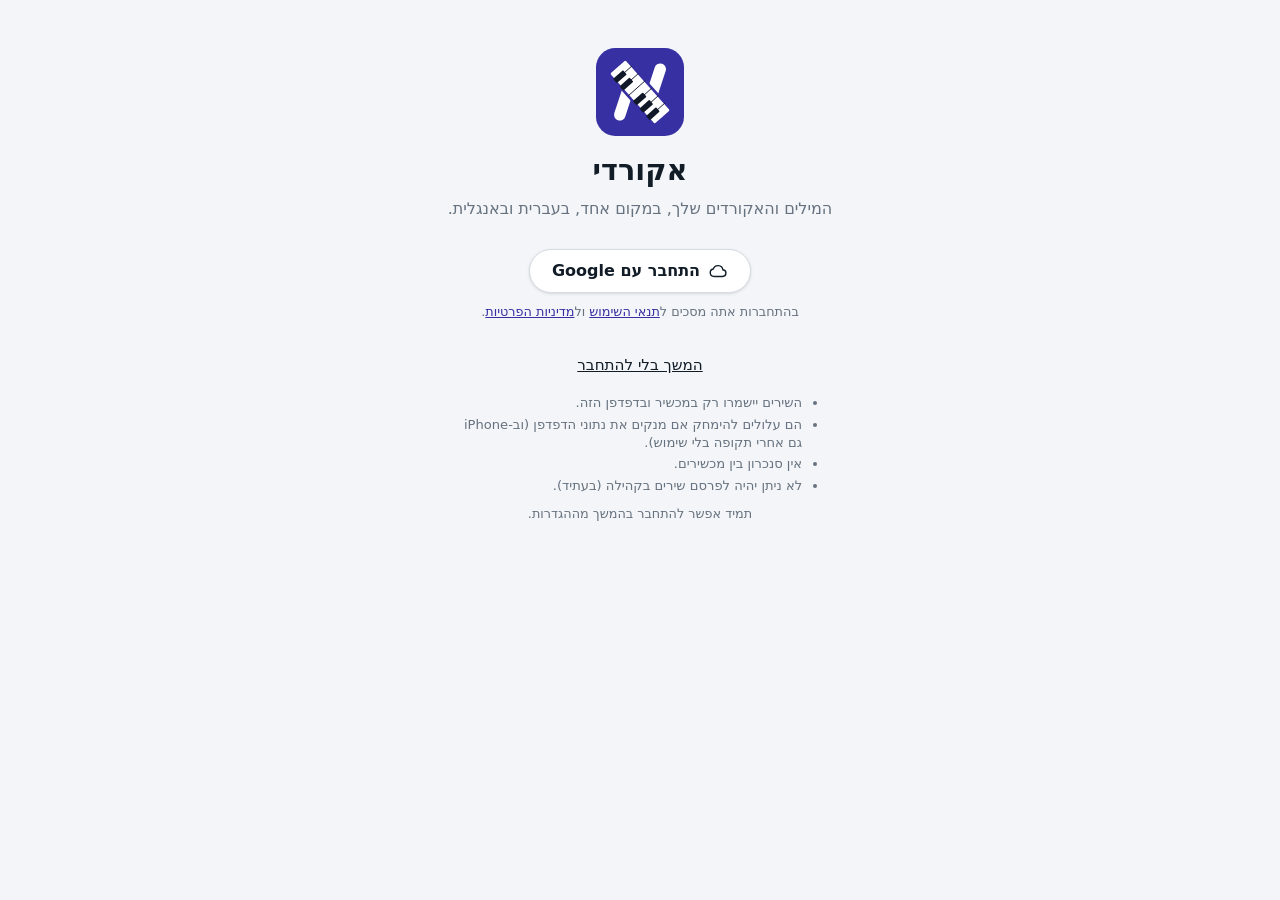
<file: index.html>
<!DOCTYPE html>
<html lang="he" dir="rtl">
<head>
<meta charset="utf-8">
<meta name="viewport" content="width=device-width, initial-scale=1, maximum-scale=1, user-scalable=no, viewport-fit=cover">
<title>אקורדי</title>
<link rel="icon" type="image/svg+xml" href="icon.svg">
<link rel="manifest" href="manifest.webmanifest">
<link rel="apple-touch-icon" href="icons/apple-touch-icon.png">
<meta name="theme-color" content="#f3f5f8">
<script>/* גרסת beta (סביבת בדיקות): כתובת נפרדת, אייקון ושם אחרים */window.BETA=/\.pages\.dev$/.test(location.hostname)||location.port==='8766';if(window.BETA){document.title='אקורדי beta';document.querySelector('link[rel=manifest]').href='manifest-beta.webmanifest';document.querySelector('link[rel=icon]').href='icon-beta.svg';document.querySelector('link[rel=apple-touch-icon]').href='icons/apple-touch-icon-beta.png'}</script>
<meta name="mobile-web-app-capable" content="yes">
<meta name="apple-mobile-web-app-capable" content="yes">
<meta name="apple-mobile-web-app-title" content="אקורדי">
<meta name="apple-mobile-web-app-status-bar-style" content="default">
<script>try{var th=localStorage.getItem('chords_theme');if(th==='light'||th==='dark')document.documentElement.dataset.theme=th}catch(e){}</script>
<style>
:root{color-scheme:light dark}:root[data-theme=light]{color-scheme:light}:root[data-theme=dark]{color-scheme:dark}
:root{--bg:#f3f5f8;--fg:#111c27;--mut:#66727f;--ch:#3730a3;--cd:#fff;--bd:#d6dce4;--hl:#e0e7ff;--gbg:#dcfce7;--gfg:#166534;box-sizing:border-box;padding-top:env(safe-area-inset-top,0px);padding-bottom:env(safe-area-inset-bottom,0px);--chev:url("data:image/svg+xml,%3Csvg xmlns='http://www.w3.org/2000/svg' viewBox='0 0 12 12'%3E%3Cpath d='M2.5 4.5 6 8l3.5-3.5' fill='none' stroke='%2366727f' stroke-width='1.6' stroke-linecap='round' stroke-linejoin='round'/%3E%3C/svg%3E")}
@media (prefers-color-scheme:dark){:root:not([data-theme="light"]){--bg:#10141b;--fg:#e8edf3;--mut:#93a0ad;--ch:#a5b4fc;--cd:#18202b;--bd:#2c3745;--hl:#312e81;--gbg:#143323;--gfg:#86efac;--chev:url("data:image/svg+xml,%3Csvg xmlns='http://www.w3.org/2000/svg' viewBox='0 0 12 12'%3E%3Cpath d='M2.5 4.5 6 8l3.5-3.5' fill='none' stroke='%2393a0ad' stroke-width='1.6' stroke-linecap='round' stroke-linejoin='round'/%3E%3C/svg%3E")}}
:root[data-theme="dark"]{--bg:#10141b;--fg:#e8edf3;--mut:#93a0ad;--ch:#a5b4fc;--cd:#18202b;--bd:#2c3745;--hl:#312e81;--gbg:#143323;--gfg:#86efac;--chev:url("data:image/svg+xml,%3Csvg xmlns='http://www.w3.org/2000/svg' viewBox='0 0 12 12'%3E%3Cpath d='M2.5 4.5 6 8l3.5-3.5' fill='none' stroke='%2393a0ad' stroke-width='1.6' stroke-linecap='round' stroke-linejoin='round'/%3E%3C/svg%3E")}
html{scroll-padding-top:env(safe-area-inset-top,0px)}
body{margin:0;background:var(--bg);color:var(--fg);font-family:system-ui,"Segoe UI",Arial,"Noto Sans Hebrew",sans-serif;line-height:1.4}
#app{max-width:760px;margin:0 auto;padding:0 14px 150px}
.bar{display:flex;align-items:center;gap:8px;padding:10px 0;position:sticky;top:env(safe-area-inset-top,0px);background:var(--bg);z-index:5;border-bottom:1px solid var(--bd)}
.tt{flex:1;font-size:1.1rem;min-width:0;overflow:hidden;text-overflow:ellipsis;white-space:nowrap}
.tt>b,.tt>small{display:block;overflow:hidden;text-overflow:ellipsis}
.sub{font-size:.72rem;font-weight:400;color:var(--mut)}
.ic{font-size:1.1rem;padding:4px 9px}
.bd .cd,.bd .cc{cursor:pointer}
.bd .cd{padding:3px 4px;margin:-3px -4px}
.pop{position:fixed;z-index:20;background:var(--cd);color:var(--fg);border:1px solid var(--bd);border-radius:12px;padding:10px 12px;box-shadow:0 6px 24px rgba(0,0,0,.25);max-width:calc(100vw - 16px)}
.ph{display:flex;align-items:center;gap:8px;margin-bottom:6px}.ph b{font-size:1.1rem;direction:ltr;flex:1}
.px{padding:2px 8px}
.dd{position:relative}
.mn{position:absolute;bottom:calc(100% + 6px);inset-inline-start:0;background:var(--cd);border:1px solid var(--bd);border-radius:10px;padding:4px;display:flex;flex-direction:column;gap:2px;z-index:15;box-shadow:0 6px 24px rgba(0,0,0,.25)}
.mn[hidden]{display:none}
.mi{display:flex;align-items:center;gap:8px;border:0;background:none;padding:6px 10px;border-radius:8px;cursor:pointer;white-space:nowrap}
.mi.on{background:var(--hl)}
.ic svg,.mi svg{width:22px;height:22px;stroke:currentColor;fill:none;stroke-width:1.6;stroke-linecap:round;stroke-linejoin:round}
.pg{display:flex;justify-content:center;direction:ltr}.pn{color:var(--mut);font-size:.85rem;text-align:center;margin-top:6px}
.sxn{direction:ltr;text-align:center;font-size:1.6rem;font-weight:600;color:var(--ch);white-space:pre;padding:2px 16px}
button,select,input,textarea{font:inherit;color:inherit}
.b{background:var(--cd);border:1px solid var(--bd);border-radius:8px;padding:7px 12px;cursor:pointer;text-decoration:none;color:var(--fg)}
.b:focus-visible,input:focus-visible,textarea:focus-visible,.gap:focus-visible{outline:2px solid var(--ch);outline-offset:2px}
.pr{background:var(--ch);color:var(--bg);border-color:var(--ch);font-weight:700}
.on{background:var(--hl);border-color:var(--ch)}
.card{display:flex;align-items:center;gap:10px;background:var(--cd);border:1px solid var(--bd);border-radius:10px;padding:12px;margin:10px 0;cursor:pointer}
.card{-webkit-tap-highlight-color:transparent;transition:background .12s}.card:active:not(:has(.b:active,.dd:active,.mn:active)){background:var(--hl)}
.card .n{flex:1;min-width:0;overflow-wrap:anywhere}.card small{color:var(--mut);display:block}
.em{color:var(--mut);padding:40px 0;text-align:center}
.f{display:block;width:100%;box-sizing:border-box;background:var(--cd);border:1px solid var(--bd);border-radius:8px;padding:9px;margin:8px 0}
textarea.f{min-height:300px;line-height:1.6}
/* חץ אחיד לרשימות נפתחות (אותו חץ גם בכפתור התיקייה), במקום החץ שמשתנה בין טלפונים */
select.f{-webkit-appearance:none;appearance:none;background-image:var(--chev);background-repeat:no-repeat;background-position:left 10px center;background-size:12px;padding-left:30px}
.chev{width:12px!important;height:12px!important;stroke:var(--mut)!important;stroke-width:1.6!important;stroke-linecap:round}
.row{display:flex;gap:8px;align-items:center}.row .f{flex:1}
.row.ctl{flex-wrap:wrap;margin:8px 0}.row.ctl>*{margin:0}.row.ctl .b{flex:none}
.bpw{display:flex!important;align-items:center;flex:1 1 5.5em!important;min-width:5.5em;padding:0 8px!important;cursor:text}.bpw input{border:0;background:none;color:inherit;font:inherit;width:100%;min-width:0;padding:9px 0;outline:none;-moz-appearance:textfield}
.bpw input::-webkit-outer-spin-button,.bpw input::-webkit-inner-spin-button{-webkit-appearance:none;margin:0}.bpw .sfx{color:var(--mut);font-size:.8em;flex:none;line-height:1;align-self:center}
.bpw:focus-within{border-color:var(--ch)}
.row.lkr .f{flex:2;min-width:0}.row.lkr .fpb{flex:1;min-width:0;width:auto;margin:8px 0;padding:9px 8px}.fpb .n{overflow:hidden;text-overflow:ellipsis;white-space:nowrap}
.tabs{display:flex;gap:6px;margin:10px 0}
.hint{color:var(--mut);font-size:.9rem;margin:6px 0 14px}
.ln{position:relative;margin:0 0 .15em;margin-inline-start:2.2em;line-height:1.35;min-height:1.2em}
.hc .w{margin-top:1.1em}
.w{display:inline-block;white-space:nowrap}
/* מילה ארוכה מרוחב השורה (למשל קישור): נשברת לשורה הבאה, והאקורדים נשארים על האותיות שלהם */
.w.brk,.w.brk>.lr{display:inline-flex;flex-wrap:wrap;max-width:100%}.hc .w.brk,.hc .w.brk>.lr{row-gap:1.1em}
.cl{position:relative;display:inline-block;white-space:pre}
.lr{unicode-bidi:isolate}.gl{unicode-bidi:isolate}
.ch{position:absolute;bottom:100%;left:50%;transform:translateX(-50%);font-size:.8em;font-weight:700;line-height:1.2;color:var(--ch);white-space:nowrap;direction:ltr;unicode-bidi:isolate}
.ch{display:flex;gap:.5em}
.cd{position:relative}
.ln[dir=rtl] .ch{flex-direction:row-reverse}
.ln[dir=rtl] .st .ch{left:0;transform:none}
.ln[dir=ltr] .st .ch{left:auto;right:0;transform:none}
.hy{display:inline-block;text-align:center;color:var(--mut);white-space:pre;direction:ltr;unicode-bidi:isolate}
.ed .cd{cursor:grab;touch-action:pan-y;user-select:none;-webkit-user-select:none;-webkit-touch-callout:none;padding:3px 4px;margin:-3px -4px}
.cl.dt{background:var(--hl);outline:2px solid var(--ch)}
.pvr{display:flex;align-items:center;gap:8px;direction:ltr}
.pmid{flex:1;min-width:0;display:flex;align-items:center;justify-content:center;gap:6px}
.pl2{display:flex;gap:6px;align-items:center}
.rw.ltr{direction:ltr}
.sl{min-width:1.4em}
.sl.st{position:absolute;inset-inline-start:-2.2em;width:2em;min-width:0}
.sl.en{margin-inline-start:.45em}
.ed .cl{cursor:pointer;border-radius:3px}.ed .cl:hover{background:var(--hl)}
.ed .sl{outline:1px dashed var(--bd)}
.cl.sel{background:var(--hl);box-shadow:0 0 0 2px var(--ch)}
/* בעריכה הסימון בשורת האקורדים ולא על האות (המשבצות בקצוות נשארות כמו שהן) */
.cl.sel:not(.sl){background:none;box-shadow:none}.cl.sel:not(.sl) .ch{background:var(--hl);box-shadow:0 0 0 2px var(--ch);border-radius:4px;padding:0 3px}
.cl.sel:not(.sl):not(:has(.ch))::before{content:'';position:absolute;bottom:100%;left:50%;transform:translateX(-50%);width:max(100%,14px);height:1.05em;margin-bottom:2px;background:var(--hl);box-shadow:0 0 0 2px var(--ch);border-radius:4px}
.cr{margin:2px 0 6px;margin-inline-start:2.2em}
.hd{display:flex;gap:8px;align-items:center;color:var(--mut);font-size:.8em;margin-bottom:2px}
.bd .cr.lb1{margin-top:1.1em}.bd .cr.lb1:first-child{margin-top:0}
.bd .cr:not(.sec)+.ln:not(.hc){margin-top:.7em}
.cr.sec .hd,.bd .cr .hd{font-weight:700;font-size:.8em;margin-bottom:0}
.cx{display:flex;flex-wrap:wrap;gap:8px 18px;align-items:center;font-weight:700;color:var(--ch);direction:ltr;justify-content:flex-start;font-size:.8em}
.cr.rtl .cx{justify-content:flex-end}.cx.bars{gap:8px 10px}.cx .cbar{color:var(--mut);font-weight:400;opacity:.7}.cc.c1{position:relative}.arw{position:absolute;bottom:100%;left:0;font-weight:400;color:var(--mut);pointer-events:none;line-height:1.3;font-size:1.1em}.cr.arm .cx{margin-top:1.3em}
.cx .cc{font:inherit}
.lb{background:none;border:0;border-bottom:1px dashed var(--bd);flex:1;padding:4px 0;font-size:.85rem}
.er{display:flex;align-items:flex-start;gap:6px}.er>.ln,.er>.cr{flex:1;min-width:0}
.gap{flex:none;width:24px;height:24px;margin-top:.7em;border-radius:50%;border:1px solid var(--bd);background:var(--cd);color:var(--mut);opacity:.65;font-size:15px;line-height:1;cursor:pointer;padding:0}
.gap:hover{opacity:1}
.cb,.tb{position:fixed;inset-inline:0;bottom:0;}
.cb{bottom:var(--kb,0px)}
.cb,.tb{position:fixed;inset-inline:0;background:var(--cd);border-top:1px solid var(--bd);padding:10px 14px calc(10px + env(safe-area-inset-bottom,0px));z-index:9}
.cb{box-sizing:border-box;display:flex;flex-direction:column;gap:6px;max-height:70vh;overflow-y:auto}
.phd{font-size:.75rem;color:var(--mut);text-align:center;margin-top:2px}
.cb .rw{margin:3px 0}
.rw.fit{flex-wrap:nowrap}.rw.fit>*{flex:1 1 0;min-width:0}.rw.fit .b{padding-inline:2px;width:100%}
.sar[hidden]{display:none}
.pside{flex:0 0 46px;display:flex;gap:6px;align-items:center}.pside.r{justify-content:flex-end}
.pmid .pv{min-width:0;overflow:hidden;text-overflow:ellipsis;white-space:nowrap}.pv.pvl{font-size:1.1rem}.pv.pvx{font-size:.95rem}.pmid .pa{padding-inline:7px;min-width:0}
.pv.pv0{color:var(--mut);font-weight:400;font-size:1rem}
.pus{flex-wrap:nowrap;overflow-x:auto;justify-content:center;scrollbar-width:none}
.whs{display:grid;grid-template-columns:.8fr 1.4fr 1fr;gap:6px;direction:ltr}
.wcol{display:flex;flex-direction:column;gap:2px;min-width:0}
.wlb{font-size:.72rem;color:var(--mut);text-align:center}
.wwrap{position:relative;border:1px solid var(--bd);border-radius:10px;overflow:hidden}
.wwrap::before{content:"";position:absolute;inset:28px 0 auto;height:28px;background:var(--hl);border-block:1px solid var(--ch);pointer-events:none}
.wh{position:relative;height:84px;overflow-y:auto;scroll-snap-type:y mandatory;scrollbar-width:none;padding-block:28px;box-sizing:border-box;overscroll-behavior:contain}
.wh::-webkit-scrollbar{display:none}.wh:focus-visible{outline:2px solid var(--ch);outline-offset:-2px}
.wi{height:28px;display:flex;align-items:center;justify-content:center;scroll-snap-align:center;cursor:pointer;color:var(--mut);direction:ltr}
.wi.cur{color:var(--ch);font-weight:700}
.wfd{position:absolute;inset:0;pointer-events:none;background:linear-gradient(var(--cd),transparent 35%,transparent 65%,var(--cd))}
.hdr{padding:0 0 4px}
.icr{display:flex;gap:6px;align-items:center;min-width:0}
.stk{position:sticky;top:env(safe-area-inset-top,0px);z-index:6;background:var(--bg);padding:10px 0 8px}
.stk.sh{box-shadow:0 1px 0 var(--bd)}
.mt{flex:1;min-width:0;overflow:hidden;text-overflow:ellipsis;white-space:nowrap;font-weight:700;font-size:1rem;opacity:0;transition:opacity .2s;padding:0 4px}
.stk.sh .mt{opacity:1}
@media (prefers-reduced-motion:reduce){.mt{transition:none}}
.tvn{background:none;border:0;padding:4px 2px;min-width:2.2em;text-align:center;cursor:pointer;direction:ltr;unicode-bidi:isolate;font-weight:600;color:var(--fg)}
.vctl .g.tone{gap:2px}
.icr .b.ic{width:44px;height:44px;padding:0;display:inline-flex;align-items:center;justify-content:center}
input[type=range],input[type=checkbox]{accent-color:var(--ch)}
html{overflow-x:clip}
.trow{display:flex;align-items:center;gap:8px;margin:12px 0 0}.trow .sti{flex:1;margin:0;min-width:0}
.hl{background:none;border:0;padding:4px;width:44px;height:44px;cursor:pointer;color:var(--mut);display:inline-flex;align-items:center;justify-content:center}
.hl svg{width:22px;height:22px;stroke:currentColor;fill:none;stroke-width:1.8;stroke-linecap:round;stroke-linejoin:round}
.hl.on{color:#e11d48}.hl.on svg{fill:currentColor}
.hl:focus-visible{outline:2px solid var(--ch);outline-offset:2px;border-radius:6px}
.sti{font-size:1.35rem;margin:12px 0 0;line-height:1.25;overflow-wrap:anywhere}
.sar{display:flex;align-items:center;gap:8px;color:var(--mut);font-size:.85rem;margin:2px 0 14px;min-height:1.2em}
.cpt{background:none;color:var(--mut);border:1px solid var(--bd);border-radius:6px;padding:0 7px;font-size:.78rem}
.cpt:empty{display:none}
.bpt{background:none;color:var(--mut);border:1px solid var(--bd);border-radius:6px;padding:0 7px;font-size:.78rem}.bpt:empty{display:none}
.nte{white-space:pre-wrap;font-size:.85rem;color:var(--mut);border-inline-start:3px solid var(--ch);padding:2px 10px;margin:-6px 0 12px}
textarea.f.nta{min-height:0;line-height:1.4;resize:vertical}
.pdfbox .pnote{white-space:pre-wrap;font-size:11px;color:#444!important;margin-top:4px}

.mn.dn{bottom:auto;top:calc(100% + 6px)}
.wel{max-width:420px;margin:0 auto;padding:48px 4px 40px;text-align:center}
.wel h1{font-size:1.8rem;margin:0 0 8px}.wlogo{width:88px;height:88px;display:block;margin:0 auto 14px}.wel .tag{color:var(--mut);margin:0 0 28px}
.gbtn{display:inline-flex;align-items:center;justify-content:center;gap:8px;padding:10px 22px;border-radius:999px;background:var(--cd);color:var(--fg);border:1px solid var(--bd);font-size:1rem;font-weight:600;cursor:pointer;box-shadow:0 1px 3px rgba(0,0,0,.12)}
.gbtn svg{width:20px;height:20px;stroke:currentColor;fill:none;stroke-width:1.7}
.gbtn:focus-visible{outline:2px solid var(--ch);outline-offset:2px}
.wide{display:block;width:100%;padding:12px;font-size:1rem;margin-top:14px}
.insr{display:flex;gap:8px;margin:6px 0 4px}
.insb{flex:1;display:flex;flex-direction:column;align-items:center;gap:4px;padding:10px 4px;font-size:.85rem}
.insb svg{width:28px;height:28px;stroke:currentColor;fill:none;stroke-width:1.6;stroke-linecap:round;stroke-linejoin:round}
.lbl{display:block;text-align:start;font-size:.9rem;margin:14px 0 2px}
.srow{display:flex;gap:6px;align-items:center;margin:4px 0 8px}
.sbox{position:relative;flex:1;min-width:0}.sbox input{width:100%;box-sizing:border-box;margin:0;padding-inline-end:34px}
.sbox .clr{position:absolute;inset-inline-end:4px;top:50%;transform:translateY(-50%);background:none;border:0;color:var(--mut);font-size:1rem;padding:6px;cursor:pointer}
.chips{display:flex;gap:6px;overflow-x:auto;padding:2px 0 8px;scrollbar-width:none;-webkit-overflow-scrolling:touch}.chips::-webkit-scrollbar{display:none}
.chip{flex:none;border-radius:999px;padding:6px 14px;font-size:.9rem;white-space:nowrap}
.chip.add{color:var(--mut);border-style:dashed}
.fsel{display:flex;flex-wrap:wrap;gap:6px;margin:6px 0 10px}
.pick{display:flex;align-items:center;gap:10px;background:var(--cd);border:1px solid var(--bd);border-radius:10px;padding:10px 12px;margin:6px 0;cursor:pointer}
.pick input{width:20px;height:20px}.pick .n{flex:1}.pick small{display:block;color:var(--mut)}
.fol{display:flex;gap:6px;align-items:center;margin:0 0 10px}
.fbtn{display:inline-flex;align-items:center;gap:6px;max-width:60vw}.fbtn span{overflow:hidden;text-overflow:ellipsis;white-space:nowrap}
.fbtn svg{width:20px;height:20px;stroke:currentColor;fill:none;stroke-width:1.7;stroke-linejoin:round;flex:none}
.mn.fl2{max-height:min(50vh,360px);overflow-y:auto;min-width:200px}
.frow{display:flex;align-items:center;gap:2px}.frow .mi{flex:1;text-align:start}
.pin{background:none;border:0;color:var(--mut);padding:6px 8px;cursor:pointer;opacity:.55}.pin.on{color:var(--ch);opacity:1}
.pin svg{width:18px;height:18px;stroke:currentColor;fill:none;stroke-width:1.7;stroke-linejoin:round}.pin.on svg{fill:currentColor}
.dlgw{position:fixed;inset-inline:0;top:var(--vvt,0px);height:var(--vvh,100%);z-index:50;background:rgba(0,0,0,.45);display:flex;align-items:flex-start;justify-content:center;padding:max(16px,min(12vh,80px)) 16px 16px;box-sizing:border-box;overflow-y:auto}
.dlg{background:var(--cd);color:var(--fg);border:1px solid var(--bd);border-radius:14px;padding:18px;width:100%;max-width:360px;box-shadow:0 10px 40px rgba(0,0,0,.35)}
.dlg h3{margin:0 0 8px;font-size:1.1rem}.dlg p{margin:0 0 10px;color:var(--mut);font-size:.95rem}
.dlg .f{margin:6px 0 14px}.dlgb{display:flex;gap:8px;justify-content:flex-end;flex-wrap:wrap}.dlgb.dlgv{flex-direction:column;align-items:stretch}
.danger{background:#dc2626;border-color:#dc2626;color:#fff;font-weight:700}
input[type=search]::-webkit-search-cancel-button,input[type=search]::-webkit-search-decoration{-webkit-appearance:none;appearance:none;display:none}
.dlg .plist{max-height:min(45vh,340px);overflow-y:auto;margin:6px 0 12px}
.dlg .pick{margin:4px 0;padding:8px 10px}
.dvc{background:var(--cd);border:1px solid var(--bd);border-radius:12px;padding:2px 14px;margin:8px 0 14px}.dvc .kv{display:flex;justify-content:space-between;align-items:baseline;gap:12px;padding:9px 0;border-bottom:1px solid var(--bd)}.dvc .kv:last-child{border-bottom:0}.dvc .kv span:first-child{color:var(--mut);font-size:.9rem;flex:none}.dvc .kv span:last-child{text-align:end;overflow-wrap:anywhere}.dvc .kv .ok{color:#16a34a}.dvc .kv .wr{color:#d97706}.dvc .kv .bd{color:#dc2626}.dvc .ac{display:flex;align-items:center;justify-content:space-between;gap:12px;padding:10px 0;border-bottom:1px solid var(--bd)}.dvc .ac:last-child{border-bottom:0}.dvc .ac div{flex:1}.dvc .ac small{display:block;color:var(--mut);font-size:.82rem;margin-top:2px}.dvc .ac .b{flex:none}.dvt .b{flex:1;padding-inline:4px}.betatag{position:fixed;top:env(safe-area-inset-top,0px);left:50%;transform:translateX(-50%);z-index:50;background:#b45309;color:#fff;font:600 10px/1 system-ui,sans-serif;letter-spacing:1px;padding:2px 8px 3px;border-radius:0 0 6px 6px;pointer-events:none}.dvs{position:sticky;top:env(safe-area-inset-top,0px);z-index:6;background:var(--bg);padding-bottom:2px;border-bottom:1px solid var(--bd)}.dvs .bar{position:static;border-bottom:0}.dvs .dvt{margin:2px 0 8px}.dvk.k3{grid-template-columns:repeat(3,1fr)}.dvk.k2{grid-template-columns:repeat(2,1fr)}.k3 .dvt1{padding:10px}.k3 .dvt1 small{font-size:.72rem}.dvr{display:flex;align-items:center;justify-content:space-between;gap:10px;flex-wrap:wrap;margin:10px 0 4px}.dvr .chk{margin:0}.dvfk{display:flex;gap:6px;flex-wrap:wrap;margin:8px 0}.dvl{font-size:.88rem;color:var(--mut);margin:8px 0 0}.dvc>div>input.f{width:100%;margin:0 0 6px}.dvfk .b{padding:6px 10px;font-size:.88rem}.dvsum{background:var(--hl);border-radius:10px;padding:10px 12px;margin:8px 0;font-size:.92rem}.dvsum a{color:var(--ch);font-weight:600}.dvx{display:flex;justify-content:flex-start;padding:4px 0 10px}.b.sm{padding:5px 10px;font-size:.85rem}.kv .b.sm{margin-inline-start:8px}.dvkd{font-weight:600;color:var(--ch)}.dvfe{margin:-4px 0 8px;font-size:.88rem}.cld{max-height:100%;box-sizing:border-box;display:flex;flex-direction:column;max-width:440px}.cld h3,.cld .dlgb{flex:none}.cll{overflow-y:auto;flex:1 1 auto;min-height:0;margin:4px 0 12px}.cli{padding:8px 0;border-bottom:1px solid var(--bd)}.cli:last-child{border-bottom:0}.clh{display:flex;justify-content:space-between;color:var(--mut);font-size:.85rem}.clh b{color:var(--fg)}.cli ul{margin:4px 0 0;padding-inline-start:18px}.cli li{font-size:.9rem;margin:2px 0}.clul{font-size:.8rem;color:var(--ch);margin:6px 0 0;font-weight:600}.clu li{color:var(--ch)}.dvbtn{padding-top:10px}.fbd select{margin:0 0 8px}.cof{display:flex;align-items:center;gap:12px;margin:26px 0 0;padding:14px;border-radius:16px;background:linear-gradient(135deg,#fff7e6,#ffe8c7);border:1px solid #f5d39a;color:#5b3712;text-decoration:none;box-shadow:0 2px 10px rgba(180,110,20,.12);transition:transform .15s}.cof:active{transform:scale(.98)}.cofi{font-size:2rem;line-height:1;flex:none;animation:cofw 3s ease-in-out infinite}@keyframes cofw{0%,100%{transform:rotate(0)}50%{transform:rotate(-8deg)}}.cofb{flex:1;min-width:0}.cofb b{display:block;font-size:.98rem}.cofb small{display:block;font-size:.82rem;line-height:1.4;opacity:.85;margin-top:2px}.cofg{flex:none;background:#ffdd00;color:#3b2408;font-weight:700;font-size:.88rem;padding:8px 13px;border-radius:999px;box-shadow:0 2px 0 #d4a900;white-space:nowrap}@media(prefers-color-scheme:dark){:root:not([data-theme="light"]) .cof{background:linear-gradient(135deg,#2d2213,#3a2a14);border-color:#5c4320;color:#f6dfb8;box-shadow:none}}:root[data-theme="dark"] .cof{background:linear-gradient(135deg,#2d2213,#3a2a14);border-color:#5c4320;color:#f6dfb8;box-shadow:none}.vfoot{text-align:center;color:var(--mut);font-size:.8rem;margin:22px 0 8px;line-height:1.7}.wnl{color:var(--ch);font-size:.85rem;position:relative}.wnl.dot::after{content:'';position:absolute;top:-1px;inset-inline-end:-9px;width:7px;height:7px;border-radius:50%;background:#e11d48}.hq{margin:0 0 8px;width:100%;flex:none}.hsec{border-bottom:1px solid var(--bd)}.hsec:last-child{border-bottom:0}.hh{display:flex;justify-content:space-between;align-items:center;width:100%;background:none;border:0;color:inherit;font:inherit;font-weight:600;padding:11px 2px;cursor:pointer;text-align:start}.hc{color:var(--fg);font-size:1.2rem;line-height:1}.hil{padding:0 2px 10px}.hit{padding:5px 0;font-size:.92rem;line-height:1.45}.hit b{display:block;font-size:.92rem}.hit span{color:var(--mut)}.wns{margin:6px 0 0}.wnh{font-weight:600;font-size:.9rem}.wns ul{margin:2px 0 0;padding-inline-start:18px}.wns li{font-size:.9rem;margin:2px 0}.dve code{display:block;font-size:.8rem;margin:0 0 10px;overflow-wrap:anywhere}.dvk{display:grid;grid-template-columns:repeat(auto-fit,minmax(130px,1fr));gap:8px;margin:8px 0 14px}.dvt1{background:var(--cd);border:1px solid var(--bd);border-radius:12px;padding:12px 14px}.dvt1 b{display:block;font-size:1.6rem;line-height:1.1;font-variant-numeric:tabular-nums}.dvt1 span{color:var(--mut);font-size:.88rem}.dvt1 small{display:block;color:var(--mut);font-size:.78rem;margin-top:2px;white-space:pre-line}.dvch{padding:10px 12px}.dvg{width:100%;height:auto;display:block}.dvg .bar{fill:var(--ch)}.dvg .hit{fill:transparent}.dvg g:hover .bar{opacity:.75}.dvg .ax{stroke:var(--bd);stroke-width:1}.dvax{display:flex;justify-content:space-between;color:var(--mut);font-size:.78rem;margin-top:4px}.dvb{padding:8px 0;border-bottom:1px solid var(--bd)}.dvb:last-child{border-bottom:0}.dvbt{display:flex;justify-content:space-between;gap:10px;font-size:.92rem;margin-bottom:5px}.dvbt span:last-child{color:var(--mut);font-variant-numeric:tabular-nums;white-space:nowrap}.dvbr{height:6px;background:var(--hl);border-radius:3px;overflow:hidden}.dvbr i{display:block;height:100%;background:var(--ch);border-radius:3px}.dvh{display:flex;justify-content:space-between;align-items:center;gap:8px;color:var(--mut);font-size:.88rem;margin:4px 0}.dve2{padding:9px 0;border-bottom:1px solid var(--bd)}.dve2:last-child{border-bottom:0}.dve2 code{display:block;font-size:.82rem;overflow-wrap:anywhere;text-align:left}.dve2 small{color:var(--mut);font-size:.78rem}.dvf{padding:10px 14px}.dvf.dn{opacity:.6}.dvfm{display:flex;justify-content:space-between;gap:10px;flex-wrap:wrap;color:var(--mut);font-size:.82rem}.dvf p{margin:8px 0 10px;white-space:pre-wrap;overflow-wrap:anywhere}.dvc>textarea.f,.dvc>select.f{width:100%;margin:6px 0}.dvc>.row{margin:6px 0 12px;justify-content:flex-end}.fbd textarea{width:100%;resize:vertical;margin:0 0 8px}.fbd .f{margin:0 0 8px}.dve{text-align:center;color:var(--mut);padding:28px 12px}
.ipk .ipt{display:flex;align-items:center;justify-content:space-between;gap:8px;margin:2px 0 4px}.ipk .ipc{color:var(--mut);font-size:.9rem}.ipk .ipx{font-size:.75rem;color:var(--mut);border:1px solid var(--bd);border-radius:6px;padding:1px 6px;white-space:nowrap}.ipk .b:disabled{opacity:.5;cursor:default}
.nfr{display:flex;gap:6px;margin:4px 0}.nfr .f{margin:0;flex:1}
.fpb{display:flex;align-items:center;gap:8px;text-align:start;width:100%}.fpb svg{width:20px;height:20px;stroke:currentColor;fill:none;stroke-width:1.7;flex:none}
.fpb small{display:block;color:var(--mut);font-size:.8rem;overflow:hidden;text-overflow:ellipsis;white-space:nowrap}.fpb .n{flex:1;min-width:0}
.bd .ln,.bd .cr{margin-inline-start:1.1em}
.bd .sl.st{inset-inline-start:-1.1em;width:1em}
.vctl{display:flex;flex-wrap:wrap;align-items:center;gap:6px 16px;margin:2px 0 14px;font-size:.9rem}.vctl .g{display:flex;gap:6px;align-items:center}
.tr1 input[type=range]{flex:0 1 110px;width:110px;min-width:60px}
.tr1 .sgi{height:auto;border-radius:8px;padding:7px 10px}
.seg{display:inline-flex;align-items:stretch;border:1px solid var(--bd);border-radius:12px;overflow:hidden;background:var(--cd);height:40px}
.seg>*{border:0;border-radius:0;background:none;color:var(--fg);font:inherit;display:flex;align-items:center;justify-content:center;padding:0 12px;cursor:pointer;margin:0}
.seg>*+*{border-inline-start:1px solid var(--bd)}
.seg>.on{background:var(--hl);color:var(--ch);font-weight:600}
.seg>*:focus-visible{outline:2px solid var(--ch);outline-offset:-2px}
.seg .val{min-width:44px;flex-direction:column;line-height:1.05;padding:0 8px}
.seg .val small{font-size:10px;color:var(--mut)}.seg .val b{direction:ltr;unicode-bidi:isolate;font-size:15px}
.seg .a1{font-size:13px;font-weight:700}.seg .a2{font-size:20px;font-weight:700}
.sgi{height:40px;border-radius:12px;padding:0 10px}
.vctl{gap:8px 10px}
.pdfbox,.pdfbox *{font-family:PdfAlef,Arial,sans-serif!important}
.pdfbox .ch,.pdfbox .cx,.pdfbox .cc{color:#1e3a8a!important}.pdfbox .hd{color:#555!important}.pdfbox .hc{color:#111!important}.pdfbox .hy{color:#888!important}.pdfbox .cbar{color:#999!important}
.pdfbox .pdfh{margin-bottom:16px}.pdfbox .pt{font-size:20px;font-weight:700}.pdfbox .pt.big{font-size:30px;margin-top:140px}
.pdfbox .pm{font-size:11px;color:#555;margin-top:3px}
.pdfbox .toc{display:flex;justify-content:space-between;gap:12px;font-size:12px;padding:6px 0;border-bottom:1px solid #ddd}.pdfbox .tn{direction:ltr;color:#555}
.pdfbox .pfoot{font-size:8px;color:#888}
.hello{color:var(--mut);margin:2px 0 12px;font-size:.95rem}.brand{display:flex;align-items:center;gap:12px;margin:12px 0}.blogo{width:52px;height:52px;flex:none;border-radius:12px}.btx{min-width:0}.brand .sti{margin:0}.brand .hello{margin:2px 0 0}.mlogo{width:22px;height:22px;vertical-align:middle;margin-inline-end:6px;border-radius:5px}
.legal{font-size:.8rem;color:var(--mut);margin:10px 0 26px}.sec .legal{text-align:center}.cts .f{display:block;width:100%;margin:0 0 8px}.ctok{color:var(--gfg);margin:0 0 8px;font-size:.92rem}.ctr{display:flex;justify-content:flex-end}.devk{display:inline-flex;align-items:center;gap:6px;padding:6px 12px;border-radius:999px;font-size:.92rem;flex:none}.devk svg{width:18px;height:18px;fill:none;stroke:currentColor;stroke-width:1.8;stroke-linecap:round;stroke-linejoin:round}.legal a{color:var(--ch)}
.skip{background:none;border:0;color:var(--fg);text-decoration:underline;cursor:pointer;font-size:.95rem;padding:8px}
.lim{text-align:start;font-size:.82rem;color:var(--mut);margin:10px auto 0;padding-inline-start:1.2em;max-width:340px}.lim li{margin:3px 0}
.chk{display:flex;gap:8px;align-items:flex-start;text-align:start;font-size:.9rem;margin:12px 0}.chk input{margin-top:3px}
.acc{background:var(--cd);border:1px solid var(--bd);border-radius:10px;padding:12px;margin:8px 0}
.cld.ok{color:#16a34a;border-color:#16a34a}.cld.need{color:#d97706;border-color:#d97706}.cld.off{color:var(--mut)}.cld.err{color:#dc2626;border-color:#dc2626}
.cld.busy svg{animation:pul 1s ease-in-out infinite}@keyframes pul{50%{opacity:.35}}
@media (prefers-reduced-motion:reduce){.cld.busy svg{animation:none}}
.wel .nudge{text-align:start;margin:-24px 0 24px}
.mvs h1{font-size:1.5rem}.mvs .tag{direction:ltr;font-weight:600;color:var(--fg)}.mvs .b{display:block;margin:20px auto 8px;min-width:200px}.mvs .bk{margin-top:28px}.mvs .phint{margin-top:6px}.nudge{display:flex;align-items:center;gap:8px;background:var(--hl);border-radius:10px;padding:10px 12px;margin:4px 0 10px;font-size:.9rem}.nudge span{flex:1}
.fab{position:fixed;left:16px;bottom:calc(18px + env(safe-area-inset-bottom,0px));width:58px;height:58px;border-radius:50%;border:0;background:var(--ch);color:var(--bg);box-shadow:0 6px 18px rgba(0,0,0,.3);display:flex;align-items:center;justify-content:center;cursor:pointer;z-index:8}
.fabd{position:fixed;left:16px;bottom:calc(18px + env(safe-area-inset-bottom,0px));z-index:8}.fabd .fab{position:static}.fabd .mn{bottom:calc(100% + 8px)}
.f.bad{border-color:#dc2626;box-shadow:0 0 0 1px #dc2626}
.row.tar{align-items:stretch}.flw{position:relative;flex:1;min-width:0;transition:flex-grow .15s}.flw:first-child{flex:1.4}.flw:focus-within{flex:2.6}
.flw .f{padding:20px 10px 6px}.flw .f::placeholder{color:transparent}.fll{position:absolute;top:13px;inset-inline-start:11px;font-size:.68rem;color:var(--mut);pointer-events:none}
.row.ctl .dtb{padding-inline:9px}
.lnkb{background:none;border:0;padding:0;color:var(--ch);text-decoration:underline;cursor:pointer;font-size:inherit}
.psd{display:flex;flex-direction:column;gap:8px;max-height:calc(100dvh - 32px)}.psd h3{margin:0}.psd .f{margin:0}.psd .dlgb{margin-top:4px}.psd textarea{flex:1;min-height:min(46vh,420px);font-family:ui-monospace,Menlo,Consolas,monospace;font-size:.85rem;white-space:pre;overflow-x:auto}.psd textarea::placeholder{white-space:pre-line;font-family:system-ui,'Segoe UI',Arial,sans-serif}.psd textarea:placeholder-shown{direction:rtl}.phint{margin:0;color:var(--mut);font-size:.82rem;line-height:1.35}.perr{color:#dc2626;margin:0;font-size:.9rem}
.fab svg{width:28px;height:28px;stroke:currentColor;fill:none;stroke-width:2.4;stroke-linecap:round}
.fab:focus-visible{outline:2px solid var(--fg);outline-offset:3px}
.hrt{color:var(--mut)}.hrt.on{color:#e11d48;border-color:#e11d48}
.hrt.on svg{fill:currentColor}
.card .hrt{border:0;background:none;padding:6px}
.mn.le{inset-inline-start:auto;inset-inline-end:0}
.sp{flex:1}
.mrow{display:flex;align-items:center;gap:8px;direction:ltr;padding:4px}
.mrow .b{width:44px;height:40px;padding:0;font-size:1.2rem;touch-action:manipulation;user-select:none;-webkit-user-select:none}
.bpm{min-width:3.2em;text-align:center;font-size:1.5rem;font-weight:700;line-height:1}.bpm small{display:block;font-size:.65rem;font-weight:400;color:var(--mut)}
.mgo{margin:4px;justify-content:center}
.ic.beat{background:var(--ch);color:var(--bg);border-color:var(--ch)}
.ic.live{color:#dc2626;border-color:#dc2626}
.cam{position:fixed;z-index:25;top:calc(80px + env(safe-area-inset-top,0px));left:12px;width:132px;background:var(--cd);border:1px solid var(--bd);border-radius:12px;padding:4px;box-shadow:0 6px 24px rgba(0,0,0,.3);touch-action:none}
.cam video{display:block;width:100%;aspect-ratio:3/4;object-fit:cover;border-radius:8px;transform:scaleX(-1);background:#000}
.cbar{display:flex;align-items:center;justify-content:space-between;gap:4px;margin-top:4px}
.recb{width:38px;height:38px;border-radius:50%;border:3px solid var(--fg);background:#dc2626;padding:0;cursor:pointer}
.recb.on{border-radius:10px;width:34px;height:34px;margin:2px}
.ctm{font-size:.8rem;color:#dc2626;font-variant-numeric:tabular-nums;min-width:2.6em;text-align:center}
.csv{width:100%;margin-top:4px;padding:6px 4px}
.vgh{font-size:1rem;margin:18px 0 6px}
.vit{display:flex;align-items:center;gap:8px;background:var(--cd);border:1px solid var(--bd);border-radius:10px;padding:8px 10px;margin:6px 0}
.vit .n{flex:1;font-size:.9rem}.vit small{display:block;color:var(--mut)}
.vmod{position:fixed;inset:0;z-index:40;background:rgba(0,0,0,.85);display:flex;flex-direction:column;align-items:center;justify-content:center;padding:16px;gap:10px}
.vmod video{max-width:100%;max-height:80vh;border-radius:10px;background:#000}
.mi[disabled]{opacity:.5;cursor:default}
.mh{font-size:.75rem;color:var(--mut);padding:2px 10px 6px;max-width:15em;white-space:normal}
.sec{padding:6px 0}.sh{font-size:1.05rem;margin:16px 0 4px}
.sec .row .b{flex:1}
.bnr{display:flex;align-items:center;gap:10px;background:var(--hl);border-radius:10px;padding:10px 12px;margin:4px 0 10px}.bnr span{flex:1}
.upd{position:fixed;bottom:calc(90px + env(safe-area-inset-bottom,0px));left:50%;transform:translateX(-50%);display:flex;align-items:center;gap:10px;background:var(--fg);color:var(--bg);padding:8px 8px 8px 14px;border-radius:12px;z-index:29;font-size:.9rem;white-space:nowrap;box-shadow:0 4px 14px rgba(0,0,0,.2)}.upd .b{min-height:34px;padding:4px 12px}
.toast{position:fixed;top:calc(12px + env(safe-area-inset-top,0px));left:50%;transform:translateX(-50%);background:var(--fg);color:var(--bg);padding:8px 14px;border-radius:10px;z-index:30;font-size:.9rem;max-width:calc(100vw - 32px)}
.tb{display:flex;flex-direction:column;gap:8px}
.tr1{display:flex;align-items:center;gap:10px;max-width:732px;margin:0 auto;width:100%}

.tr2{display:flex;justify-content:center;gap:8px 22px;flex-wrap:wrap;font-size:.9rem}
.tr2 .g{display:flex;gap:6px;align-items:center}
.sq{width:46px;height:42px;padding:0;display:inline-flex;align-items:center;justify-content:center}
.ic{display:inline-flex;align-items:center;justify-content:center}
.rw{display:flex;flex-wrap:wrap;gap:6px;justify-content:center;margin:6px 0}
.pk{min-width:2.6em;direction:ltr;text-align:center}
.us{background:var(--hl);border-color:var(--ch);color:var(--ch);font-weight:700}
.sep{border:0;border-top:1px solid var(--bd);margin:8px 0}
.msep{border:0;border-top:1px solid var(--bd);margin:3px 6px}.mi.dgr{color:#dc2626}.mi.dgr svg{stroke:#dc2626}.mi[disabled]{opacity:.45}
.mi svg{flex:none}
.pv{font-size:1.4rem;font-weight:700;color:var(--ch);direction:ltr;text-align:center}
.ti{display:flex;flex-wrap:wrap;gap:8px 14px;justify-content:center;align-items:center;font-size:.9rem}
.ti .g{display:flex;gap:6px;align-items:center}.v{min-width:2.2em;text-align:center}
.pl{min-width:3em;font-size:1.1rem}
.tg{position:absolute;top:-14px;inset-inline-start:12px;padding:0 10px;font-size:.8rem}
.cu{display:flex;gap:6px;justify-content:center}.cu input{width:8em;direction:ltr;text-align:center;background:var(--bg);border:1px solid var(--bd);border-radius:8px;padding:6px}
</style>
</head>
<body>
<div id="app"></div>
<script>
// מספר הגרסה מתעדכן אוטומטית בכל עדכון (git pre-commit)
// BETA: סביבת הבדיקות (akordi-dev.pages.dev) – שרת נפרד, קובץ נפרד ב-Drive ופרויקט Google נפרד, כך ששום בדיקה לא נוגעת באפליקציה האמיתית
const BETA=!!window.BETA,LOGO=BETA?'icon-beta.svg':'icon.svg';
// מעבר לכתובת החדשה: הכתובת הישנה (github.io) מעבירה את כל מה שבמכשיר בקישור לכתובת החדשה, בלי שרת. MVTEST: בדיקה מקומית (localhost:8765/?mvtest ← 8767)
const MVTEST=location.hostname==='localhost'&&/[?&]mvtest\b/.test(location.search),NEWURL=MVTEST?'http://localhost:8767/':'https://akordi.jacob-apps.co.il/',OLDHOST=location.hostname==='kobi2132.github.io'||MVTEST,mvIn=/^#m=[zp]/.test(location.hash);
// קישור לשיר ששותף מהכתובת הישנה – ממשיכים איתו לכתובת החדשה, כדי שהשיר לא ילך לאיבוד במסך המעבר
if(OLDHOST&&/^#s=[zp]/.test(location.hash))location.replace(NEWURL+location.hash);
const APPV='0.83b38';
const verName=x=>{x=x||'';let m=x.match(/^(\d+\.\d+)b(\d+)$/);if(m)return 'Akordi '+m[1]+' beta '+m[2];return /^\d+\.\d+$/.test(x)?'Akordi '+x:x?'beta':'–'};
let favOnly=false,galSong=null,incoming=null,linkChk=false,S=[],v='list',cur=null,tab='l',pk=null,t=0,fs=18,sp=3,timer=null,tbc=false,pv='',ins='g',onChord=null,closeP=null;
try{S=JSON.parse(localStorage.getItem('chords_songs')||'[]')}catch(e){}
let prefIns='g',pupd=0,gname='';
let FOL=[],fupd=0,fSel=null,qry='',sortBy='az';
try{FOL=JSON.parse(localStorage.getItem('chords_folders')||'[]')||[];fupd=+localStorage.getItem('chords_fupd')||0}catch(e){}
const saveFol=()=>{try{localStorage.setItem('chords_folders',JSON.stringify(FOL));localStorage.setItem('chords_fupd',String(fupd))}catch(e){}};
const folChanged=()=>{fupd=Date.now();saveFol();markDirty()};
try{const l0=localStorage.getItem('chords_ins');prefIns=l0==='p'||l0==='u'?l0:'g'}catch(e){}
try{pupd=+localStorage.getItem('chords_pupd')||0;gname=localStorage.getItem('chords_name')||''}catch(e){}
ins=prefIns;
const savePrefs=()=>{try{localStorage.setItem('chords_ins',prefIns);localStorage.setItem('chords_pupd',String(pupd))}catch(e){}};
const setPrefs=(o)=>{if(o.ins)prefIns=o.ins;pupd=Date.now();savePrefs();markDirty()};
const myName=()=>acct?(acct.dname||''):gname;
const sv=()=>{try{localStorage.setItem('chords_songs',JSON.stringify(S))}catch(e){}markDirty()};
const A=document.getElementById('app');
const el=(g,c,x)=>{const e=document.createElement(g);if(c)e.className=c;if(x!=null)e.textContent=x;return e};
const btn=(x,f,c,a)=>{const b=el('button',c||'b',x);b.onclick=f;if(a)b.setAttribute('aria-label',a);return b};
const stop=()=>{clearInterval(timer);timer=null};
// ערכים זמניים לכל שיר (BPM במטרונום, מהירות גלילה) – נשמרים רק עד סגירת האפליקציה
const sesB={},sesS={};
const PXS=v=>2*Math.pow(40,v/100),VOF=px=>Math.max(0,Math.min(100,Math.round(100*Math.log(px/2)/Math.log(40))));
const N=['C','C#','D','D#','E','F','F#','G','G#','A','A#','B'],FL={Db:'C#',Eb:'D#',Gb:'F#',Ab:'G#',Bb:'A#'};
const NF=['C','Db','D','Eb','E','F','Gb','G','Ab','A','Bb','B'];
// סקסופון הוא כלי מעביר: אלט ובריטון במי במול (הצליל הכתוב גבוה ב-9 חצאי טונים), טנור וסופרן בסי במול (טון שלם). רק בעמוד השיר, הקאפו נכלל כמו בפסנתר
const SXT={a:9,t:2},SXN={a:'אלט',t:'טנור'};let sx='a';
// הבחירה בעמוד השיר (גם סקסופון) נשמרת רק עד סגירת האפליקציה; אחר כך חוזרים לכלי המועדף. מוחקים בחירה ישנה שנשמרה
try{localStorage.removeItem('chords_sax')}catch(e){}
const sh0=()=>v==='ed'?0:t+((ins==='p'||ins==='s')&&cur?cur.cp||0:0)+(ins==='s'?SXT[sx]:0);
// בסקסופון כותבים בבמולים כשהסולם (לפי האקורד הראשון בשיר) הוא סולם של במולים, כמו שסקסופוניסטים רגילים לקרוא
const flt=k=>{if(ins!=='s'||!cur)return false;
  for(const l of cur.lines)for(const c of l.ty==='c'?l.x:Object.keys(l.c).sort((a,b)=>a-b).flatMap(i=>lc(l,i))){const m=pp(c);if(m.cust||pcOf(m.root+m.acc)<0)continue;
    const p=((pcOf(m.root+m.acc)+k)%12+12)%12;return(/^(m(?!aj)|min|-)/.test(m.typ)?[0,2,3,5,7,10]:[1,3,5,8,10]).includes(p)}
  return false};
const trx=c=>{const k=sh0();if(!k)return c;const nm=flt(k)?NF:N;return c.replace(/[A-G][#b]?/g,m=>nm[(((N.indexOf(FL[m]||m)+k)%12)+12)%12])};
// פישוט אקורדים (Simplify): רק מז'ור/מינור, dim ו-aug נשארים, בלי תוספות ובלי בס. תצוגה בלבד – השיר השמור לא משתנה
const sesSimp={};let pdfSimp=null;
const simpOn=()=>pdfSimp!=null?pdfSimp:(v!=='ed'&&!!cur&&!!sesSimp[cur.id]);
const simpC=c=>{const m=c.match(/^([A-G][#b]?)(.*?)(?:\/[A-G][#b]?)?$/);if(!m)return c;const q=m[2];
  if(/^(dim|°|ø|o(?!\w))/.test(q))return m[1]+'dim';if(/^(aug|\+)/.test(q))return m[1]+'aug';
  return m[1]+(/^(m(?!aj)|min|-)/.test(q)?'m':'')};
const tr=c=>{const r=trx(c);return simpOn()?simpC(r):r};
const chars=s=>Array.from(s),detect=s=>/[\u0590-\u05FF]/.test(s)?'rtl':'ltr';
const lc=(l,k)=>(l.c[k]||'').split(' ').filter(Boolean);
const pp=c=>{const m=c.match(/^([A-G])([#b]?)((?:[^/]|\/9)*)(?:\/([A-G][#b]?))?$/);return m?{root:m[1],acc:m[2],typ:m[3],bass:m[4]||''}:{cust:c}};

/*CH_START*/
const TY={'':[0,4,7],m:[0,3,7],'7':[0,4,7,10],m7:[0,3,7,10],maj7:[0,4,7,11],sus4:[0,5,7],sus2:[0,2,7],dim:[0,3,6],aug:[0,4,8],'6':[0,4,7,9],add9:[0,4,7,14],
  '7sus4':[0,5,7,10],'9':[0,4,7,10,14],maj9:[0,4,7,11,14],'6/9':[0,4,7,9,14],'11':[0,7,10,14,17],'13':[0,4,7,10,14,21],'5':[0,7],
  m6:[0,3,7,9],m9:[0,3,7,10,14],m11:[0,3,7,10,14,17],madd9:[0,3,7,14],mmaj7:[0,3,7,11],m7b5:[0,3,6,10],
  dim7:[0,3,6,9],aug7:[0,4,8,10],'7b5':[0,4,6,10],'7b9':[0,4,7,10,13],'7#9':[0,4,7,10,15]};
// כתיבים נפוצים אחרים של אותם אקורדים (ייבוא והקלדה חופשית) – לתרשים בלבד, השם בשיר לא משתנה
const TAL={M7:'maj7',Maj7:'maj7',ma7:'maj7','Δ':'maj7','Δ7':'maj7',M9:'maj9',Maj9:'maj9',min:'m','-':'m',min7:'m7','-7':'m7',min6:'m6',min9:'m9',
  'ø':'m7b5','ø7':'m7b5','m7-5':'m7b5','°':'dim',o:'dim','°7':'dim7',o7:'dim7','+':'aug','+7':'aug7','7#5':'aug7','7+5':'aug7','7+':'aug7',
  '69':'6/9','6add9':'6/9',sus:'sus4','7sus':'7sus4',mM7:'mmaj7',minmaj7:'mmaj7','m/maj7':'mmaj7',add2:'add9','7-5':'7b5','7-9':'7b9','7+9':'7#9'};
const tyOf=t=>{t=(t||'').replace(/[()]/g,'');const a=Object.hasOwn(TY,t)?t:Object.hasOwn(TAL,t)?TAL[t]:null;return a};
const OPEN=[4,9,2,7,11,4],pcOf=n=>N.indexOf(FL[n]||n);
const OP={'0|':[-1,3,2,0,1,0],'2|':[-1,-1,0,2,3,2],'7|':[3,2,0,0,0,3],'2|m':[-1,-1,0,2,3,1],'0|7':[-1,3,2,3,1,0],'2|7':[-1,-1,0,2,1,2],'7|7':[3,2,0,0,0,1],'11|7':[-1,2,1,2,0,2],'2|m7':[-1,-1,0,2,1,1],'0|maj7':[-1,3,2,0,0,0],'2|maj7':[-1,-1,0,2,2,2],'5|maj7':[-1,-1,3,2,1,0],'7|maj7':[3,2,0,0,0,2],'2|sus2':[-1,-1,0,2,3,0],'2|sus4':[-1,-1,0,2,3,3],'0|add9':[-1,3,2,0,3,0],
  '7|add9':[3,-1,0,2,0,3],'2|7sus4':[-1,-1,0,2,1,3],'2|m7b5':[-1,-1,0,1,1,1],'2|dim7':[-1,-1,0,1,0,1],'2|m6':[-1,-1,0,2,0,1],'2|6':[-1,-1,0,2,0,2]};
const TE={'':[0,2,2,1,0,0],m:[0,2,2,0,0,0],'7':[0,2,0,1,0,0],m7:[0,2,0,0,0,0],maj7:[0,2,1,1,0,0],sus4:[0,2,2,2,0,0],'6':[0,2,2,1,2,0],aug:[0,3,2,1,1,0],add9:[0,2,2,1,0,2],
  '7sus4':[0,2,0,2,0,0],'9':[0,2,0,1,0,2],maj9:[0,2,1,1,0,2],'13':[0,2,0,1,2,0],'5':[0,2,2,null,null,null],
  m6:[0,2,2,0,2,0],m9:[0,2,0,0,0,2],m11:[0,0,0,0,0,2],mmaj7:[0,2,1,0,0,0],m7b5:[0,null,0,0,-1,null],
  dim7:[0,null,-1,0,-1,null],aug7:[0,null,0,1,1,0],'7b9':[0,null,0,1,0,1],'7#9':[0,null,0,1,3,3]};
const TA={'':[null,0,2,2,2,0],m:[null,0,2,2,1,0],'7':[null,0,2,0,2,0],m7:[null,0,2,0,1,0],maj7:[null,0,2,1,2,0],sus4:[null,0,2,2,3,0],sus2:[null,0,2,2,0,0],dim:[null,0,1,2,1,null],aug:[null,0,3,2,2,1],'6':[null,0,2,2,2,2],add9:[null,0,2,4,2,0],
  '7sus4':[null,0,2,0,3,0],'9':[null,0,-1,0,0,0],maj9:[null,0,-1,1,0,null],'6/9':[null,0,-1,-1,0,0],'11':[null,0,0,0,0,0],'13':[null,0,2,0,2,2],'5':[null,0,2,2,null,null],
  m6:[null,0,2,2,1,2],m9:[null,0,-2,0,0,null],m11:[null,0,0,0,1,0],madd9:[null,0,2,4,1,0],mmaj7:[null,0,2,1,1,0],m7b5:[null,0,1,0,1,null],
  dim7:[null,0,1,2,1,2],aug7:[null,0,3,0,2,1],'7b5':[null,0,1,0,2,null],'7b9':[null,0,2,3,2,3],'7#9':[null,0,-1,0,1,null]};
function gs(pc,ty){
  const o=OP[pc+'|'+ty];if(o)return{f:o,r:0};
  const c=[];
  const add=(r,t)=>{if(r+Math.min(...t.filter(x=>x!=null))<0)r+=12;c.push({r,t})};
  if(TE[ty])add((pc-4+12)%12,TE[ty]);
  if(TA[ty])add((pc-9+12)%12,TA[ty]);
  if(!c.length)return null;
  c.sort((x,y)=>x.r-y.r);
  const b=c[0],f=b.t.map(x=>x==null?-1:x+b.r);
  let bar=-1;
  if(b.r>0){const ix=f.map((x,i)=>x===b.r?i:-1).filter(i=>i>=0);if(ix.length>=2&&ix.includes(5)&&f.slice(ix[0]).every(x=>x<0||x>=b.r))bar=ix[0]}
  return{f,r:b.r,bar};
}
function gsvg(g){
  const f=g.f,pos=f.filter(x=>x>0),mn=pos.length?Math.min(...pos):1,mx=pos.length?Math.max(...pos):1,st=mx<=5?1:mn;
  const W=130,H=150,x0=24,dx=16,y0=34,dy=22,X=i=>x0+i*dx;
  let s='<svg viewBox="0 0 '+W+' '+H+'" width="'+W+'" height="'+H+'" role="img" aria-label="תרשים אקורד בגיטרה">';
  for(let i=0;i<=5;i++)s+='<line x1="'+x0+'" y1="'+(y0+i*dy)+'" x2="'+X(5)+'" y2="'+(y0+i*dy)+'" stroke="currentColor" stroke-width="'+(i===0&&st===1?4:1)+'" opacity="'+(i===0&&st===1?1:.5)+'"/>';
  for(let i=0;i<6;i++)s+='<line x1="'+X(i)+'" y1="'+y0+'" x2="'+X(i)+'" y2="'+(y0+5*dy)+'" stroke="currentColor" stroke-width="1"/>';
  if(st>1)s+='<text x="2" y="'+(y0+dy*.7)+'" font-size="12" fill="currentColor">'+st+'</text>';
  f.forEach((v,i)=>{
    if(v<0)s+='<text x="'+X(i)+'" y="'+(y0-8)+'" font-size="12" text-anchor="middle" fill="currentColor">×</text>';
    else if(v===0)s+='<circle cx="'+X(i)+'" cy="'+(y0-11)+'" r="4" fill="none" stroke="currentColor" stroke-width="1.5"/>';
  });
  const cy=v=>y0+(v-st)*dy+dy/2;
  if(g.bar>=0)s+='<line x1="'+X(g.bar)+'" y1="'+cy(g.r)+'" x2="'+X(5)+'" y2="'+cy(g.r)+'" stroke-width="11" stroke-linecap="round" style="stroke:var(--ch)"/>';
  f.forEach((v,i)=>{if(v>0&&!(g.bar>=0&&v===g.r&&i>=g.bar))s+='<circle cx="'+X(i)+'" cy="'+cy(v)+'" r="6" style="fill:var(--ch)"/>'});
  return s+'</svg>';
}
function psvg(pc,iv,bs){
  const w=16,H=80,bw=10,W=14*w,WS=[0,2,4,5,7,9,11],BK={1:0,3:1,6:3,8:4,10:5},on=new Set();
  iv.forEach(i=>{let s=pc+i+(bs!=null?12:0);while(s>=24)s-=12;on.add(s)});
  let a='',b='';
  for(let s=0;s<24;s++){
    const o=Math.floor(s/12),p=s%12,fill=bs!=null&&s===bs?'#d97706':on.has(s)?'var(--ch)':null;
    if(BK[p]===undefined)a+='<rect x="'+((o*7+WS.indexOf(p))*w)+'" y="0" width="'+(w-1)+'" height="'+H+'" rx="2" style="fill:'+(fill||'#fff')+'" stroke="#888"/>';
    else b+='<rect x="'+((o*7+BK[p])*w+w-bw/2)+'" y="0" width="'+bw+'" height="'+(H*.6)+'" rx="2" style="fill:'+(fill||'#222')+'"/>';
  }
  return '<svg viewBox="0 0 '+W+' '+H+'" width="'+W+'" height="'+H+'" role="img" aria-label="תרשים אקורד בפסנתר">'+a+b+'</svg>';
}
const UKE=[7,0,4,9];
// תרשים יוקלילי נמצא בחיפוש על כל האפשרויות – נשמר בזיכרון כדי שלחיצה חוזרת על אקורד תהיה מיידית
const usM={},us=(pc,iv)=>{const k=pc+'|'+iv;return k in usM?usM[k]:(usM[k]=us0(pc,iv))};
function us0(pc,iv){
  let need=[...new Set(iv.map(i=>(pc+i)%12))];
  [7,14].forEach(d=>{if(need.length>4&&iv.includes(d)&&iv.length>2)need=need.filter(p=>p!==(pc+d)%12)});let best=null,bc=1e9;
  for(let a=0;a<=15;a++)for(let b=0;b<=15;b++)for(let c=0;c<=15;c++)for(let d=0;d<=15;d++){
    const f=[a,b,c,d],fr=f.filter(x=>x>0),mx=fr.length?Math.max(...fr):0,mn=fr.length?Math.min(...fr):0;
    if(fr.length&&mx-mn>3)continue;
    const ps=f.map((x,i)=>(UKE[i]+x)%12);
    if(ps.some(p=>!need.includes(p))||need.some(p=>!ps.includes(p)))continue;
    const cost=mx*100+(mx-mn)*10+a+b+c+d;
    if(cost<bc){bc=cost;best=f}
  }
  return best;
}
function usvg(f){
  const pos=f.filter(x=>x>0),mn=pos.length?Math.min(...pos):1,mx=pos.length?Math.max(...pos):1,st=mx<=4?1:mn;
  const W=100,H=130,x0=22,dx=18,y0=30,dy=22,X=i=>x0+i*dx;
  let s='<svg viewBox="0 0 '+W+' '+H+'" width="'+W+'" height="'+H+'" role="img" aria-label="תרשים אקורד ביוקלילי">';
  for(let i=0;i<=4;i++)s+='<line x1="'+x0+'" y1="'+(y0+i*dy)+'" x2="'+X(3)+'" y2="'+(y0+i*dy)+'" stroke="currentColor" stroke-width="'+(i===0&&st===1?4:1)+'" opacity="'+(i===0&&st===1?1:.5)+'"/>';
  for(let i=0;i<4;i++)s+='<line x1="'+X(i)+'" y1="'+y0+'" x2="'+X(i)+'" y2="'+(y0+4*dy)+'" stroke="currentColor" stroke-width="1"/>';
  if(st>1)s+='<text x="2" y="'+(y0+dy*.7)+'" font-size="12" fill="currentColor">'+st+'</text>';
  f.forEach((v,i)=>{
    if(v===0)s+='<circle cx="'+X(i)+'" cy="'+(y0-11)+'" r="4" fill="none" stroke="currentColor" stroke-width="1.5"/>';
    else s+='<circle cx="'+X(i)+'" cy="'+(y0+(v-st)*dy+dy/2)+'" r="6" style="fill:var(--ch)"/>';
  });
  return s+'</svg>';
}
/*CH_END*/
const IC={
 p:'<svg viewBox="0 0 24 24" aria-hidden="true"><rect x="2.5" y="5" width="19" height="14" rx="2"/><path d="M7.2 12v7M12 12v7M16.8 12v7"/><path d="M7.2 5v7M12 5v7M16.8 5v7" stroke-width="3.2"/></svg>',
 g:'<svg viewBox="0 0 24 24" aria-hidden="true"><path d="M14.6 9.4 20.5 3.5M19 2.5l2.5 2.5"/><circle cx="8.8" cy="15.2" r="5"/><circle cx="12.6" cy="11.4" r="3"/><circle cx="9.2" cy="14.8" r="1.2"/></svg>',
 u:'<svg viewBox="0 0 24 24" aria-hidden="true"><path d="M13.5 10.5 19.5 4.5M18 3.5l2.5 2.5"/><circle cx="9" cy="15" r="4.2"/><circle cx="12" cy="12" r="2.4"/><circle cx="9.3" cy="14.7" r="1"/></svg>',
 s:'<svg viewBox="0 0 24 24" aria-hidden="true"><path d="M4.5 3.5 8 5.2c1.7.8 2.5 1.8 2.5 3.6v6.7a3.5 3.5 0 0 0 7 0V11.5"/><path d="M15 9h5l-.8 2.5h-3.4z"/><circle cx="10.5" cy="10.5" r=".7"/><circle cx="10.5" cy="13.5" r=".7"/></svg>'};
const NM={p:'פסנתר',g:'גיטרה',u:'יוקלילי'};

function rc(l,dir,edit,li){
  const hasC=l.x.length>0,pv0=li>0?cur.lines[li-1]:null,first=hasC&&!(pv0&&pv0.ty==='c'&&pv0.x.length),d=el('div','cr '+dir+(l.lab?' lb1':'')+(!hasC&&!edit?' sec':''));
  d.dir=dir;
  const hd=el('div','hd');
  if(edit){const i=el('input','lb');i.placeholder='כותרת (פתיחה, מעבר…)';i.value=l.lab||'';i.oninput=()=>{l.lab=i.value};hd.append(i)}
  else if(l.lab)hd.append(el('span','',l.lab));
  const arw=first&&hasC&&dir==='rtl';
  if(hd.childNodes.length)d.append(hd);
  if(arw&&(edit||!hd.childNodes.length))d.classList.add('arm');
  const r=el('div','cx'+(edit?'':' bars'));
  const bar=()=>{const x=el('span','cbar','|');x.setAttribute('aria-hidden','true');return x};
  if(!edit&&hasC)r.append(bar());
  l.x.forEach((c,j)=>{
    const b=el(edit?'button':'span','cc'+(edit?' b':''),tr(c));
    if(arw&&j===0){b.classList.add('c1');const a=el('span','arw','→');a.title='האקורדים נקראים משמאל לימין';a.setAttribute('aria-label','האקורדים נקראים משמאל לימין');b.append(a)}
    if(!edit)b.onclick=e=>{e.stopPropagation();onChord&&onChord(tr(c),b)};
    if(edit){b.onclick=()=>{pk=Object.assign({li,k:'x',j},pp(c));render()};if(pk&&pk.li===li&&pk.j===j)b.classList.add('on')}
    r.append(b);if(!edit)r.append(bar())});
  if(edit)r.append(btn('+ אקורד',()=>{pk={li,k:'x',j:null};render()},'b'),btn('מחק שורה',()=>{cur.lines.splice(li,1);pk=null;render()},'b'));
  d.append(r);return d;
}

let noClick=0;
function drag(q,li,k,n,z){
  q.onclick=e=>{e.stopPropagation();if(Date.now()<noClick)return;pk=Object.assign({li,k,ei:n},pp(z));render()};
  q.onpointerdown=ev=>{
    const x0=ev.clientX,y0=ev.clientY,rw=e=>{const c=e.closest('.cl');return c.closest('.w.brk')?c:c.closest('.w')},rk=e=>Math.round(rw(e).getBoundingClientRect().top),row=rk(q);
    const cells=[...q.closest('.ln').querySelectorAll('.cl')].filter(c=>rk(c)===row);
    let on=false,tgt=null;
    try{q.setPointerCapture(ev.pointerId)}catch(e){}
    const clr=()=>cells.forEach(c=>c.classList.remove('dt'));
    const mv=m=>{
      const dx=m.clientX-x0,dy=m.clientY-y0;
      if(!on){if(Math.abs(dx)<8||Math.abs(dx)<Math.abs(dy))return;on=true;q.style.opacity='.6'}
      q.style.transform='translateX('+dx+'px)';
      let best=1e9;tgt=null;
      cells.forEach(c=>{const r=c.getBoundingClientRect(),d=Math.abs(r.left+r.width/2-m.clientX);if(d<best){best=d;tgt=c}});
      clr();if(tgt)tgt.classList.add('dt');
    };
    const end=()=>{q.removeEventListener('pointermove',mv);q.removeEventListener('pointerup',up);q.removeEventListener('pointercancel',cx)};
    const up=()=>{end();if(!on)return;noClick=Date.now()+400;clr();
      const k2=tgt?+tgt.dataset.k:k;
      if(k2!==k&&!(k2===-1&&lc(cur.lines[li],-1).length)){const l=cur.lines[li],a=lc(l,k);a.splice(n,1);a.length?l.c[k]=a.join(' '):delete l.c[k];const b=lc(l,k2);b.push(z);l.c[k2]=b.join(' ')}
      render()};
    const cx=()=>{end();if(on){clr();render()}};
    q.addEventListener('pointermove',mv);q.addEventListener('pointerup',up);q.addEventListener('pointercancel',cx);
  };
}

function rl(l,dir,edit,li){
  if(l.ty==='c')return rc(l,dir,edit,li);
  const d=el('div','ln'+(edit?' ed':'')),cs=chars(l.t);d.dir=dir;
  if(edit||Object.keys(l.c).some(k=>+k<=cs.length&&l.c[k]))d.classList.add('hc');
  const cell=(i,x,slot)=>{
    const c=el('span','cl'+(slot?' sl '+slot:'')),a=lc(l,i);
    c.dataset.k=i;
    if(a.length){const h=el('span','ch');a.forEach((z,n)=>{const q=el('span','cd',tr(z));if(edit)drag(q,li,i,n,z);else q.onclick=e=>{e.stopPropagation();onChord&&onChord(tr(z),q)};h.append(q)});c.append(h)}
    c.append(el('span','tx',x));
    if(edit){c.onclick=()=>{if(Date.now()<noClick)return;const a0=lc(l,i);pk=(a0.length&&i!==cs.length)?Object.assign({li,k:i,ei:0},pp(a0[0])):{li,k:i};render()};if(pk&&pk.li===li&&pk.k===i&&pk.j==null)c.classList.add('sel')}
    return c};
  const C=cs.map((ch,i)=>cell(i,ch===' '?'\u00a0':ch));
  const st=(edit||lc(l,-1).length)?cell(-1,'\u00a0','st'):null;if(st)st.dir=dir;const en=(edit||lc(l,cs.length).length)?cell(cs.length,'\u00a0','en'):null;
  const W=[];let a=0;cs.forEach((ch,i)=>{if(ch===' '||i===cs.length-1){W.push([a,i]);a=i+1}});if(!W.length)W.push([0,-1]);
  const wOf=i=>W.findIndex(x=>i>=x[0]&&i<=x[1]),od=dir==='rtl'?'ltr':'rtl';
  const mkW=(s,e,first,last)=>{const w=el('span','w');if(first&&st)w.append(st);
    let i=s;while(i<=e){const r=R.find(x=>x[0]<=i&&i<=x[1]&&wOf(x[0])===wOf(x[1]));
      if(r){const q=el('span','lr');q.dir=od;for(let j=i;j<=Math.min(r[1],e);j++)q.append(C[j]);w.append(q);i=Math.min(r[1],e)+1}else{w.append(C[i]);i++}}
    if(last&&en)w.append(en);return w};
  const R=fruns(cs,dir),nW=W.length;let k=0;
  while(k<nW){
    const g=R.find(x=>wOf(x[0])===k&&wOf(x[1])>k);
    if(!g){d.append(mkW(W[k][0],W[k][1],k===0,k===nW-1));if(k<nW-1)d.append(' ');k++;continue}
    const k2=wOf(g[1]),pre=g[0]>W[k][0],post=g[1]<W[k2][1];
    const gl=el('span','gl'),lr=el('span','lr');lr.dir=od;
    if(pre)gl.append(mkW(W[k][0],g[0]-1,k===0,false));
    for(let j=k;j<=k2;j++){lr.append(mkW(j===k?g[0]:W[j][0],j===k2?g[1]:W[j][1],j===0&&!pre,false));if(j<k2)lr.append(' ')}
    gl.append(lr);
    if(post)gl.append(mkW(g[1]+1,W[k2][1],false,k2===nW-1));else if(k2===nW-1&&en){const w1=el('span','w');w1.append(en);gl.append(w1)}
    d.append(gl);if(k2<nW-1)d.append(' ');k=k2+1;
  }
  return d;
}
const isRc=c=>/[\u0590-\u05FF\uFB1D-\uFB4F]/.test(c),isLc=c=>/[A-Za-z0-9\u00C0-\u024F]/.test(c);
function fruns(cs,dir){const f=dir==='rtl'?isLc:isRc,o=dir==='rtl'?isRc:isLc,r=[];let s=-1,e=-1;
  cs.forEach((c,i)=>{if(f(c)){if(s<0)s=i;e=i}else if(o(c)&&s>=0){r.push([s,e]);s=-1}});if(s>=0)r.push([s,e]);return r}

function fix(root){
  root.querySelectorAll('.hy').forEach(e=>e.remove());
  root.querySelectorAll('.ln').forEach(d=>{const W=d.clientWidth;d.querySelectorAll('.w').forEach(w=>{if(w.classList.contains('brk'))w.classList.remove('brk');if(w.offsetWidth>W)w.classList.add('brk')})});
  root.querySelectorAll('.ln.hc').forEach(d=>{
    d.style.marginInlineStart='';const s00=d.querySelector('.cl.st');if(s00)s00.style.insetInlineStart='';
    const rtl=d.dir==='rtl',fz=parseFloat(getComputedStyle(d).fontSize),
      cs=[...d.querySelectorAll('.cl')].filter(c=>c.querySelector('.ch')),top=c=>Math.round((c.closest('.w.brk')?c:c.closest('.w')).getBoundingClientRect().top);
    const s0=cs[0];
    if(s0&&s0.classList.contains('st')){
      const x=s0.querySelector('.ch').getBoundingClientRect(),s1=cs[1];let o=0;
      if(s1&&top(s0)===top(s1)){const y=s1.querySelector('.ch').getBoundingClientRect();o=Math.max(0,rtl?y.right+4-x.left:x.right+4-y.left)}
      const mg=d.closest('.bd')?1.1:2.2,base=fz*mg,M=Math.max(base,o+x.width+fz*.2-14);
      if(o>0)s0.style.insetInlineStart='calc(-'+mg+'em - '+Math.ceil(o)+'px)';
      if(M>base)d.style.marginInlineStart=Math.ceil(M)+'px';
    }
    const cx=c=>{const r=c.querySelector('.tx').getBoundingClientRect();return r.left+r.width/2};
    const rows={};cs.filter(c=>!c.classList.contains('st')).forEach(c=>{(rows[top(c)]=rows[top(c)]||[]).push(c)});
    Object.values(rows).forEach(rw=>{rw.sort((p,q)=>rtl?cx(q)-cx(p):cx(p)-cx(q));
      for(let i=0;i<rw.length-1;i++){
        const a=rw[i],b=rw[i+1],x=a.querySelector('.ch').getBoundingClientRect(),y=b.querySelector('.ch').getBoundingClientRect();
        const vr=cx(b)<cx(a),need=vr?y.right+4-x.left:x.right+4-y.left;
        if(need<=0)continue;
        const fw=(getComputedStyle(a.parentElement).direction==='rtl')===vr,nx=fw?a.nextElementSibling:a.previousElementSibling,nb='\u00a0',
          hy=!a.classList.contains('sl')&&a.querySelector('.tx').textContent!==nb&&nx&&nx.classList.contains('cl')&&!nx.classList.contains('sl')&&nx.querySelector('.tx').textContent!==nb;
        const sp=el('span','hy',hy?'-':'');
        sp.style.width=Math.ceil(hy?Math.max(need,fz*.45):need)+'px';
        fw?a.after(sp):a.before(sp);
      }});
  });
}
// חישוב מחדש רק כשהרוחב משתנה (בטלפון גם הסתרת שורת הכתובת בזמן גלילה שולחת resize), ולכל היותר פעם בפריים
let rzW=innerWidth,rzF=0;window.addEventListener('resize',()=>{if(rzF||innerWidth===rzW)return;rzF=requestAnimationFrame(()=>{rzF=0;rzW=innerWidth;fix(A)})});

function sync(){
  if(cur.raw==null)return;
  if(!cur.dset)cur.dir=detect(cur.raw);
  const oT=cur.lines.filter(l=>l.ty!=='c'),cl=[];let n=0;
  cur.lines.forEach(l=>{l.ty==='c'?cl.push({a:n,l}):n++});
  const nTx=cur.raw.replace(/\r/g,'').split('\n'),A=chars(oT.map(l=>l.t).join('\n')),B=chars(nTx.join('\n'));
  // מיקום תחילת כל שורה, בטקסט הישן ובחדש
  const oS=[],nS=[],nL=nTx.map(x=>chars(x).length);let q=0;oT.forEach(l=>{oS.push(q);q+=chars(l.t).length+1});q=0;nL.forEach(x=>{nS.push(q);q+=x+1});
  const {m,drop}=lineMap(oT.map(l=>l.t),nTx,oS,nS,A,B),ins=new Int32Array(A.length+1);ins[A.length]=B.length;
  for(let i=A.length-1;i>=0;i--)ins[i]=m[i]>=0?m[i]:ins[i+1];
  // תו שנמחק: אם במקומו נכנס תו אחר (החלפת אות) – לתו החדש, אחרת לתו הבא ששרד
  const pm=new Int32Array(A.length);{let lj=-1;for(let i=0;i<A.length;i++){pm[i]=lj<0?i:m[lj]+(i-lj);if(m[i]>=0)lj=i}}
  const tgt=o=>m[o]>=0?m[o]:pm[o]<ins[o]?pm[o]:ins[o];
  const lineAt=p=>{let L=0;while(L<nS.length-1&&nS[L+1]<=p)L++;return L};
  const out=nTx.map(t=>({t,c:{}})),before=nTx.map(()=>[]),after=[];
  const put=(L,k,ch)=>{const c=out[L].c;if(k===-1&&c[-1]){k=0}c[k]=c[k]?c[k]+' '+ch:ch};
  // אקורד על אות במיקום p בטקסט החדש (אם p נופל על רווח או סוף שורה – לאות הקרובה)
  const onChar=(p,ch,skip)=>{if(p>=B.length)p=Math.max(0,B.length-1);let L=lineAt(p),col=p-nS[L];
    if(skip)while(col<nL[L]&&B[nS[L]+col]===' ')col++;
    if(col>=nL[L])col=nL[L]?nL[L]-1:0;put(L,col,ch)};
  // גבול של תחילת שורה ישנה i: מחזיר {L} אם השורה עדיין מתחילה שורה, אחרת {p} מיקום באמצע שורה
  const bound=i=>{if(i>=oT.length)return{end:1};
    const f=oT[i].t.length&&m[oS[i]]>=0?m[oS[i]]:-1;if(f>=0){const L=lineAt(f);return f===nS[L]?{L}:{p:f}}
    if(i===0)return{L:0};const nl=oS[i]-1;return m[nl]>=0?{L:lineAt(m[nl]+1)}:{p:ins[nl]}};
  // אקורד שהאות שלו נמחקה: אם האות שהוא עובר אליה כבר תפוסה – לרווח שלפני המילה (או לשוליים בתחילת שורה)
  const moved=(p,ch,avoid)=>{if(p>=B.length)p=Math.max(0,B.length-1);const L=lineAt(p);let col=p-nS[L];if(col>=nL[L])col=nL[L]?nL[L]-1:0;
    if(avoid&&out[L].c[col]){let s=col;while(s>0&&B[nS[L]+s-1]!==' ')s--;if(s>0)col=s-1;else if(!out[L].c[-1])col=-1}
    put(L,col,ch)};
  const gap=(p,ch)=>{if(p>0&&B[p-1]===' ')p--;onChar(p,ch,false)};  // איחוד שורות: לרווח בין החלקים
  const late=[];
  // שלב 1: אקורדים שהאות שלהם קיימת. שלב 2 (late): אקורדים שזזו, כדי שלא ידרסו את הקיימים
  oT.forEach((l,i)=>{const len=chars(l.t).length;if(drop[oS[i]])return;
    Object.keys(l.c).forEach(k=>{const ch=l.c[k];if(!ch)return;k=+k;
      if(k===-1){const b=bound(i);if(b.L!=null)put(b.L,-1,ch);else if(b.end)put(out.length-1,-1,ch);else late.push(()=>gap(b.p,ch));return}
      if(k>=len){const nl=oS[i]+len;
        if(nl>=A.length||m[nl]>=0){const L=nl>=A.length?out.length-1:lineAt(m[nl]);put(L,nL[L],ch)}else late.push(()=>gap(ins[nl],ch));return}
      const o=oS[i]+k;if(m[o]>=0)onChar(m[o],ch,false);else late.push(()=>{const p=tgt(o);moved(p,ch,p===ins[o])})})});
  late.forEach(f=>f());
  // שורות אקורדים קיימות, ושורות מילים שנמחקו כולן – האקורדים שלהן הופכים לשורת אקורדים במקומן
  const lab=w=>(cur.dir==='ltr'?['Intro','Interlude','Outro']:['פתיחה','מעבר','סיום'])[w];
  const place=(b,l)=>{if(b.end)after.push(l);else before[b.L!=null?b.L:lineAt(b.p)].push(l)};
  let ti=0;
  cur.lines.forEach(l=>{
    if(l.ty==='c'){place(bound(ti),l);return}
    if(drop[oS[ti]]){const x=[];Object.keys(l.c).map(Number).sort((a,b)=>a-b).forEach(k=>x.push(...lc(l,k)));
      if(x.length){let j=ti+1;while(j<oT.length&&drop[oS[j]])j++;const b=bound(j),L=b.end?-1:b.L!=null?b.L:lineAt(b.p);
        place(b,{ty:'c',x,lab:lab(L<0?2:L===0?0:1)})}}
    ti++});
  const res=[];out.forEach((x,i)=>{res.push(...before[i],x)});res.push(...after);
  cur.lines=res;cur.raw=null;
}
// השוואה ברמת שורות: שורות זהות מותאמות אחת לאחת, ורק בקטעים שהשתנו משווים תו-תו. שורה שנמחקה כולה מסומנת ב-drop
function lineMap(oL,nL,oS,nS,A,B){
  const m=new Int32Array(A.length).fill(-1),drop=new Uint8Array(A.length+1),a=oL.length,b=nL.length,W=b+1,D=new Uint16Array((a+1)*W);
  for(let i=a-1;i>=0;i--)for(let j=b-1;j>=0;j--)D[i*W+j]=oL[i]===nL[j]?D[(i+1)*W+j+1]+1:Math.max(D[(i+1)*W+j],D[i*W+j+1]);
  const pairs=[];let i=0,j=0;while(i<a&&j<b){if(oL[i]===nL[j]){pairs.push([i,j]);i++;j++}else if(D[(i+1)*W+j]>=D[i*W+j+1])i++;else j++}
  pairs.push([a,b]);let pi=-1,pj=-1;
  const end=(S,L,k)=>S[k]+chars(L[k]).length;
  pairs.forEach(([ci,cj])=>{
    const i0=pi+1,j0=pj+1;
    if(ci>i0){const s=oS[i0],e=end(oS,oL,ci-1);
      if(cj>j0){const t=nS[j0],f=end(nS,nL,cj-1),mm=lcsMap(A.slice(s,e),B.slice(t,f));mm.forEach((x,k)=>{if(x>=0)m[s+k]=t+x})}
      else for(let k=s;k<=e;k++)drop[k]=1;}
    if(ci<a){const s=oS[ci],t=nS[cj],n=chars(oL[ci]).length;for(let k=0;k<n;k++)m[s+k]=t+k;
      if(ci<a-1&&cj<b-1)m[s+n]=t+n;
      if(ci>0&&cj>0&&!drop[s-1])m[s-1]=t-1;}
    pi=ci;pj=cj});
  return{m,drop};
}
// השוואה בין טקסט ישן לחדש: לכל תו ישן – המיקום שלו בטקסט החדש, או -1 אם נמחק
function lcsMap(a,b){
  const m=new Int32Array(a.length).fill(-1);let p=0,s=0;
  while(p<a.length&&p<b.length&&a[p]===b[p]){m[p]=p;p++}
  while(s<a.length-p&&s<b.length-p&&a[a.length-1-s]===b[b.length-1-s]){m[a.length-1-s]=b.length-1-s;s++}
  const n=a.length-p-s,k=b.length-p-s;if(!n||!k)return m;
  if(n*k>4e6){for(let i=0;i<n;i++)m[p+i]=p+Math.min(k-1,Math.floor(i*k/n));return m}
  const W=k+1,D=new Uint16Array((n+1)*W);
  for(let i=n-1;i>=0;i--)for(let j=k-1;j>=0;j--)D[i*W+j]=a[p+i]===b[p+j]?D[(i+1)*W+j+1]+1:Math.max(D[(i+1)*W+j],D[i*W+j+1]);
  let i=0,j=0;while(i<n&&j<k){if(a[p+i]===b[p+j]){m[p+i]=p+j;i++;j++}else if(D[(i+1)*W+j]>=D[i*W+j+1])i++;else j++}
  return m;
}

const heartBtn=(s,cls)=>{const b=ibt('heart',e=>{e.stopPropagation();s.fav=!s.fav||undefined;s.mu=Date.now();sv();upd()},cls);
  const upd=()=>{b.classList.toggle('on',!!s.fav);b.setAttribute('aria-label',s.fav?'הסר מהמועדפים':'הוסף למועדפים');b.setAttribute('aria-pressed',s.fav?'true':'false')};upd();return b};
const norm=s=>(s||'').toLowerCase().replace(/[֑-ׇ]/g,'');
const lyr=s=>s.lines.filter(l=>l.ty!=='c').map(l=>l.t).join(' ');
const SORTS=[['az','לפי שם (א-ב)','abc'],['artist','לפי אמן','user'],['new','נוספו לאחרונה','plus'],['edit','נערכו לאחרונה','edit']];
const sortFn={az:(a,b)=>a.title.localeCompare(b.title,'he'),artist:(a,b)=>(a.artist||'￿').localeCompare(b.artist||'￿','he')||a.title.localeCompare(b.title,'he'),new:(a,b)=>(b.ad||b.id)-(a.ad||a.id),edit:(a,b)=>(b.upd||0)-(a.upd||0)};
let dlgClose=null;
function dlg(o){return new Promise(res=>{
  if(dlgClose)dlgClose(null);
  const w=el('div','dlgw'),d=el('div','dlg');d.setAttribute('role','dialog');d.setAttribute('aria-modal','true');
  d.append(el('h3','',o.title));if(o.text)d.append(el('p','',o.text));
  let inp=null;if(o.input!=null){inp=el('input','f');inp.value=o.input;inp.maxLength=o.max||80;if(o.ro)inp.readOnly=true;d.append(inp)}
  let cb=null;
  const done=v2=>{w.remove();document.removeEventListener('keydown',kd,true);dlgClose=null;res(v2)};
  const ok=()=>{if(inp&&!o.ro){const x=inp.value.trim();if(!x){inp.focus();return}done(x)}else done(o.check?{checked:!!(cb&&cb.checked)}:true)};
  const kd=e=>{if(e.key==='Escape'){e.preventDefault();done(null)}else if(e.key==='Enter'){e.preventDefault();ok()}};
  const okc=o.danger?'danger':o.okPlain?'':'pr',okb=o.icons?ibt('ok',ok,'b ic '+okc,o.ok||'אישור'):btn(o.ok||'אישור',ok,'b '+okc);
  if(o.check){const lb=el('label','chk');cb=el('input');cb.type='checkbox';cb.checked=!!o.check.on;lb.append(cb,el('span','',o.check.label));d.append(lb);
    if(o.check.ok)cb.onchange=()=>{okb.textContent=cb.checked?o.check.ok:(o.ok||'אישור');okb.className='b '+(cb.checked?'danger':okc)}}
  // כפתור ראשי אחד בחלון: altPlain / okPlain – הבחירה השנייה בכפתור לבן. שלוש בחירות – זו מתחת לזו, המומלצת למעלה
  const b=el('div','dlgb'+(o.alt&&!o.noCancel?' dlgv':'')),altb=o.alt?btn(o.alt,()=>done(o.check?{alt:true,checked:!!(cb&&cb.checked)}:'alt'),'b'+(o.altPlain?'':' pr')):null;
  if(altb&&!o.altPlain)b.append(altb);b.append(okb);if(altb&&o.altPlain)b.append(altb);if(!o.noCancel)b.append(o.icons?ibt('close',()=>done(null),'b ic',o.cancel||'ביטול'):btn(o.cancel||'ביטול',()=>done(null),'b'));
  d.append(b);w.append(d);w.onclick=e=>{if(e.target===w)done(null)};document.body.append(w);
  document.addEventListener('keydown',kd,true);dlgClose=done;
  setTimeout(()=>{if(inp){inp.focus();inp.select()}else b.firstChild.focus()},30);
})}
function folderPicker(s,after){
  if(dlgClose)dlgClose(null);
  const w=el('div','dlgw'),d=el('div','dlg');d.setAttribute('role','dialog');d.setAttribute('aria-modal','true');
  d.append(el('h3','','הוסף לתיקייה'));
  const nfr=el('div','nfr'),ni=el('input','f');ni.placeholder='שם תיקייה חדשה';ni.maxLength=40;
  const mk=()=>{const n=ni.value.trim().slice(0,40);if(!n)return;const f={id:Date.now(),name:n};FOL.push(f);folChanged();s.fo=(s.fo||[]).concat(f.id);ni.value='';draw()};
  ni.onkeydown=e=>{if(e.key==='Enter'){e.preventDefault();mk()}};
  const cb=ibt('folderPlus',mk,'b ic','צור תיקייה');nfr.append(ni,cb);
  const pl=el('div','plist');
  const draw=()=>{pl.textContent='';
    if(!FOL.length){pl.append(el('div','hint','עוד אין תיקיות. כתוב שם למעלה כדי ליצור.'));return}
    [...FOL].sort((a,b)=>(!!b.pin-!!a.pin)||a.name.localeCompare(b.name,'he')).forEach(f=>{
      const r=el('label','pick'),c=el('input');c.type='checkbox';c.checked=(s.fo||[]).includes(f.id);
      c.onchange=()=>{const a=(s.fo||[]).filter(x=>x!==f.id);if(c.checked)a.push(f.id);s.fo=a.length?a:undefined};
      r.append(c,el('span','n',f.name));pl.append(r)})};
  const done=()=>{w.remove();document.removeEventListener('keydown',kd,true);dlgClose=null;if(after)after()};
  const kd=e=>{if(e.key==='Escape'){e.preventDefault();done()}};
  const b=el('div','dlgb');b.append(btn('סיום',done,'b pr'));
  d.append(nfr,pl,b);w.append(d);w.onclick=e=>{if(e.target===w)done()};document.body.append(w);
  document.addEventListener('keydown',kd,true);dlgClose=()=>done();draw();
}
// חלון בחירת שירים בייבוא מקובץ (תיקייה ששלחו לך או גיבוי): כולם מסומנים מראש; שיר שכבר קיים מסומן רק אם הגרסה בקובץ חדשה יותר
function importPick(arr,fl){return new Promise(res=>{
  if(dlgClose)dlgClose(null);
  const w=el('div','dlgw'),d=el('div','dlg ipk');d.setAttribute('role','dialog');d.setAttribute('aria-modal','true');
  const fn=fl.length===1?fl[0].name:null;
  d.append(el('h3','',fn?'ייבוא התיקייה "'+fn+'"':'ייבוא שירים'));
  const ex=x=>S.find(y=>y.id===x.id),newer=x=>{const e=ex(x);return !e||(x.upd||0)>(e.upd||0)};
  const sel=new Set(arr.filter(newer).map(x=>x.id));
  const tb=el('div','ipt'),cnt=el('span','ipc'),all=btn('',()=>{if(sel.size===arr.length)sel.clear();else arr.forEach(x=>sel.add(x.id));draw()},'b');
  tb.append(cnt,all);
  const pl=el('div','plist'),boxes=[];
  arr.forEach(x=>{const r=el('label','pick'),c=el('input');c.type='checkbox';
    c.onchange=()=>{if(c.checked)sel.add(x.id);else sel.delete(x.id);draw()};
    const n=el('span','n',x.title||'(בלי שם)');if(x.artist)n.append(el('small','',x.artist));
    r.append(c,n);const e=ex(x);if(e)r.append(el('span','ipx',newer(x)?'קיים – יעודכן':'כבר קיים'));
    pl.append(r);boxes.push([c,x.id])});
  const done=v2=>{w.remove();document.removeEventListener('keydown',kd,true);dlgClose=null;res(v2)};
  const kd=e=>{if(e.key==='Escape'){e.preventDefault();done(null)}};
  const okb=btn('',()=>{if(sel.size)done(new Set(sel))},'b pr');
  const b=el('div','dlgb');b.append(okb,btn('ביטול',()=>done(null),'b'));
  function draw(){boxes.forEach(([c,id])=>c.checked=sel.has(id));cnt.textContent='נבחרו '+sel.size+' מתוך '+arr.length;
    all.textContent=sel.size===arr.length?'נקה הכל':'בחר הכל';okb.textContent=sel.size?'ייבא ('+sel.size+')':'ייבא';okb.disabled=!sel.size}
  d.append(tb,pl,b);w.append(d);w.onclick=e=>{if(e.target===w)done(null)};document.body.append(w);
  document.addEventListener('keydown',kd,true);dlgClose=()=>done(null);draw();setTimeout(()=>okb.focus(),30);
})}
function newFolder(after){dlg({title:'תיקייה חדשה',input:'',max:40,ok:'צור'}).then(n=>{if(!n)return;const f={id:Date.now(),name:n.slice(0,40)};FOL.push(f);folChanged();if(after)after(f)})}
let titleObs=null;
function stickTitle(bar,h1,mt){
  if(titleObs)titleObs.disconnect();
  if(!('IntersectionObserver' in window))return;
  titleObs=new IntersectionObserver(es=>{es.forEach(e=>{const on=!e.isIntersecting&&e.boundingClientRect.top<0;bar.classList.toggle('sh',on);mt.setAttribute('aria-hidden',on?'false':'true')})},{threshold:0});
  titleObs.observe(h1);
}
function list(){
  const hdr=el('div','hdr'),icr=el('div','icr');
  icr.append(ibt('film',()=>{galSong=null;v='gal';render()},'b ic','הסרטונים שלי'),ibt('gear',()=>{v='set';render()},'b ic','הגדרות'),ibt('help',()=>helpDlg(),'b ic','מדריך מהיר'));
  const mt0=el('span','mt'),ml=el('img','mlogo');ml.src=LOGO;ml.alt='';mt0.append(ml,'אקורדי');mt0.setAttribute('aria-hidden','true');icr.prepend(mt0);icr.classList.add('stk');
  if(acct){const cb=ibt('cloud',()=>{if(cloudSt==='off'){toast('אין חיבור לאינטרנט. השירים נשמרים בטלפון ויסונכרנו כשהחיבור יחזור',3500);return}if(cloudSt==='busy'||syncing){toast('מסנכרן…');return}if(tokOk())syncNow();else signIn(false)},'b ic cld');cb.id='cloudBtn';icr.insertBefore(cb,icr.children[1]||null);paintCloud()}
  const brd=el('div','brand'),blg=el('img','blogo'),btx=el('div','btx'),h10=el('h1','sti','אקורדי');blg.src=LOGO;blg.alt='';btx.append(h10);
  if(myName())btx.append(el('p','hello','שלום, '+myName()));
  brd.append(blg,btx);hdr.append(brd);
  const fN=devForce;devForce=null;
  if(bkOk())hdr.append(bkNudge());
  if(fN==='help'||(!fN&&helpNudgeOk()))hdr.append(helpNudge());else
  if(fN==='login'||(!fN&&!acct&&S.length>=3&&nudgeOk('login')))hdr.append(mkNudge('login','השירים שלך שמורים רק במכשיר הזה. התחבר כדי לגבות אותם.','התחבר',()=>{v='wel';render()},'לא נציג את זה שוב. אפשר להתחבר בכל זמן מההגדרות'));
  else if(fN==='inst'||(!fN&&instNudgeOk()))hdr.append(instNudge());
  A.append(icr,hdr);stickTitle(icr,h10,mt0);
  setTimeout(showMsg,500);
  {const fd=el('div','dd fabd'),fm=el('div','mn le');fm.hidden=true;
   const fb=ibt('plus',()=>{fm.hidden=!fm.hidden;if(!fm.hidden)watchMenu(fd,fm)},'fab','הוספת שיר');
   const cl=()=>{fm.hidden=true;if(fm._done)fm._done()};
   fm.append(mItem('plus','שיר חדש',()=>{cl();track('new');cur={id:Date.now(),title:'',artist:'',link:'',dir:'rtl',lines:[],raw:'',fo:fSel!=null?[fSel]:undefined};v='ed';tab='l';pk=null;render()}),
     mItem('clip','הדבק שיר עם אקורדים',()=>{cl();pasteSong(fSel)}));
   fd.append(fm,fb);A.append(fd)}
  if(!S.length){A.append(el('div','em','עוד אין שירים. לחץ על + כדי להוסיף שיר.'));return}
  if(fSel!=null&&!FOL.some(f=>f.id===fSel))fSel=null;
  /* search row */
  const sr=el('div','srow'),sb=el('div','sbox'),si=el('input','f');si.type='search';si.placeholder='חיפוש שיר, אמן או מילים';si.value=qry;si.setAttribute('aria-label','חיפוש');
  const clr=btn('✕',()=>{qry='';si.value='';clr.hidden=true;draw();si.focus()},'clr','נקה חיפוש');clr.hidden=!qry;
  si.oninput=()=>{qry=si.value;clr.hidden=!qry;draw()};sb.append(si,clr);
  const fb=ibt('heart',()=>{favOnly=!favOnly;updF();draw()},'b ic hrt');
  const updF=()=>{fb.classList.toggle('on',favOnly);fb.setAttribute('aria-pressed',favOnly?'true':'false');fb.setAttribute('aria-label',favOnly?'הצג את כל השירים':'הצג רק מועדפים')};updF();
  const sd=el('div','dd'),sm=el('div','mn dn le'),sbt=ibt('sort',()=>{sm.hidden=!sm.hidden;if(!sm.hidden)watchMenu(sd,sm)},'b ic','מיון');sm.hidden=true;
  SORTS.forEach(([k,lbl,ic])=>{const b=mItem(ic,lbl,()=>{},sortBy===k?'on':'');b.onclick=()=>{sortBy=k;sm.hidden=true;if(sm._done)sm._done();[...sm.children].forEach((x,n)=>x.classList.toggle('on',SORTS[n][0]===k));draw()};sm.append(b)});
  sd.append(sbt,sm);sr.append(sb,fb,sd);A.append(sr);
  /* folder chips */
  const fr0=el('div','fol');
  const cf=fSel!=null?FOL.find(f=>f.id===fSel):null;
  const fd=el('div','dd'),fmn=el('div','mn dn fl2'),fb2=btn('',()=>{fmn.hidden=!fmn.hidden;if(!fmn.hidden){fillF();watchMenu(fd,fmn)}},'b fbtn');fmn.hidden=true;
  fb2.innerHTML=IB.folder;fb2.append(el('span','',cf?cf.name:'הכל'));fb2.insertAdjacentHTML('beforeend',CHEV);fb2.setAttribute('aria-label','תיקייה: '+(cf?cf.name:'הכל'));
  const pick=id=>{fmn.hidden=true;if(fmn._done)fmn._done();fSel=id;render()};
  function fillF(){
    fmn.textContent='';
    const all=mItem('lib','הכל',null,fSel==null?'on':'');all.onclick=()=>pick(null);fmn.append(all);
    [...FOL].sort((a,b)=>(!!b.pin-!!a.pin)||a.name.localeCompare(b.name,'he')).forEach(f=>{
      const r=el('div','frow'),it=mItem('folder',f.name,null,fSel===f.id?'on':'');it.onclick=()=>pick(f.id);
      const pn=btn('',e=>{e.stopPropagation();f.pin=!f.pin||undefined;folChanged();fillF()},'pin'+(f.pin?' on':''),f.pin?'בטל נעיצה':'נעץ למעלה');pn.innerHTML=IB.pin;
      r.append(it,pn);fmn.append(r)});
    if(!FOL.length)fmn.append(el('div','mh','עוד אין תיקיות. לחץ + כדי ליצור.'));
  }
  fd.append(fb2,fmn);fr0.append(fd);
  if(cf){
    const ad=el('div','dd'),am=el('div','mn dn'),abt=ibt('dots',()=>{am.hidden=!am.hidden;if(!am.hidden)watchMenu(ad,am)},'b ic','אפשרויות תיקייה');am.hidden=true;
    const cl=()=>{am.hidden=true;if(am._done)am._done()};
    const m1=mItem('plus','הוסף שירים');m1.onclick=()=>{cl();v='fadd';render()};
    const m2=mItem('edit','שנה שם');m2.onclick=()=>{cl();dlg({title:'שינוי שם תיקייה',input:cf.name,max:40,ok:'שמור'}).then(n=>{if(n&&n!==cf.name){cf.name=n.slice(0,40);folChanged();render()}})};
    const m3=mItem('trash','מחק תיקייה',null,'dgr');m3.onclick=()=>{cl();dlg({title:'מחיקת תיקייה',text:'למחוק את התיקייה "'+cf.name+'"? השירים עצמם לא יימחקו.',ok:'מחק',danger:true}).then(ok=>{if(ok){FOL=FOL.filter(x=>x.id!==cf.id);fSel=null;folChanged();render()}})};
    const m4=mItem('share','שלח תיקייה');m4.onclick=()=>{cl();track('share_fold');const songs=S.filter(x=>(x.fo||[]).includes(cf.id)).map(x=>Object.assign(strip(x),{fo:[cf.id]}));if(!songs.length){toast('התיקייה ריקה');return}
      saveFile(fname(cf.name)+'.json',JSON.stringify({app:'chords',v:1,folders:[{id:cf.id,name:cf.name}],songs}),true).then(r=>{if(r==='fail')toast('לא הצלחתי ליצור את הקובץ כאן');else if(r==='ok')toast('הקובץ ירד לתיקיית ההורדות',3000)})};
    const m5=mItem('pdf','הורד שירון PDF');m5.onclick=()=>{cl();bookPdfFlow(cf)};
    am.append(m1,m4,m5,m2,el('hr','msep'),m3);ad.append(abt,am);fr0.append(ad);
  }
  fr0.append(ibt('folderPlus',()=>newFolder(f=>{fSel=f.id;render()}),'b ic','תיקייה חדשה'));
  A.append(fr0);
  const box=el('div');A.append(box);
  function draw(){
    box.textContent='';
    const qn=norm(qry.trim());
    let arr=S.filter(s=>(fSel==null||(s.fo||[]).includes(fSel))&&(!favOnly||s.fav));
    let sc=null;
    if(qn){sc=new Map();arr=arr.filter(s=>{const a=norm(s.title).includes(qn)||norm(s.artist).includes(qn);const b=!a&&norm(lyr(s)).includes(qn);if(a||b){sc.set(s.id,a?0:1);return true}return false})}
    arr.sort((a,b)=>(sc?sc.get(a.id)-sc.get(b.id):0)||sortFn[sortBy](a,b));
    if(!arr.length){
      const fn=fSel!=null?(FOL.find(f=>f.id===fSel)||{}).name:'';
      box.append(el('div','em',qn?'לא נמצאו שירים עבור "'+qry.trim()+'".':favOnly&&fSel!=null?'אין שירים מועדפים בתיקייה הזו.':favOnly?'עוד אין מועדפים. לחץ על הלב ליד שיר כדי להוסיף.':fSel!=null?'התיקייה "'+fn+'" ריקה. לחץ על ⋯ ← הוסף שירים.':''));return}
    arr.forEach(s=>{
      const c=el('div','card'),n=el('div','n');
      n.append(el('div','',s.title),el('small','',s.artist||''));
      const fn2=fSel!=null?(FOL.find(f=>f.id===fSel)||{}).name:'';
      const killSong=()=>{S=S.filter(x=>x.id!==s.id);DEL[s.id]=Date.now();saveDel();sv();draw()};
      // תפריט ⋯ לכל שיר
      const d=el('div','dd'),dm=el('div','mn le');dm.hidden=true;
      const db=ibt('dots',e=>{e.stopPropagation();
        if(!dm.hidden){dm.hidden=true;if(dm._done)dm._done();return}
        dm.textContent='';const cl=()=>{dm.hidden=true;if(dm._done)dm._done()};
        dm.append(
          mItem('edit','ערוך שיר',()=>{cl();cur=JSON.parse(JSON.stringify(s));v='ed';tab='c';pk=null;render()}),
          mItem('folderPlus','הוסף לתיקייה',()=>{cl();folderPicker(s,()=>{s.mu=Date.now();sv();draw()})}),
          mItem('copy','שכפל שיר',()=>{cl();dupSong(s);draw()}),
          (b=>{if(inArtifact)b.disabled=true;return b})(mItem('share','שתף שיר',()=>{cl();shareSong(s)})),
          mItem('pdf','הורד PDF',()=>{cl();songPdfFlow(s,s.tp||0)}),
          el('hr','msep'));
        if(fSel!=null)dm.append(mItem('folderMinus','הסר מהתיקייה',()=>{cl();
          dlg({title:'הסרה מהתיקייה',text:'להסיר את "'+s.title+'" מהתיקייה "'+fn2+'"? השיר יישאר בשירים שלך.',ok:'הסר מהתיקייה'}).then(r=>{if(!r)return;
            const a=(s.fo||[]).filter(x=>x!==fSel);s.fo=a.length?a:undefined;s.mu=Date.now();sv();draw()})}));
        dm.append(mItem('trash','מחק שיר',()=>{cl();dlg({title:'מחיקת שיר',text:'למחוק את "'+s.title+'"'+(fSel!=null?' מכל התיקיות ומהשירים שלך':'')+'? אי אפשר לבטל את הפעולה.',ok:'מחק',danger:true}).then(r=>{if(r)killSong()})},'dgr'));
        dm.classList.toggle('dn',d.getBoundingClientRect().bottom+330<innerHeight);
        dm.hidden=false;watchMenu(d,dm)},'b ic','אפשרויות שיר');
      d.append(db,dm);d.onclick=e=>e.stopPropagation();
      const hb=heartBtn(s,'b ic hrt');
      if(favOnly){const o=hb.onclick;hb.onclick=e=>{o(e);if(!s.fav)draw()}}
      c.append(n,hb,d);c.onclick=()=>{cur=s;t=s.tp||0;v='vw';render()};box.append(c);
    });
  }
  draw();
}
function folderAdd(){
  const f=FOL.find(x=>x.id===fSel);if(!f){v='list';render();return}
  const top=el('div','bar');top.append(el('b','tt','הוספה ל"'+f.name+'"'),btn('סיום',()=>{v='list';render()},'b pr'));
  // חיפוש כמו במסך הראשי: שם, אמן ומילים (התאמה בשם או באמן קודם), עם ✕ לניקוי
  const sr=el('div','srow'),sb=el('div','sbox'),si=el('input','f');si.type='search';si.placeholder='חיפוש שיר, אמן או מילים';si.setAttribute('aria-label','חיפוש');
  const clr=btn('✕',()=>{si.value='';clr.hidden=true;draw();si.focus()},'clr','נקה חיפוש');clr.hidden=true;sb.append(si,clr);sr.append(sb);
  const box=el('div');A.append(top,sr,box);
  const draw=()=>{box.textContent='';const qn=norm(si.value.trim()),sc=new Map();
    [...S].filter(s=>{if(!qn)return true;const a=norm(s.title).includes(qn)||norm(s.artist).includes(qn);if(a||norm(lyr(s)).includes(qn)){sc.set(s.id,a?0:1);return true}return false}).sort((a,b)=>(qn?sc.get(a.id)-sc.get(b.id):0)||sortFn.az(a,b)).forEach(s=>{
      const r=el('label','pick'),cb=el('input');cb.type='checkbox';cb.checked=(s.fo||[]).includes(f.id);
      cb.onchange=()=>{const a=(s.fo||[]).filter(x=>x!==f.id);if(cb.checked)a.push(f.id);s.fo=a.length?a:undefined;s.mu=Date.now();sv()};
      const n=el('div','n');n.append(el('div','',s.title),el('small','',s.artist||''));r.append(cb,n);box.append(r)})};
  si.oninput=()=>{clr.hidden=!si.value;draw()};draw();
}

function view(){
  const s=cur;stop();
  const hdr=el('div','hdr'),icr=el('div','icr');
  const inc=s===incoming;
  icr.append(ibt('back',()=>{stop();if(inc){incoming=null;cur=null}v='list';render()},'b ic','חזרה'));
  if(!inc){
    icr.append(ibt('edit',()=>{stop();cur=JSON.parse(JSON.stringify(s));v='ed';tab='c';pk=null;render()},'b ic','עריכה'));
    const sd=el('div','dd'),sm=el('div','mn dn'),sb=ibt('share',()=>{
      sm.hidden=!sm.hidden;
      if(!sm.hidden){watchMenu(sd,sm)}},'b ic','שתף שיר');
    sm.hidden=true;
    const lk=mItem('share','שתף שיר',()=>{sm.hidden=true;shareSong(s)});
    if(inArtifact)lk.disabled=true;
    const fb=mItem('pdf','הורד PDF',()=>{sm.hidden=true;if(sm._done)sm._done();songPdfFlow(s)});
    sm.append(lk,fb);
    if(inArtifact)sm.append(el('div','mh','שיתוף בקישור יעבוד אחרי המעבר לאחסון משלך'));
    sd.append(sb,sm);icr.append(sd);
  }
  let cdW=null,lnk=null;
  mBpm=sesB[s.id]||s.bpm||100;
  const md=el('div','dd'),mm=el('div','mn le'),mb=ibt('metro',()=>{
    if(mOn){metroStop();mm.hidden=true;updM();return}
    mm.hidden=!mm.hidden;
    if(!mm.hidden){watchMenu(md,mm)}},'b ic','מטרונום');
  mm.hidden=true;
  const bv=el('div','bpm'),setB=n=>{mBpm=Math.min(250,Math.max(30,n));bv.innerHTML='';bv.append(String(mBpm),el('small','','BPM'));sesB[s.id]=mBpm;A._syncSp&&A._syncSp()};
  bv.append(String(mBpm),el('small','','BPM'));
  const hold=(lbl,d,a)=>{const b=el('button','b',lbl);b.setAttribute('aria-label',a);let to=0,iv=0;
    const end=()=>{clearTimeout(to);clearInterval(iv)};
    b.onpointerdown=e=>{e.preventDefault();setB(mBpm+d);to=setTimeout(()=>{iv=setInterval(()=>setB(mBpm+d),70)},400)};
    b.onpointerup=b.onpointerleave=b.onpointercancel=end;
    b.onkeydown=e=>{if(e.key==='Enter'||e.key===' '){e.preventDefault();setB(mBpm+d)}};return b};
  const mr=el('div','mrow');mr.append(hold('−',-1,'האט'),bv,hold('+',1,'האץ'));
  const go2=btn('',()=>{mOn?metroStop():metroStart();updM()},'b pr ic mgo','הפעל מטרונום');
  mm.append(mr,go2);md.append(mb,mm);
  const updM=()=>{mb.innerHTML=mOn?IB.pause:IB.metro;mb.setAttribute('aria-label',mOn?'עצור מטרונום':'מטרונום');go2.innerHTML=mOn?IB.pause:IB.play;go2.setAttribute('aria-label',mOn?'עצור מטרונום':'הפעל מטרונום')};
  mBeatCb=()=>{mb.classList.add('beat');setTimeout(()=>mb.classList.remove('beat'),90)};
  updM();
  if(!inc){
    const cd=el('div','dd'),cm=el('div','mn le'),cb2=ibt('cam',()=>{
      if(cam&&cam.songId===s.id){camClose();return}
      cm.hidden=!cm.hidden;
      if(!cm.hidden){vAll().then(a=>{vb.lastChild.textContent='הסרטונים של השיר ('+a.filter(x=>x.songId===s.id).length+')'}).catch(()=>{});
        watchMenu(cd,cm)}},'b ic','מצלמה');
    cm.hidden=true;
    const cs3=mItem('cam','צלם את עצמך');cs3.onclick=()=>{cm.hidden=true;camOpen(s)};
    const vb=mItem('film','הסרטונים של השיר');vb.onclick=()=>{cm.hidden=true;galSong=s.id;v='gal';render()};
    cm.append(cs3,vb);cd.append(cb2,cm);cdW=cd;
    updCamBtn=()=>{const on=cam&&cam.songId===s.id;cb2.classList.toggle('live',!!(on&&cam.rec));cb2.setAttribute('aria-label',on?'סגור מצלמה':'מצלמה')};
    updCamBtn();
  }
  const sl0=fixLink(s.link);if(safeLink(sl0)){const a=el('a','b ic');a.innerHTML=IB.listen;a.href=sl0;a.target='_blank';a.rel='noopener noreferrer';a.setAttribute('aria-label','האזן לשיר');lnk=a}
  const sar=el('div','sar'),cpt=el('span','cpt');
  const bpt=el('span','bpt',s.bpm?s.bpm+' BPM':'');sar.append(el('span','',s.artist||''),cpt,bpt);
  icr.classList.add('stk');const mt1=el('span','mt',s.title);mt1.setAttribute('aria-hidden','true');icr.append(mt1);
  if(inc){const bn=el('div','bnr');bn.append(el('span','','שיר ששותף איתך'),btn('הוסף לשירים שלי',()=>{
    if(!acct&&!welSeen()){pend=s;v='wel';render();return}
    track('link_add');addIncoming(s)},'b pr'));hdr.append(bn)}
  const trw=el('div','trow'),h11=el('h1','sti',s.title);if(s.dir==='ltr')trw.dir=sar.dir='ltr';// כותרת שיר באנגלית משמאל, כמו השיר
  trw.append(h11);if(!inc)trw.append(heartBtn(s,'hl hrt'));
  hdr.append(trw,sar);if(s.note&&s.note.trim()){const nt=el('div','nte',s.note.trim());nt.dir='auto';hdr.append(nt)}
  const bd=el('div','bd'),tb=el('div','tb'),r1=el('div','tr1'),r2=el('div','tr2');
  const draw=()=>{bd.textContent='';bd.style.fontSize=fs+'px';s.lines.forEach((l,i)=>bd.append(rl(l,s.dir,false,i)));fix(bd);A._syncSp&&A._syncSp()};
  const dd=el('div','dd'),mn=el('div','mn le'),ibn=btn('',()=>{
    mn.hidden=!mn.hidden;
    if(!mn.hidden){watchMenu(dd,mn)}},'b ic sgi');
  mn.hidden=true;
  // סקסופון רק כאן ולא בכלי המועדף בפרופיל; הבחירה נשמרת במכשיר
  const MK=['p','g','u','sa','st'],mk=()=>ins==='s'?'s'+sx:ins,mnm=k=>k[0]==='s'?'סקסופון '+SXN[k[1]]+' / '+(k[1]==='a'?'בריטון':'סופרן'):NM[k];
  MK.forEach(k=>{const b=el('button','mi');b.innerHTML=IC[k[0]]+'<span>'+mnm(k)+'</span>';b.setAttribute('aria-label',mnm(k));
    b.onclick=()=>{if(k[0]==='s'){if(mk()!==k)track('sax');ins='s';sx=k[1]}else ins=k;if(closeP)closeP(false);mn.hidden=true;ui();draw()};mn.append(b)});
  dd.append(ibn,mn);
  const ui=()=>{ibn.innerHTML=IC[ins];ibn.setAttribute('aria-label','כלי נגינה: '+mnm(mk()));
    [...mn.children].forEach((b,n)=>b.classList.toggle('on',MK[n]===mk()));
    cpt.textContent=ins==='s'?(s.cp>0?'סקסופון ':'אקורדים לסקסופון ')+SXN[sx]+(s.cp>0?' · קאפו '+s.cp+' כלול באקורדים':''):s.cp>0?'קאפו '+s.cp+(ins==='p'?' כלול באקורדים':''):'';
    sar.hidden=!s.artist&&!cpt.textContent&&!s.bpm};
  const tv=el('button','val'),sh=()=>{tv.textContent='';tv.append(el('small','','טון'),el('b','',t>0?'+'+t:t<0?'\u2212'+(-t):'0'))};
  const tc=n=>{if(n!==t&&n)track('tr');t=n;s.tp=t||undefined;if(!inc)s.mu=Date.now();sh();draw();sv()};
  tv.onclick=()=>tc(0);tv.setAttribute('aria-label','איפוס טון');sh();
  const play=btn('',()=>{if(timer)stop();else{go();track('scroll')}upd()},'b pr ic sq');
  const upd=()=>{play.innerHTML=timer?IB.pause:IB.play;play.setAttribute('aria-label',timer?'עצור גלילה':'הפעל גלילה')};
  const go=()=>{stop();timer=setInterval(()=>{scrollBy(0,1);if(innerHeight+scrollY>=document.documentElement.scrollHeight-2){stop();upd()}},Math.max(8,Math.round(1000/PXS(sp))))};
  const sl=el('input');sl.type='range';sl.min=0;sl.max=100;sl.step=1;sl.setAttribute('aria-label','מהירות גלילה');
  sl.oninput=()=>{sp=+sl.value;sesS[s.id]=sp;if(timer)go()};
  // מהירות ברירת מחדל: לפי ה-BPM (או הזמני מהמטרונום) ומספר הפעמות לשורה, ולפי גובה השורות על המסך
  const autoV=()=>{const b=sesB[s.id]||s.bpm;if(!b||!bd.isConnected)return 66;
    const n=s.lines.filter(l=>l.ty==='c'?l.x.length:l.t.trim()).length;if(!n)return 66;
    const sec=(s.bpl||8)*60/b;return VOF(bd.getBoundingClientRect().height/n/sec)};
  const syncSp=()=>{sp=sesS[s.id]!=null?sesS[s.id]:autoV();sl.value=sp;if(timer)go()};
  A._syncSp=()=>{if(sesS[s.id]==null)syncSp()};sp=sesS[s.id]!=null?sesS[s.id]:66;sl.value=sp;requestAnimationFrame(syncSp);
  let paused=false;
  const showPop=(name,q)=>{
    if(closeP)closeP(false);
    const m=pp(name),pop=el('div','pop'),hd=el('div','ph');
    hd.append(el('b','',name),btn('✕',()=>closeP&&closeP(true),'b px','סגור'));
    pop.append(hd);
    const ty=m&&!m.cust?tyOf(m.typ):null,iv=ty!=null?TY[ty]:null;  // '' = מז'ור
    if(!iv)pop.append(el('div','pn','אין תרשים לאקורד הזה'));
    else{
      const pc=pcOf(m.root+m.acc),bs=m.bass?pcOf(m.bass):null,box=el('div','pg');
      if(ins==='s'){const nm=/^[A-G]b/.test(name)||flt(sh0())?NF:N;pop.append(el('div','sxn',[...new Set(iv.map(i=>nm[(pc+i)%12]))].join('  ')),el('div','pn','הצלילים לסקסופון '+SXN[sx]+(m.bass?' · בס: '+nm[bs]:'')))}
      else{if(ins==='p')box.innerHTML=psvg(pc,iv,bs);
      else if(ins==='u'){const f=us(pc,iv);if(f)box.innerHTML=usvg(f);else box.textContent='אין תרשים לאקורד הזה'}
      else{const g=gs(pc,ty);if(g)box.innerHTML=gsvg(g);else box.textContent='אין תרשים לאקורד הזה'}
      pop.append(box,el('div','pn','תווים: '+[...new Set(iv.map(i=>N[(pc+i)%12]))].join(' ')+(m.bass?' · בס: '+N[bs]:'')))}
    }
    document.body.append(pop);
    if(timer){stop();paused=true;upd()}
    const r=q.getBoundingClientRect(),pw=pop.offsetWidth,ph=pop.offsetHeight;
    let T=r.bottom+8;if(T+ph>innerHeight-tb.offsetHeight-8)T=r.top-ph-8;
    pop.style.left=Math.min(Math.max(8,r.left+r.width/2-pw/2),innerWidth-pw-8)+'px';pop.style.top=Math.max(8,T)+'px';
    const d=e=>{if(!pop.contains(e.target)&&!(e.target.closest&&e.target.closest('.cd,.cc')))closeP&&closeP(true)},sc=()=>closeP&&closeP(true);
    document.addEventListener('pointerdown',d,true);addEventListener('scroll',sc,{passive:true});
    closeP=res=>{pop.remove();document.removeEventListener('pointerdown',d,true);removeEventListener('scroll',sc);closeP=null;if(res&&paused){paused=false;go();upd()}};
  };
  onChord=showPop;
  const g=(lbl,...x)=>{const e=el('div','g');e.append(el('span','',lbl),...x);return e};
  const ctl=el('div','vctl');
  ctl.append(
    (e=>{e.append(btn('\u2212',()=>tc(t-1<-5?6:t-1),'','הורד טון'),tv,btn('+',()=>tc(t+1>6?-5:t+1),'','העלה טון'));return e})(el('div','seg')),
    (e=>{e.append(btn('A',()=>{fs=Math.max(12,fs-2);draw()},'a1','הקטן טקסט'),btn('A',()=>{fs=Math.min(60,fs+2);draw()},'a2','הגדל טקסט'));return e})(el('div','seg')),
    (e=>{const b=btn('פשט',()=>{sesSimp[s.id]=!sesSimp[s.id]||undefined;if(sesSimp[s.id])track('simp');u2();draw()},'');
      const u2=()=>{b.classList.toggle('on',!!sesSimp[s.id]);b.setAttribute('aria-pressed',sesSimp[s.id]?'true':'false');b.setAttribute('aria-label',sesSimp[s.id]?'בטל פישוט אקורדים':'פשט אקורדים')};u2();e.append(b);return e})(el('div','seg')));
  hdr.append(ctl);
  // הכלי בפס התחתון, ליד המטרונום
  r1.append(play,sl,el('span','sp'),dd,md);if(cdW)r1.append(cdW);if(lnk)r1.append(lnk);
  tb.append(r1);A.append(icr,hdr,bd,tb);stickTitle(icr,h11,mt1);ui();upd();draw();
}

const CHEV='<svg class=chev viewBox="0 0 12 12"><path d="M2.5 4.5 6 8l3.5-3.5"/></svg>';
const IB={
 help:'<svg viewBox="0 0 24 24" aria-hidden="true"><circle cx="12" cy="12" r="9"/><path d="M9.5 9.2a2.6 2.6 0 0 1 5 .8c0 1.8-2.5 2.2-2.5 3.8"/><circle cx="12" cy="17" r=".9" fill="currentColor" stroke="none"/></svg>',
 key:'<svg viewBox="0 0 24 24" aria-hidden="true"><circle cx="7.5" cy="15.5" r="4.5"/><circle cx="7.5" cy="15.5" r="1.2" fill="currentColor" stroke="none"/><path d="M10.7 12.3L20 3M15.5 7.5l2.5 2.5M18 5l2 2"/></svg>',
 gear:'<svg viewBox="0 0 24 24" aria-hidden="true"><circle cx="12" cy="12" r="3"/><path d="M19.4 15a1.7 1.7 0 0 0 .3 1.8l.1.1a2 2 0 1 1-2.8 2.8l-.1-.1a1.7 1.7 0 0 0-1.8-.3 1.7 1.7 0 0 0-1 1.5V21a2 2 0 1 1-4 0v-.1a1.7 1.7 0 0 0-1.1-1.5 1.7 1.7 0 0 0-1.8.3l-.1.1a2 2 0 1 1-2.8-2.8l.1-.1a1.7 1.7 0 0 0 .3-1.8 1.7 1.7 0 0 0-1.5-1H3a2 2 0 1 1 0-4h.1a1.7 1.7 0 0 0 1.5-1.1 1.7 1.7 0 0 0-.3-1.8l-.1-.1a2 2 0 1 1 2.8-2.8l.1.1a1.7 1.7 0 0 0 1.8.3H9a1.7 1.7 0 0 0 1-1.5V3a2 2 0 1 1 4 0v.1a1.7 1.7 0 0 0 1 1.5 1.7 1.7 0 0 0 1.8-.3l.1-.1a2 2 0 1 1 2.8 2.8l-.1.1a1.7 1.7 0 0 0-.3 1.8V9a1.7 1.7 0 0 0 1.5 1H21a2 2 0 1 1 0 4h-.1a1.7 1.7 0 0 0-1.5 1z"/></svg>',
 metro:'<svg viewBox="0 0 24 24" aria-hidden="true"><path d="M9 3h6l4 18H5L9 3z"/><path d="M7 15h10M12 15l5-9"/></svg>',
 cam:'<svg viewBox="0 0 24 24" aria-hidden="true"><rect x="2.5" y="6.5" width="13" height="11" rx="2"/><path d="M15.5 10.5l6-3.5v10l-6-3.5z"/></svg>',
 film:'<svg viewBox="0 0 24 24" aria-hidden="true"><rect x="3" y="4" width="18" height="16" rx="2"/><path d="M7 4v16M17 4v16M3 9h4M3 15h4M17 9h4M17 15h4"/><path d="M10.5 9.5v5l4-2.5z" fill="currentColor" stroke="none"/></svg>',
 save:'<svg viewBox="0 0 24 24" aria-hidden="true"><path d="M12 3v12M7 10l5 5 5-5"/><path d="M4 15v4a1 1 0 0 0 1 1h14a1 1 0 0 0 1-1v-4"/></svg>',
 heart:'<svg viewBox="0 0 24 24" aria-hidden="true"><path d="M12 20.5s-7.5-4.6-9.2-9.4C1.6 7.6 4 4.5 7.3 4.5c2 0 3.4 1.1 4.7 2.8 1.3-1.7 2.7-2.8 4.7-2.8 3.3 0 5.7 3.1 4.5 6.6-1.7 4.8-9.2 9.4-9.2 9.4z"/></svg>',
 abc:'<svg viewBox="0 0 24 24" aria-hidden="true"><path d="M14 6.5l6.5 11M20.5 6.5c0 2.6-1.2 4-3.4 4.6M14 17.5v-3.2l3-1.3M3.5 6.5h5a1.5 1.5 0 0 1 1.5 1.5v9.5M3 17.5h8.5"/></svg>',
 user:'<svg viewBox="0 0 24 24" aria-hidden="true"><circle cx="12" cy="8" r="3.8"/><path d="M4.5 20.5a7.5 7.5 0 0 1 15 0"/></svg>',
 lib:'<svg viewBox="0 0 24 24" aria-hidden="true"><rect x="3.5" y="4" width="4" height="16" rx="1"/><rect x="9.5" y="4" width="4" height="16" rx="1"/><path d="M16 5.2l3.6-.9 3 15.3-3.6.9z"/></svg>',
 clip:'<svg viewBox="0 0 24 24" aria-hidden="true"><rect x="5" y="4" width="14" height="17" rx="2"/><path d="M9 4V3h6v1M9 4h6v2H9zM8.5 11h7M8.5 14.5h7M8.5 18h4"/></svg>',
 plus:'<svg viewBox="0 0 24 24" aria-hidden="true"><path d="M12 5v14M5 12h14"/></svg>',
 cloud:'<svg viewBox="0 0 24 24" aria-hidden="true"><path d="M7 18.5h10.5a4 4 0 0 0 .4-7.98A6 6 0 0 0 6.3 9.6 4.5 4.5 0 0 0 7 18.5z"/></svg>',
 cloudOk:'<svg viewBox="0 0 24 24" aria-hidden="true"><path d="M7 18.5h10.5a4 4 0 0 0 .4-7.98A6 6 0 0 0 6.3 9.6 4.5 4.5 0 0 0 7 18.5z"/><path d="M9.5 14l2 2 3.5-3.5"/></svg>',
 cloudSync:'<svg viewBox="0 0 24 24" aria-hidden="true"><path d="M7 18.5h10.5a4 4 0 0 0 .4-7.98A6 6 0 0 0 6.3 9.6 4.5 4.5 0 0 0 7 18.5z"/><path d="M14.6 12.4a2.8 2.8 0 1 0-.2 3.2M14.8 10.6v1.9h-1.9"/></svg>',
 cloudNeed:'<svg viewBox="0 0 24 24" aria-hidden="true"><path d="M7 18.5h10.5a4 4 0 0 0 .4-7.98A6 6 0 0 0 6.3 9.6 4.5 4.5 0 0 0 7 18.5z"/><path d="M12 11v3M12 16.2v.1"/></svg>',
 sort:'<svg viewBox="0 0 24 24" aria-hidden="true"><path d="M7 4v16M3.5 16.5L7 20l3.5-3.5M14 6h7M14 11h5M14 16h3"/></svg>',
 dots:'<svg viewBox="0 0 24 24" aria-hidden="true"><circle cx="5" cy="12" r="1.6" fill="currentColor"/><circle cx="12" cy="12" r="1.6" fill="currentColor"/><circle cx="19" cy="12" r="1.6" fill="currentColor"/></svg>',
 folder:'<svg viewBox="0 0 24 24" aria-hidden="true"><path d="M3 6.5A1.5 1.5 0 0 1 4.5 5h4.2l2 2.2h8.8A1.5 1.5 0 0 1 21 8.7v9.8a1.5 1.5 0 0 1-1.5 1.5h-15A1.5 1.5 0 0 1 3 18.5z"/></svg>',
 pin:'<svg viewBox="0 0 24 24" aria-hidden="true"><path d="M9 3.5h6l-1 5.5 3.5 3.5v1.5h-11V12.5L10 9z"/><path d="M12 14v6.5"/></svg>',
 folderMinus:'<svg viewBox="0 0 24 24" aria-hidden="true"><path d="M3 6.5A1.5 1.5 0 0 1 4.5 5h4.2l2 2.2h8.8A1.5 1.5 0 0 1 21 8.7v9.8a1.5 1.5 0 0 1-1.5 1.5h-15A1.5 1.5 0 0 1 3 18.5z"/><path d="M9 13.5h6"/></svg>',
 folderPlus:'<svg viewBox="0 0 24 24" aria-hidden="true"><path d="M3 6.5A1.5 1.5 0 0 1 4.5 5h4.2l2 2.2h8.8A1.5 1.5 0 0 1 21 8.7v9.8a1.5 1.5 0 0 1-1.5 1.5h-15A1.5 1.5 0 0 1 3 18.5z"/><path d="M9 13.5h6M12 10.5v6"/></svg>',
 close:'<svg viewBox="0 0 24 24" aria-hidden="true"><path d="M6 6l12 12M18 6L6 18" stroke-width="2.2"/></svg>',
 share:'<svg viewBox="0 0 24 24" aria-hidden="true"><circle cx="18" cy="5" r="2.5"/><circle cx="6" cy="12" r="2.5"/><circle cx="18" cy="19" r="2.5"/><path d="M8.2 10.8l7.6-4.4M8.2 13.2l7.6 4.4"/></svg>',
 back:'<svg viewBox="0 0 24 24" aria-hidden="true"><path d="M5 12h14M13 6l6 6-6 6"/></svg>',
 ok:'<svg viewBox="0 0 24 24" aria-hidden="true"><path d="M5 12.5l4.5 4.5L19 7.5" stroke-width="2.4"/></svg>',
 edit:'<svg viewBox="0 0 24 24" aria-hidden="true"><path d="M4 20h4L19 9l-4-4L4 16v4zM13 7l4 4"/></svg>',
 pdf:'<svg viewBox="0 0 24 24" aria-hidden="true"><path d="M14 3H7a2 2 0 0 0-2 2v14a2 2 0 0 0 2 2h10a2 2 0 0 0 2-2V8z"/><path d="M14 3v5h5M12 11v6M9.5 14.5 12 17l2.5-2.5"/></svg>',
 copy:'<svg viewBox="0 0 24 24" aria-hidden="true"><rect x="8" y="8" width="12" height="12" rx="2"/><path d="M16 8V5a1 1 0 0 0-1-1H5a1 1 0 0 0-1 1v10a1 1 0 0 0 1 1h3"/></svg>',
 listen:'<svg viewBox="0 0 24 24" aria-hidden="true"><path d="M4 15v-3a8 8 0 0 1 16 0v3"/><rect x="3" y="14" width="4" height="6" rx="1.5"/><rect x="17" y="14" width="4" height="6" rx="1.5"/></svg>',
 play:'<svg viewBox="0 0 24 24" aria-hidden="true"><path d="M8 5.5v13l10.5-6.5z" fill="currentColor" stroke="none"/></svg>',
 pause:'<svg viewBox="0 0 24 24" aria-hidden="true"><rect x="6.5" y="5" width="4" height="14" rx="1" fill="currentColor" stroke="none"/><rect x="13.5" y="5" width="4" height="14" rx="1" fill="currentColor" stroke="none"/></svg>'};
const mItem=(icon,label,fn,cls)=>{const b=el('button','mi'+(cls?' '+cls:''));b.innerHTML=(icon==='trash'?TRI:IB[icon])+'<span></span>';b.lastChild.textContent=label;b.onclick=fn;return b};
const ibt=(k,f,c,a)=>{const b=btn('',f,c||'b ic',a);b.innerHTML=k==='trash'?TRI:IB[k];return b};
const toast=(m,ms)=>{const e=el('div','toast',m);document.body.append(e);setTimeout(()=>e.remove(),ms||2600)};
const isIOS=/iP(hone|ad|od)/.test(navigator.userAgent)||(navigator.platform==='MacIntel'&&navigator.maxTouchPoints>1);
const aSess=t=>{try{if(navigator.audioSession)navigator.audioSession.type=t}catch(e){}};
try{navigator.storage&&navigator.storage.persist&&navigator.storage.persist()}catch(e){}
function watchMenu(box,menu){
  if(menu._done)menu._done();
  const done=()=>{document.removeEventListener('click',off,true);document.removeEventListener('keydown',esc,true);menu._done=null};
  const off=e=>{if(menu.hidden||!document.contains(menu)){done();return}
    if(box.contains(e.target))return;
    e.preventDefault();e.stopPropagation();e.stopImmediatePropagation();menu.hidden=true;done()};
  const esc=e=>{if(e.key==='Escape'){menu.hidden=true;done()}};
  menu._done=done;document.addEventListener('click',off,true);document.addEventListener('keydown',esc,true);
}
/* metronome */
let mAC=null,mOn=false,mNext=0,mTimer=null,mBpm=100,mBeatCb=null,mHint=false;
function mClick(at){const o=mAC.createOscillator(),g=mAC.createGain();o.frequency.value=1500;g.gain.setValueAtTime(.0001,at);g.gain.exponentialRampToValueAtTime(.7,at+.002);g.gain.exponentialRampToValueAtTime(.0001,at+.05);o.connect(g).connect(mAC.destination);o.start(at);o.stop(at+.06)}
function metroStart(){track('metro');
  if(!cam)aSess('playback');
  if(isIOS&&!navigator.audioSession&&!mHint){mHint=true;toast('לא שומע? בטל את מצב השקט',2000)}
  mAC=mAC||new(window.AudioContext||window.webkitAudioContext)();try{mAC.resume()}catch(e){}
  mOn=true;mNext=mAC.currentTime+.08;clearInterval(mTimer);
  const tick=()=>{while(mNext<mAC.currentTime+.12){mClick(mNext);const d=(mNext-mAC.currentTime)*1000;setTimeout(()=>mOn&&mBeatCb&&mBeatCb(),Math.max(0,d));mNext+=60/mBpm}};
  tick();mTimer=setInterval(tick,25);
}
function metroStop(){mOn=false;clearInterval(mTimer);mTimer=null}
/* video store */
// חיבור אחד למאגר הסרטונים, במקום חיבור חדש בכל פעולה
let idbP=null;
const idb=()=>idbP||(idbP=new Promise((res,rej)=>{const r=indexedDB.open('chords_media',1);r.onupgradeneeded=()=>{r.result.createObjectStore('videos',{keyPath:'id'})};r.onsuccess=()=>{const d=r.result;d.onclose=()=>{idbP=null};d.onversionchange=()=>{d.close();idbP=null};res(d)};r.onerror=()=>{idbP=null;rej(r.error)}}));
const vTx=(mode,f)=>idb().then(d=>new Promise((res,rej)=>{const tx=d.transaction('videos',mode),st=tx.objectStore('videos'),q=f(st);tx.oncomplete=()=>res(q&&q.result);tx.onerror=()=>rej(tx.error)}));
const vPut=o=>vTx('readwrite',s=>s.put(o)),vAll=()=>vTx('readonly',s=>s.getAll()).then(a=>a||[]),vDel=id=>vTx('readwrite',s=>s.delete(id));
const fmtT=sec=>Math.floor(sec/60)+':'+String(Math.floor(sec%60)).padStart(2,'0');
const fmtD=ts=>{const d=new Date(ts),p2=n=>String(n).padStart(2,'0');return '\u2066'+p2(d.getDate())+'.'+p2(d.getMonth()+1)+'.'+d.getFullYear()+' '+p2(d.getHours())+':'+p2(d.getMinutes())+'\u2069'};
const fname=s=>(s||'שיר').replace(/[\\/:*?"<>|]/g,'').trim().slice(0,60)||'שיר';
function saveVideo(o){
  const ext=/mp4/.test(o.type)?'mp4':'webm',d=new Date(o.date),p2=n=>String(n).padStart(2,'0');
  const name=fname(o.title)+'-'+d.getFullYear()+'-'+p2(d.getMonth()+1)+'-'+p2(d.getDate())+'-'+p2(d.getHours())+p2(d.getMinutes())+'.'+ext;
  if(isIOS){const f=new File([o.blob],name,{type:o.type});
    if(navigator.canShare&&navigator.canShare({files:[f]})){navigator.share({files:[f]}).catch(e=>{if(!e||e.name!=='AbortError')dlBlob(o.blob,name)});return}}
  dlBlob(o.blob,name);toast('הסרטון ירד לתיקיית ההורדות',3000);
}
function shareVideo(o){
  const ext=/mp4/.test(o.type)?'mp4':'webm',f=new File([o.blob],fname(o.title)+'.'+ext,{type:o.type});
  if(navigator.canShare&&navigator.canShare({files:[f]}))navigator.share({files:[f]}).catch(()=>{});
  else toast('הדפדפן הזה לא תומך בשיתוף סרטונים');
}
function dlBlob(b,name){const a=el('a'),u=URL.createObjectURL(b);a.href=u;a.download=name;document.body.append(a);a.click();a.remove();setTimeout(()=>URL.revokeObjectURL(u),60000)}
function playVideo(o){const m=el('div','vmod'),vd=el('video'),u=URL.createObjectURL(o.blob);vd.src=u;vd.controls=true;vd.playsInline=true;vd.autoplay=true;
  const close=()=>{vd.pause();URL.revokeObjectURL(u);m.remove()};
  m.append(vd,btn('סגור',close,'b pr'));m.onclick=e=>{if(e.target===m)close()};document.body.append(m)}
/* camera */
let cam=null;
async function camOpen(s){track('cam');
  if(cam)return;
  if(!navigator.mediaDevices||!navigator.mediaDevices.getUserMedia||!window.MediaRecorder){toast('הדפדפן הזה לא תומך בצילום');return}
  aSess('play-and-record');
  let st;
  try{st=await navigator.mediaDevices.getUserMedia({video:{facingMode:'user',width:{ideal:720},height:{ideal:960}},audio:true})}
  catch(e){aSess(mOn?'playback':'auto');toast('אין גישה למצלמה. אשר הרשאה למצלמה ולמיקרופון',3500);return}
  const box=el('div','cam'),vd=el('video'),bar=el('div','cbar'),rb=el('button','recb'),tm=el('span','ctm',''),xb=btn('✕',()=>camClose(),'b px','סגור מצלמה');
  vd.muted=true;vd.playsInline=true;vd.autoplay=true;vd.srcObject=st;
  rb.setAttribute('aria-label','התחל הקלטה');
  bar.append(xb,tm,rb);box.append(vd,bar);document.body.append(box);
  cam={st,box,rec:null,songId:s.id,title:s.title,last:null,tm};
  const sv2=ibt('save',()=>cam&&cam.last&&saveVideo(cam.last),'b ic csv','שמור לטלפון');sv2.hidden=true;box.append(sv2);cam.sv=sv2;
  rb.onclick=()=>{if(!cam)return;cam.rec?recStop():recStart(rb)};
  let dx=0,dy=0,drag=false;
  vd.onpointerdown=e=>{drag=true;const r=box.getBoundingClientRect();dx=e.clientX-r.left;dy=e.clientY-r.top;try{vd.setPointerCapture(e.pointerId)}catch(_){}};
  vd.onpointermove=e=>{if(!drag)return;box.style.left=Math.min(innerWidth-box.offsetWidth-4,Math.max(4,e.clientX-dx))+'px';box.style.top=Math.min(innerHeight-box.offsetHeight-4,Math.max(4,e.clientY-dy))+'px'};
  vd.onpointerup=vd.onpointercancel=()=>{drag=false};
  updCamBtn();
}
function recStart(rb){
  const T=['video/mp4;codecs=avc1','video/mp4','video/webm;codecs=vp9,opus','video/webm;codecs=vp8,opus','video/webm'],mt=T.find(x=>MediaRecorder.isTypeSupported&&MediaRecorder.isTypeSupported(x))||'';
  let r;try{r=mt?new MediaRecorder(cam.st,{mimeType:mt}):new MediaRecorder(cam.st)}catch(e){toast('לא הצלחתי להתחיל הקלטה');return}
  const c=cam,ch=[],t0=Date.now();
  r.ondataavailable=e=>{if(e.data&&e.data.size)ch.push(e.data)};
  r.onstop=()=>{clearInterval(c.iv);const ty=(r.mimeType||mt||'video/webm').split(';')[0],b=new Blob(ch,{type:ty});
    if(!b.size){toast('ההקלטה ריקה');return}
    const o={id:Date.now(),songId:c.songId,title:c.title,date:t0,dur:(Date.now()-t0)/1000,type:ty,blob:b,size:b.size};
    c.last=o;if(c.sv)c.sv.hidden=false;
    vPut(o).then(()=>toast('הסרטון נשמר בגלריה של האפליקציה')).catch(()=>toast('לא היה מקום לשמור את הסרטון. שמור אותו לטלפון',3500))};
  r.start(1000);c.rec=r;rb.classList.add('on');rb.setAttribute('aria-label','עצור הקלטה');if(c.sv)c.sv.hidden=true;
  c.tm.textContent='0:00';c.iv=setInterval(()=>{c.tm.textContent=fmtT((Date.now()-t0)/1000)},500);updCamBtn();
}
function recStop(){if(!cam||!cam.rec)return;try{cam.rec.stop()}catch(e){}cam.rec=null;cam.tm.textContent='';const rb=cam.box.querySelector('.recb');rb.classList.remove('on');rb.setAttribute('aria-label','התחל הקלטה');updCamBtn()}
function camClose(){if(!cam)return;recStop();cam.st.getTracks().forEach(t=>t.stop());cam.box.remove();cam=null;aSess(mOn?'playback':'auto');updCamBtn()}
let updCamBtn=()=>{};
const strip=s=>{const o=JSON.parse(JSON.stringify(s));delete o.tp;delete o.fo;delete o.fav;delete o.mu;delete o.ad;return o};
const safeLink=u=>typeof u==='string'&&/^https?:\/\//i.test(u.trim());
// קישור שהוקלד בלי https:// (למשל www.youtube.com/...) – משלימים, כדי שכפתור "האזן לשיר" יופיע
const fixLink=u=>{u=typeof u==='string'?u.trim():'';return u&&!/^[a-z][\w+.-]*:/i.test(u)&&/^[\w-]+(\.[\w-]+)+([\/?#]|$)/.test(u)?'https://'+u:u};
const inArtifact=!!window.claude;
async function saveFile(name,data,share){
  let dl=null;try{dl=window.claude&&window.claude.use?await window.claude.use('downloads'):null}catch(e){}
  if(dl){try{await dl.save({filename:name,data});return 'ok'}catch(e){return e&&e.code==='declined'?'declined':'fail'}}
  if(share){try{const f=new File([data],name,{type:'application/json'});if(navigator.canShare&&navigator.canShare({files:[f]})){await navigator.share({files:[f],title:name});return 'shared'}}catch(e){if(e&&e.name==='AbortError')return 'declined'}}
  try{const a=el('a'),u=URL.createObjectURL(new Blob([data],{type:'application/json'}));a.href=u;a.download=name;document.body.append(a);a.click();a.remove();setTimeout(()=>URL.revokeObjectURL(u),4000);return 'ok'}catch(e){return 'fail'}
}
// עדכון שיר במקום (ולא החלפת האובייקט), כדי שמסך השיר הפתוח ימשיך לשמור את השינויים שלו (לב, טון) גם אחרי סנכרון
const putSong=(i,x)=>{const o=S[i];if(o===x)return;Object.keys(o).forEach(k=>delete o[k]);Object.assign(o,x)};
const okSong=x=>x&&x.id!=null&&typeof x.title==='string'&&Array.isArray(x.lines)&&x.lines.every(l=>l&&(l.ty==='c'?Array.isArray(l.x):typeof l.t==='string'&&l.c&&typeof l.c==='object'));
// ad: מתי השיר נוסף למכשיר (למיון "נוספו לאחרונה"; בלעדיו – לפי מתי נוצר). force: מזהים של שירים קיימים שהמשתמש בחר לעדכן גם אם הגרסה בקובץ לא חדשה יותר. keep: שומר את התיקיות והמועדפים המקומיים של שיר שמתעדכן
function mergeSongs(arr,o){o=o||{};let a=0,u=0,k=0,bad=0;
  arr.forEach(x=>{if(!okSong(x)){bad++;return}const i=S.findIndex(y=>y.id===x.id);
    if(DEL[x.id]!=null){delete DEL[x.id];x.upd=Date.now();saveDel()}
    if(i<0){if(!x.ad)x.ad=Date.now();S.push(x);a++}else if((x.upd||0)>(S[i].upd||0)||(o.force&&o.force.has(x.id))){
      if(o.keep){const fo=[...new Set([...(S[i].fo||[]),...(x.fo||[])])];x.fo=fo.length?fo:undefined;if(S[i].fav)x.fav=S[i].fav;if(S[i].tp!=null&&x.tp==null)x.tp=S[i].tp}
      if(o.force&&o.force.has(x.id)&&(x.upd||0)<=(S[i].upd||0))x.upd=Date.now();
      if(S[i].ad&&!x.ad)x.ad=S[i].ad;putSong(i,x);u++}else k++});
  sv();return{a,u,k,bad}}
function parseBk(txt){const o=JSON.parse(txt),arr=Array.isArray(o)?o:o&&Array.isArray(o.songs)?o.songs:null;if(!arr)throw new Error('bad');return{arr,ins:o&&o.ins}}
const b64=u=>{let b='';u.forEach(x=>b+=String.fromCharCode(x));return btoa(b).replace(/\+/g,'-').replace(/\//g,'_').replace(/=+$/,'')};
// טקסט ⇄ מחרוזת קצרה לקישור (דחיסה כשהדפדפן תומך): משמש לשיתוף שיר ולמעבר לכתובת החדשה
async function packStr(o){let d,pre;
  if(window.CompressionStream){d=new Uint8Array(await new Response(new Blob([o]).stream().pipeThrough(new CompressionStream('deflate-raw'))).arrayBuffer());pre='z'}
  else{d=new TextEncoder().encode(o);pre='p'}
  return pre+b64(d)}
async function unpackStr(pre,x){const u=Uint8Array.from(atob(x.replace(/-/g,'+').replace(/_/g,'/')),c=>c.charCodeAt(0));
  if(pre==='z'){if(!window.DecompressionStream)return null;return await new Response(new Blob([u]).stream().pipeThrough(new DecompressionStream('deflate-raw'))).text()}
  return new TextDecoder().decode(u)}
async function songLink(s){return location.origin+location.pathname+'#s='+await packStr(JSON.stringify(strip(s)))}
async function readLink(){
  const m=location.hash.match(/^#s=([zp])([\w-]+)/);if(!m)return null;
  const txt=await unpackStr(m[1],m[2]);if(txt==null)return null;
  const o=JSON.parse(txt);return okSong(o)?o:null;
}

function gallery(){
  const sg=galSong,song=sg!=null?S.find(x=>x.id===sg):null;
  const top=el('div','bar');top.append(ibt('back',()=>{if(song){cur=song;t=song.tp||0;v='vw'}else v='list';galSong=null;render()},'b ic','חזרה'),
    el('b','tt',song?'סרטונים: '+song.title:'הסרטונים שלי'));
  const body=el('div'),use=el('div','hint');A.append(top,use,body);
  body.append(el('div','em','טוען…'));
  vAll().then(all=>{
    if(v!=='gal')return;
    const a=all.filter(x=>sg==null||x.songId===sg).sort((x,y)=>y.date-x.date);
    body.textContent='';
    const tot=all.reduce((n,x)=>n+(x.size||0),0);
    use.textContent='הסרטונים שמורים רק בדפדפן הזה ('+(tot/1048576).toFixed(1)+' מ"ב). כדי לשמור אותם לטווח ארוך, לחץ "שמור לטלפון".';
    if(!a.length){body.append(el('div','em',sg!=null?'עוד אין סרטונים לשיר הזה. לחץ על המצלמה בעמוד השיר כדי לצלם.':'עוד אין סרטונים. בעמוד שיר, לחץ על המצלמה כדי לצלם את עצמך מנגן.'));return}
    const groups={};a.forEach(x=>{(groups[x.songId]=groups[x.songId]||[]).push(x)});
    Object.keys(groups).forEach(k=>{
      const g=groups[k],s2=S.find(x=>String(x.id)===k);
      if(sg==null)body.append(el('h2','vgh',(s2&&s2.title)||g[0].title||'שיר'));
      g.forEach(o=>{
        const it=el('div','vit'),n=el('div','n');
        n.append(el('div','',fmtD(o.date)),el('small','',fmtT(o.dur||0)+' · '+((o.size||0)/1048576).toFixed(1)+' מ"ב'));
        const pl=btn('',()=>playVideo(o),'b ic','נגן');pl.innerHTML=IB.play;
        const dl=ibt('trash',()=>dlg({title:'מחיקת סרטון',text:'למחוק את הסרטון? אם לא שמרת אותו בטלפון, הוא יאבד.',ok:'מחק',danger:true}).then(r=>{if(r)vDel(o.id).then(()=>render())}),'b ic','מחק סרטון');
        const shb=btn('',()=>shareVideo(o),'b ic','שתף סרטון');shb.innerHTML=IB.share;
        const svb=ibt('save',()=>saveVideo(o),'b ic','שמור לטלפון');
        it.append(pl,n,svb,shb,dl);body.append(it);
      });
    });
  }).catch(()=>{body.textContent='';body.append(el('div','em','לא הצלחתי לפתוח את הגלריה בדפדפן הזה.'))});
}

/* ---------- account & Google Drive sync ---------- */
const GCID=BETA?'1000388300052-j4ca5eafga8avp0246cud1cuea58t5fe.apps.googleusercontent.com':'907347283678-q709ak9mu1d2q0rnbks15ljg21ecrv5n.apps.googleusercontent.com';
const DRIVE_FILE=BETA?'songs-beta.json':'songs.json';
const GSCOPE='openid https://www.googleapis.com/auth/userinfo.profile https://www.googleapis.com/auth/userinfo.email https://www.googleapis.com/auth/drive.appdata';
let acct=null,DEL={},tok=null,tokExp=0,cloudSt='need',gisP=null,tc=null,pend=null,pushT=0,syncing=false,afterTok=null;
try{acct=JSON.parse(localStorage.getItem('chords_acct')||'null')}catch(e){}
try{DEL=JSON.parse(localStorage.getItem('chords_del')||'{}')||{}}catch(e){}
const saveDel=()=>{try{localStorage.setItem('chords_del',JSON.stringify(DEL))}catch(e){}};
const saveAcct=()=>{try{acct?localStorage.setItem('chords_acct',JSON.stringify(acct)):localStorage.removeItem('chords_acct')}catch(e){}};
const welSeen=()=>{try{return localStorage.getItem('chords_wel')==='1'}catch(e){return true}};
const setWel=()=>{try{localStorage.setItem('chords_wel','1')}catch(e){}};
function markDirty(){try{localStorage.setItem('chords_dirty','1')}catch(e){}if(!acct)return;clearTimeout(pushT);pushT=setTimeout(()=>{if(!navigator.onLine)setCloud('off');else if(tokOk())syncNow();else setCloud('need')},3000)}
const isDirty=()=>{try{return localStorage.getItem('chords_dirty')==='1'}catch(e){return false}};
const tokOk=()=>tok&&Date.now()<tokExp;
// מפתח הגישה של גוגל נשמר במכשיר עד שהוא פג (שעה), כדי שפתיחה מחדש בתוך השעה תסתנכרן לבד
function saveTok(){try{if(tok&&tokExp>Date.now())localStorage.setItem('chords_tok',JSON.stringify({t:tok,e:tokExp}));else localStorage.removeItem('chords_tok')}catch(e){}}
function loadTok(){try{const o=JSON.parse(localStorage.getItem('chords_tok')||'null');if(o&&o.t&&o.e>Date.now()+60000){tok=o.t;tokExp=o.e}else localStorage.removeItem('chords_tok')}catch(e){}}
let lastSync=0;
function setCloud(s){cloudSt=s;paintCloud();if(s==='need')showBk();else if(s==='ok'){const b=document.getElementById('bkNudge');if(b)b.remove()}}
// ההתחברות לגוגל פגה (אחרי שעה): פס במסך הראשי, כדי שהמשתמש לא יחשוב שהשירים מגובים כשהם לא
let bkHide=false;
const bkOk=()=>!!acct&&!tokOk()&&!bkHide&&(isDirty()||Date.now()-lsG('chords_lastok',0)>864e5);
function bkNudge(){const nb=el('div','nudge');nb.id='bkNudge';
  nb.append(el('span','',isDirty()?'יש שינויים שעוד לא גובו. כדי לגבות אותם, צריך להתחבר מחדש ל-Google.':'הגיבוי מושהה. כדי להמשיך לגבות, צריך להתחבר מחדש ל-Google.'),btn('התחבר מחדש',()=>signIn(false),'b pr'),btn('✕',()=>{bkHide=true;nb.remove()},'b px','סגור'));return nb}
function showBk(){if(v!=='list'||!bkOk()||document.getElementById('bkNudge'))return;const h=A.querySelector('.hdr');if(h)h.append(bkNudge())}
function paintCloud(){const b=document.getElementById('cloudBtn');if(!b)return;
  const m={off:['cloudNeed','אין חיבור לאינטרנט. הסנכרון ימשיך כשהחיבור יחזור'],ok:['cloudOk','מסונכרן עם Google Drive'],busy:['cloud','מסנכרן…'],need:['cloudSync','לחץ כדי להתחבר מחדש'],err:['cloudNeed','הסנכרון נכשל. לחץ לנסות שוב']}[cloudSt]||['cloud',''];
  b.innerHTML=IB[m[0]];b.setAttribute('aria-label',m[1]);b.title=m[1];b.className='b ic cld '+cloudSt}
function loadGIS(){if(gisP)return gisP;gisP=new Promise((res,rej)=>{if(window.google&&google.accounts&&google.accounts.oauth2)return res();const s=document.createElement('script');s.src='https://accounts.google.com/gsi/client';s.async=true;s.onload=()=>res();s.onerror=()=>{gisP=null;rej()};document.head.append(s)});return gisP}
const REDIR=location.origin+location.pathname.replace(/index\.html$/,'');
function signInRedirect(first){
  const st=Math.random().toString(36).slice(2)+Date.now().toString(36);
  try{localStorage.setItem('chords_oauth',JSON.stringify({st,first:!!first,v,cid:cur&&!incoming?cur.id:null,pend:pend?JSON.stringify(pend):null}))}catch(e){}
  const p=new URLSearchParams({client_id:GCID,redirect_uri:REDIR,response_type:'token',scope:GSCOPE,include_granted_scopes:'true',state:st});
  if(first)p.set('prompt','select_account');else if(acct&&acct.email)p.set('login_hint',acct.email);
  location.href='https://accounts.google.com/o/oauth2/v2/auth?'+p.toString();
}
function signIn(first){
  if(!GCID){toast('ההתחברות עם Google בגרסת beta עוד לא הוגדרה');return}
  if(isIOS){signInRedirect(first);return}
  // Google עוד לא נטען (אינטרנט איטי): ממשיכים לחלון ההתחברות לבד כשהטעינה מסתיימת, בלי לחיצה נוספת
  if(!(window.google&&google.accounts&&google.accounts.oauth2)){toast('רגע, טוען את Google…');loadGIS().then(()=>{if(window.google&&google.accounts&&google.accounts.oauth2)signIn(first);else toast('לא הצלחתי להתחבר ל-Google. בדוק את החיבור לאינטרנט ונסה שוב.')}).catch(()=>toast('לא הצלחתי להתחבר ל-Google. בדוק את החיבור לאינטרנט ונסה שוב.'));return}
  if(!tc)tc=google.accounts.oauth2.initTokenClient({client_id:GCID,scope:GSCOPE,
    callback:r=>{if(!r||r.error||!r.access_token){setCloud('need');toast('ההתחברות בוטלה');return}
      tok=r.access_token;tokExp=Date.now()+((+r.expires_in||3600)-60)*1000;saveTok();const f=afterTok;afterTok=null;if(f)f();else syncNow()},
    error_callback:()=>{setCloud('need');toast('ההתחברות בוטלה')}});
  afterTok=first?onFirstLogin:null;
  try{tc.requestAccessToken(acct&&acct.email&&!first?{prompt:'',hint:acct.email}:{prompt:'select_account'})}catch(e){toast('לא הצלחתי לפתוח את חלון ההתחברות')}
}
async function gfetch(url,opt){opt=opt||{};opt.headers=Object.assign({Authorization:'Bearer '+tok},opt.headers||{});const r=await fetch(url,opt);if(r.status===401){tok=null;saveTok();throw new Error('auth')}if(!r.ok)throw new Error('http '+r.status);return r}
async function onFirstLogin(){
  try{const u=await (await gfetch('https://www.googleapis.com/oauth2/v3/userinfo')).json();
    const old=acct&&acct.sub===u.sub?acct:null;
    acct={sub:u.sub,email:u.email||'',name:u.name||'',given:u.given_name||'',dname:old?old.dname:'',news:old?!!old.news:false,upd:old?(old.upd||0):0};saveAcct();setWel();chkDev();
    v='load';render();
    await syncNow();
    if(acct&&acct.upd>0&&acct.dname){toast('ברוך שובך, '+acct.dname);finishWel()}
    else{v='onb';render()}
  }catch(e){toast('לא הצלחתי לקרוא את פרטי החשבון');setCloud('err')}
}
// "מטא" של שיר: מה שמשתנה בלי לערוך את השיר עצמו
const META=['fav','tp','fo'],metaOf=x=>{const m={mu:x.mu};META.forEach(k=>m[k]=x[k]);return JSON.parse(JSON.stringify(m))};
const setMeta=(o,m)=>{META.concat('mu').forEach(k=>{if(m[k]===undefined)delete o[k];else o[k]=m[k]})};
function mergeRemote(o){
  let ch=false;const rd=(o&&o.del)||{};
  Object.keys(rd).forEach(k=>{if(!(DEL[k]>=rd[k])){DEL[k]=rd[k];ch=true}});
  ((o&&o.songs)||[]).forEach(x=>{if(!okSong(x))return;const i=S.findIndex(y=>String(y.id)===String(x.id));
    if(i<0){S.push(x);ch=true;return}
    // תוכן השיר לפי upd, ולב / טון / תיקיות לפי mu – כך לב בטלפון לא דורס תיקון מילים מהמחשב
    const L=S[i],nm=(x.mu||0)>(L.mu||0),km=(L.mu||0)>(x.mu||0)?metaOf(L):null;
    if((x.upd||0)>(L.upd||0)){if(L.ad&&!x.ad)x.ad=L.ad;putSong(i,x);if(km)setMeta(L,km);ch=true}else if(nm){setMeta(L,metaOf(x));ch=true}});
  const n=S.length;S=S.filter(x=>!(DEL[x.id]!=null&&DEL[x.id]>=(x.upd||0)));if(S.length!==n)ch=true;
  if(o&&o.acct&&acct&&o.acct.dname&&(o.acct.upd||1)>(acct.upd||0)){acct.dname=o.acct.dname;acct.news=!!o.acct.news;acct.upd=o.acct.upd||1;saveAcct();ch=true}
  if(o&&o.folders&&Array.isArray(o.folders.list)&&(o.folders.upd||0)>fupd){FOL=o.folders.list.filter(f=>f&&f.id!=null&&typeof f.name==='string');fupd=o.folders.upd;saveFol();ch=true}
  if(o&&o.prefs&&(o.prefs.upd||0)>pupd){if(['p','g','u'].includes(o.prefs.ins)){prefIns=o.prefs.ins;if(ins!=='s')ins=prefIns}pupd=o.prefs.upd;savePrefs();ch=true}
  return ch;
}
// לא מציירים מחדש מתחת לידיים של המשתמש: חלון פתוח (למשל הדבקת שיר), הקלדה, או הודעה שנכתבה ב"צור קשר"
const uiBusy=()=>{const a=document.activeElement;return !!dlgClose||!!(a&&/^(INPUT|TEXTAREA|SELECT)$/.test(a.tagName))||[...A.querySelectorAll('textarea')].some(x=>x.value.trim())};
async function syncNow(){
  if(!acct)return;if(!navigator.onLine){setCloud('off');return}if(!tokOk()){setCloud('need');return}
  if(syncing){clearTimeout(pushT);pushT=setTimeout(syncNow,1500);return}
  syncing=true;lastSync=Date.now();setCloud('busy');
  try{
    const q=encodeURIComponent("name='"+DRIVE_FILE+"'");
    const l=await (await gfetch('https://www.googleapis.com/drive/v3/files?spaces=appDataFolder&q='+q+'&fields=files(id)')).json();
    let id=l.files&&l.files[0]&&l.files[0].id,changed=false;
    // שיר פתוח על המסך שהשתנה במכשיר אחר – מציירים מחדש (אם לא מנגנים עכשיו)
    const sk=x=>JSON.stringify([x.title,x.artist,x.lines,x.cp,x.bpm,x.note,x.dir,x.link]),vw0=v==='vw'&&cur&&cur!==incoming?sk(cur):null;
    // קובץ שלא הצלחנו לקרוא – עוצרים, כדי לא לדרוס את הגיבוי בענן בשירים של המכשיר הזה בלבד
    if(id){const o=await (await gfetch('https://www.googleapis.com/drive/v3/files/'+id+'?alt=media')).json().catch(()=>null);if(!o||typeof o!=='object')throw new Error('read');changed=mergeRemote(o)}
    if(changed){saveDel();try{localStorage.setItem('chords_songs',JSON.stringify(S))}catch(e){}if((v==='list'||v==='set')&&!uiBusy())render();
      else if(vw0&&v==='vw'&&sk(cur)!==vw0){if(!timer&&!mOn&&!cam&&!closeP&&!dlgClose)render();else toast('השיר עודכן ממכשיר אחר. צא וחזור לשיר כדי לראות את השינוי',4000)}}
    if(!acct)return;
    const body=JSON.stringify({app:'chords',v:1,date:new Date().toISOString(),acct:{dname:acct.dname,news:!!acct.news,upd:acct.upd||0},prefs:{ins:prefIns,upd:pupd},folders:{list:FOL,upd:fupd},del:DEL,songs:S});
    if(id)await gfetch('https://www.googleapis.com/upload/drive/v3/files/'+id+'?uploadType=media',{method:'PATCH',headers:{'Content-Type':'application/json'},body});
    else{const bd='chordsb'+Date.now(),mp='--'+bd+'\r\nContent-Type: application/json; charset=UTF-8\r\n\r\n'+JSON.stringify({name:DRIVE_FILE,parents:['appDataFolder']})+'\r\n--'+bd+'\r\nContent-Type: application/json\r\n\r\n'+body+'\r\n--'+bd+'--';
      await gfetch('https://www.googleapis.com/upload/drive/v3/files?uploadType=multipart',{method:'POST',headers:{'Content-Type':'multipart/related; boundary='+bd},body:mp})}
    try{localStorage.removeItem('chords_dirty');localStorage.setItem('chords_lastok',String(Date.now()))}catch(e){}
    setCloud('ok');
  }catch(e){setCloud(!navigator.onLine?'off':e&&e.message==='auth'?'need':'err')}
  finally{syncing=false}
}
function signOut(){
  try{if(tok&&window.google&&google.accounts&&google.accounts.oauth2)google.accounts.oauth2.revoke(tok,()=>{})}catch(e){}
  tok=null;tokExp=0;saveTok();acct=null;saveAcct();devOk=false;setCloud('need');toast('התנתקת. השירים נשארו במכשיר הזה');render();
}
const DEMO_ID=1000;
const demoSong=()=>({id:DEMO_ID,title:'ברוכים הבאים',artist:'שיר לדוגמה',link:'',dir:'rtl',bpm:90,dv:2,upd:Date.now(),lines:JSON.parse(JSON.stringify(DEMO_LINES))});
const DEMO_LINES=[{"t": "", "c": {}, "ty": "c", "x": ["Am", "F", "C", "G"], "lab": "פתיחה"}, {"t": "", "c": {}, "ty": "c", "x": [], "lab": "בית"}, {"t": "הכל מתחיל בדף לבן ושקט", "c": {"0": "Am", "18": "F"}}, {"t": "מדביקים מילים ובונים לאט לאט", "c": {"0": "C", "25": "G"}}, {"t": "לוחצים על אות ובוחרים אקורד", "c": {"0": "Am", "22": "F"}}, {"t": "ומה שהיה רק טקסט מתחיל לנגן", "c": {"0": "C", "9": "G", "23": "Am"}}, {"t": "", "c": {}, "ty": "c", "x": [], "lab": "פזמון"}, {"t": "תלחץ על אקורד, תראה איך מנגנים", "c": {"0": "F", "24": "G"}}, {"t": "בפסנתר, בגיטרה או ביוקלילי", "c": {"0": "C", "18": "Am"}}, {"t": "תשנה את הטון, תגדיל את המילים", "c": {"0": "F", "23": "G"}}, {"t": "וכל שיר כאן הופך לשלי", "c": {"0": "C", "8": "G", "17": "C"}}, {"t": "", "c": {}, "ty": "c", "x": [], "lab": "בית"}, {"t": "הפעל גלילה והשיר זורם לבד", "c": {"0": "Am", "22": "F"}}, {"t": "המטרונום שומר לך על הקצב", "c": {"0": "C", "20": "G"}}, {"t": "ואם בא לך לצלם את עצמך מנגן", "c": {"0": "Am", "23": "F"}}, {"t": "המצלמה מחכה, רק תלחץ ותתחיל", "c": {"0": "C", "13": "G", "21": "Am"}}, {"t": "", "c": {}, "ty": "c", "x": [], "lab": "פזמון"}, {"t": "תלחץ על אקורד, תראה איך מנגנים", "c": {"0": "F", "24": "G"}}, {"t": "בפסנתר, בגיטרה או ביוקלילי", "c": {"0": "C", "18": "Am"}}, {"t": "תשנה את הטון, תגדיל את המילים", "c": {"0": "F", "23": "G"}}, {"t": "וכל שיר כאן הופך לשלי", "c": {"0": "C", "8": "G", "17": "C"}}, {"t": "", "c": {}, "ty": "c", "x": [], "lab": "בית"}, {"t": "שמור את האהובים עם לב קטן", "c": {"0": "Am", "22": "F"}}, {"t": "סדר בתיקיות, כל שיר במקומו", "c": {"0": "C", "20": "G"}}, {"t": "חפש לפי שם, אמן או מילה", "c": {"0": "Am", "19": "F"}}, {"t": "והשיר שרצית כבר מחכה לך כאן", "c": {"0": "C", "12": "G", "24": "Am"}}, {"t": "", "c": {}, "ty": "c", "x": ["Am", "F", "C", "G"], "lab": "סיום"}, {"t": "עכשיו תורך: לחץ על + והוסף שיר", "c": {"0": "F", "27": "G", "30": "C"}}];
function fixDemoArtist(){const d=S.find(x=>x.id===DEMO_ID);if(d&&(d.dv||1)<2){const n=demoSong();d.artist=n.artist;d.lines=n.lines;d.dv=2;d.upd=Date.now();sv()}}
function addDemo(force){
  if(S.some(x=>x.id===DEMO_ID))return false;
  if(!force&&DEL[DEMO_ID]!=null)return false;
  if(DEL[DEMO_ID]!=null){delete DEL[DEMO_ID];saveDel()}
  S.push(demoSong());sv();return true;
}
function finishWel(){
  setWel();
  let dm=false;try{dm=localStorage.getItem('chords_demo')==='1'}catch(e){}
  if(!dm){if(!S.length)addDemo(false);try{localStorage.setItem('chords_demo','1')}catch(e){}}
  if(pend){const s=pend;pend=null;addIncoming(s);return}
  v='list';render();
}
// הוספת שיר ששותף בקישור. אם כבר יש שיר כזה (למשל שיר ששלחת לחבר והוא החזיר אחרי שינוי) – שואלים, ולא דורסים ולא מתעלמים בשקט
function addIncoming(s){
  const ex=S.find(x=>x.id===s.id),same=x=>JSON.stringify([x.title,x.artist,x.lines,x.cp||0,x.bpm||0,x.note||''])===JSON.stringify([s.title,s.artist,s.lines,s.cp||0,s.bpm||0,s.note||'']);
  const open=(x,m)=>{incoming=null;cur=x;t=x.tp||0;v='vw';if(m)toast(m);render()};
  if(!ex){s.upd=s.upd||Date.now();mergeSongs([s],{keep:true});open(S.find(x=>x.id===s.id)||s,'השיר נוסף לשירים שלך');return}
  if(same(ex)){open(ex,'השיר הזה כבר נמצא בשירים שלך');return}
  dlg({title:'השיר כבר נמצא אצלך',text:'יש לך גרסה אחרת של "'+ex.title+'". מה לעשות עם הגרסה ששותפה איתך?',alt:'החלף את הגרסה שלי',altPlain:true,ok:'שמור כשיר נוסף',cancel:'ביטול'}).then(r=>{
    if(!r)return;
    if(r==='alt'){const i=S.indexOf(ex),x=Object.assign(JSON.parse(JSON.stringify(s)),{upd:Date.now()});['fo','fav','tp','mu','ad'].forEach(k=>{if(ex[k]!=null)x[k]=ex[k]});putSong(i,x);sv();open(ex,'הגרסה ששותפה נשמרה במקום שלך');return}
    const c=dupSong(s,true);open(c)})}
const legal=()=>{const p=el('p','legal');p.append('בהתחברות אתה מסכים ל');const a=el('a','','תנאי השימוש');a.href='terms.html';a.target='_blank';p.append(a,' ול');const b=el('a','','מדיניות הפרטיות');b.href='privacy.html';b.target='_blank';p.append(b,'.');return p};
function welcome(){
  loadGIS().catch(()=>{});
  const w=el('div','wel');
  if(instNudgeOk())w.append(instNudge());
  const lg=el('img','wlogo');lg.src=LOGO;lg.alt='';w.append(lg,el('h1','','אקורדי'),el('p','tag','המילים והאקורדים שלך, במקום אחד, בעברית ובאנגלית.'));
  const g=btn('',()=>signIn(true),'gbtn');g.innerHTML=IB.cloud;g.append('התחבר עם Google');
  w.append(g,legal());
  w.append(btn('המשך בלי להתחבר',()=>{setWel();v='onb';render()},'skip'));
  const ul=el('ul','lim');
  ['השירים יישמרו רק במכשיר ובדפדפן הזה.','הם עלולים להימחק אם מנקים את נתוני הדפדפן (וב-iPhone גם אחרי תקופה בלי שימוש).','אין סנכרון בין מכשירים.','לא ניתן יהיה לפרסם שירים בקהילה (בעתיד).'].forEach(x=>ul.append(el('li','',x)));
  w.append(ul,el('p','legal','תמיד אפשר להתחבר בהמשך מההגדרות.'));
  A.append(w);
}
function insPicker(cur0,onPick){
  const r=el('div','insr');
  ['p','g','u'].forEach(k=>{const b=btn('',()=>{onPick(k);[...r.children].forEach((x,n)=>x.classList.toggle('on',['p','g','u'][n]===k))},'b insb'+(cur0===k?' on':''),NM[k]);b.innerHTML=IC[k];b.append(NM[k]);r.append(b)});
  return r;
}
function loading(){const w=el('div','wel');w.append(el('h1','','רגע…'),el('p','tag',mvIn?'מעביר את השירים שלך':'טוען את הנתונים שלך מ-Google Drive'));A.append(w)}
function onboard(){
  const w=el('div','wel');
  w.append(el('h1','','ברוך הבא'));
  if(acct)w.append(el('p','tag','מחובר כ-'+acct.email));
  const l1=el('label','lbl','שם תצוגה');const nm=el('input','f');nm.maxLength=40;
  nm.value=acct?(acct.dname||gname||acct.given||acct.name||''):gname;
  w.append(l1,nm);
  let sel=prefIns;
  w.append(el('div','lbl','באיזה כלי אתה מנגן?'),insPicker(sel,k=>{sel=k}),el('p','legal','אפשר לשנות בהגדרות, ובתוך כל שיר.'));
  let cb=null;
  if(acct){const ck=el('label','chk');cb=el('input');cb.type='checkbox';cb.checked=!!acct.news;ck.append(cb,el('span','','אשמח לקבל במייל עדכונים על האפליקציה'));w.append(ck)}
  w.append(btn('המשך',()=>{
    const n=nm.value.trim().slice(0,40);
    if(acct){acct.dname=n||acct.dname||acct.given||'';acct.news=!!(cb&&cb.checked);acct.upd=Date.now();saveAcct()}
    else{gname=n;try{localStorage.setItem('chords_name',gname)}catch(e){}}
    ins=sel;setPrefs({ins:sel});finishWel()},'b pr wide'));
  A.append(w);
}
function prefsSection(){
  const s=el('div','sec');s.append(el('h2','sh','העדפות'));
  const nm=el('input','f');nm.maxLength=40;nm.value=myName();nm.setAttribute('aria-label','שם תצוגה');
  nm.onchange=()=>{const n=nm.value.trim().slice(0,40);if(acct){acct.dname=n||acct.dname;acct.upd=Date.now();saveAcct();markDirty()}else{gname=n;try{localStorage.setItem('chords_name',gname)}catch(e){}}};
  s.append(el('label','lbl','שם תצוגה'),nm,el('div','lbl','כלי נגינה מועדף'),insPicker(prefIns,k=>{ins=k;setPrefs({ins:k})}));
  // תצוגה: בהיר / כהה / לפי הטלפון – נשמר רק במכשיר הזה
  const cur0=(()=>{try{return localStorage.getItem('chords_theme')||'auto'}catch(e){return'auto'}})(),tg=el('div','seg thm');
  [['light','בהיר'],['dark','כהה'],['auto','לפי הטלפון']].forEach(([k,x])=>{const b=el('button',k===cur0?'on':'',x);b.setAttribute('aria-pressed',k===cur0?'true':'false');
    b.onclick=()=>{try{k==='auto'?localStorage.removeItem('chords_theme'):localStorage.setItem('chords_theme',k)}catch(e){}
      if(k==='auto')delete document.documentElement.dataset.theme;else document.documentElement.dataset.theme=k;syncTC();
      [...tg.children].forEach(c=>{c.classList.toggle('on',c===b);c.setAttribute('aria-pressed',c===b?'true':'false')})};tg.append(b)});
  s.append(el('div','lbl','תצוגה'),tg);
  if(!isStandalone()){s.append(el('div','lbl','אפליקציה'),btn('התקן את אקורדי במסך הבית',installApp,'b'))}
  s.append(el('div','lbl','שיר לדוגמה'),btn('הוסף את השיר לדוגמה',()=>{if(addDemo(true))toast('השיר "ברוכים הבאים" נוסף לשירים שלך');else toast('השיר לדוגמה כבר נמצא בשירים שלך')},'b'));
  return s;
}
function accountSection(){
  loadGIS().catch(()=>{});
  const s=el('div','sec');s.append(el('h2','sh','חשבון'));
  if(!acct){
    s.append(el('div','hint','התחבר כדי לגבות את השירים ב-Google Drive שלך ולסנכרן בין מכשירים.'));
    const g=btn('',()=>signIn(true),'gbtn');g.innerHTML=IB.cloud;g.append('התחבר עם Google');s.append(g,privCheck(),legal());return s}
  const box=el('div','acc');box.append(el('div','','מחובר כ-'+acct.email),el('small','',''));
  const st=el('div','hint',{ok:'מסונכרן עם Google Drive.',busy:'מסנכרן…',need:'כדי להמשיך לסנכרן, לחץ "התחבר מחדש".',err:'הסנכרון האחרון נכשל.'}[cloudSt]||'');
  const ck=el('label','chk'),cb=el('input');cb.type='checkbox';cb.checked=!!acct.news;cb.onchange=()=>{acct.news=cb.checked;acct.upd=Date.now();saveAcct();markDirty()};ck.append(cb,el('span','','קבלת עדכונים במייל'));
  const r=el('div','row');r.append(btn(tokOk()?'סנכרן עכשיו':'התחבר מחדש',()=>{if(tokOk())syncNow().then(()=>render());else signIn(false)},'b pr'),btn('התנתק',signOut,'b'));
  box.append(st,ck,privCheck(),r);s.append(box);
  const pl=el('p','legal');const a1=el('a','','תנאי השימוש');a1.href='terms.html';a1.target='_blank';const a2=el('a','','מדיניות הפרטיות');a2.href='privacy.html';a2.target='_blank';pl.append(a1,' · ',a2);s.append(pl);
  return s;
}

// ===== עמוד מפתח – גלוי רק לבעל האפליקציה. הכפתור מוצג לפי גיבוב של המייל (המייל עצמו לא מופיע בקוד);
// נתוני הסטטיסטיקה בשרת יהיו מוגנים בבדיקה מול Google, כך שהסתרת הכפתור היא לא ההגנה היחידה =====
const DEVH='c5dc86eb30a74fd8597e15c6e48d02d88052cd44f0ce9e5e4467e7a37354dd0a';
let devOk=false,devTab='info',devForce=null,pendDev=false;
async function chkDev(){let ok=false;
  try{if(acct&&acct.email&&window.crypto&&crypto.subtle){const h=await crypto.subtle.digest('SHA-256',new TextEncoder().encode(acct.email.trim().toLowerCase()));ok=[...new Uint8Array(h)].map(b=>b.toString(16).padStart(2,'0')).join('')===DEVH}}catch(e){}
  if(ok&&pendDev&&v==='set'){pendDev=false;devOk=ok;v='dev';render()}
  else if(ok!==devOk){devOk=ok;if(v==='set'||v==='dev')render()}
  if(!ok)pendDev=false;
  // מכשיר שזוהה כשלך ועוד לא דווח לשרת – שולח מיד, כדי שלא ייספר בסטטיסטיקה
  if(ok&&!lsG('chords_mesent',false)&&!noPing())setTimeout(()=>dailyPing(true),1500)}
const ltrI=x=>'\u2066'+x+'\u2069',fmtB=n=>n==null?'–':ltrI(n<1024?n+' B':n<1048576?(n/1024).toFixed(1)+' KB':(n/1048576).toFixed(1)+' MB');
// כל התאריכים בעמוד המפתח ובסטטיסטיקה – לפי שעון ישראל
const ilParts=t=>{const o={};try{new Intl.DateTimeFormat('en-GB',{timeZone:'Asia/Jerusalem',year:'numeric',month:'2-digit',day:'2-digit',hour:'2-digit',minute:'2-digit',hourCycle:'h23'}).formatToParts(new Date(+t)).forEach(x=>o[x.type]=x.value)}catch(e){const d=new Date(+t),p2=x=>String(x).padStart(2,'0');Object.assign(o,{year:d.getFullYear(),month:p2(d.getMonth()+1),day:p2(d.getDate()),hour:p2(d.getHours()),minute:p2(d.getMinutes())})}return o};
const fmtDT=t=>{if(!t)return '–';const o=ilParts(t);return ltrI(o.day+'.'+o.month+'.'+o.year+' '+o.hour+':'+o.minute)};
const fmtDay=d=>{const q=String(d||'').split('-');return q.length===3?ltrI(q[2]+'.'+q[1]+'.'+q[0]):'–'};
function uaInfo(){const u=navigator.userAgent,ud=navigator.userAgentData;
  // בכרום/אדג' יש נתון אמין (userAgentData) – כך טלפון במצב "אתר למחשב" לא מזוהה כמחשב
  const pf=ud&&ud.platform?ud.platform:'';
  const os=pf?({Android:'אנדרואיד',Windows:'Windows',macOS:'macOS','Chrome OS':'ChromeOS',Linux:'Linux',iOS:'iOS'}[pf]||pf)
    :isIOS?'iOS':/Android/i.test(u)?'אנדרואיד':/Windows/i.test(u)?'Windows':/Mac OS/i.test(u)?'macOS':/CrOS/i.test(u)?'ChromeOS':/Linux/i.test(u)?'Linux':'אחר';
  const br=/SamsungBrowser/.test(u)?'Samsung Internet':/EdgA?\//.test(u)?'Edge':/OPR\/|OPT\//.test(u)?'Opera':/FxiOS|Firefox/.test(u)?'Firefox':/CriOS|Chrome/.test(u)?'Chrome':/Safari/.test(u)?'Safari':'אחר';
  const dv=ud&&pf?(ud.mobile?'טלפון':pf==='Android'?'טאבלט':'מחשב')
    :/iPad|Tablet/i.test(u)||(/Android/i.test(u)&&!/Mobile/i.test(u))||(isIOS&&!/iPhone|iPod/.test(u))?'טאבלט':/Mobi|iPhone|iPod|Android/i.test(u)?'טלפון':'מחשב';
  return{os,br,dv}}
function devPage(){
  const hd=el('div','dvs'),top=el('div','bar');top.append(ibt('back',()=>{v='set';render()},'b ic','חזרה'),el('b','tt','עמוד מפתח'));hd.append(top);
  if(!devOk){A.append(hd,el('div','dve','העמוד הזה זמין רק לבעל האפליקציה.'));return}
  const tb=el('div','tabs dvt');
  [['stats','סטטיסטיקות'],['info','מידע'],['act','פעולות'],['fb','פניות']].forEach(([k,x])=>tb.append(btn(x,()=>{devTab=k;render()},'b'+(devTab===k?' on':''))));
  hd.append(tb);A.append(hd);
  ({stats:devStats,info:devInfo,act:devActs,fb:devFb})[devTab]();
}
function dvCard(title,rows){const h=el('h2','sh',title),c=el('div','dvc');rows.forEach(r=>c.append(r));A.append(h,c);return c}
function kv(k,val,cls){const r=el('div','kv');const b=el('span',cls||'',val==null?'…':String(val));r.append(el('span','',k),b);r.set=(x,c)=>{b.textContent=x;b.className=c||''};return r}
function dvAct(title,sub,lbl,f,cls){const r=el('div','ac'),t=el('div');t.append(el('b','',title));if(sub)t.append(el('small','',sub));const b=btn(lbl,f,'b'+(cls?' '+cls:''));r.append(t,b);return r}
let clog=null;
async function loadClog(){if(!clog){const r=await fetch('changelog.json?x='+Date.now(),{cache:'no-store'});if(!r.ok)throw new Error();clog=await r.json()}return clog}
// יומן שינויים: כל הגרסאות, מהחדשה לישנה
function clogDlg(){if(dlgClose)dlgClose(null);
  const w=el('div','dlgw'),d=el('div','dlg cld');d.setAttribute('role','dialog');d.setAttribute('aria-modal','true');
  const ls=el('div','cll');ls.append(el('p','hint','טוען…'));
  const done=()=>{w.remove();document.removeEventListener('keydown',kd,true);dlgClose=null};
  const kd=e=>{if(e.key==='Escape'){e.preventDefault();done()}};
  const b=el('div','dlgb');b.append(btn('סגור',done,'b pr'));
  d.append(el('h3','','יומן שינויים'),ls,b);w.append(d);w.onclick=e=>{if(e.target===w)done()};document.body.append(w);document.addEventListener('keydown',kd,true);dlgClose=()=>done();
  loadClog().then(L=>{ls.textContent='';L.forEach(x=>{const it=el('div','cli'),h=el('div','clh');const vn=el('b','',verName(x.v));vn.dir='ltr';h.append(vn,el('span','',x.d?fmtDay(x.d):'בעבודה (beta)'));const ul=el('ul');x.t.forEach(t=>ul.append(el('li','',t)));it.append(h,ul);ls.append(it)})})
    .catch(()=>{ls.textContent='';ls.append(el('p','hint','לא הצלחתי לטעון את היומן. בדוק את החיבור לאינטרנט ונסה שוב.'))})}
function devInfo(){
  const ui=uaInfo(),dark=matchMedia('(prefers-color-scheme: dark)').matches;
  const vRow=kv('גרסה',null),vLast=kv('עדכון אחרון',null);
  const vc=dvCard('גרסה',[kv('סביבה',BETA?'beta (בדיקות)':'אמיתית',BETA?'wr':'ok'),vRow,vLast]);const cb=btn('יומן שינויים',clogDlg,'b sm');const cr=el('div','dvx');cr.append(cb);vc.append(cr);
  dvCard('מכשיר',[kv('סוג',ui.dv),kv('מערכת',ui.os),kv('דפדפן',ui.br),kv('מותקנת במסך הבית',isStandalone()?'כן':'לא'),
    kv('מסך',ltrI(innerWidth+'×'+innerHeight+(devicePixelRatio>1?' @'+(+devicePixelRatio.toFixed(2))+'x':''))),kv('ערכת צבעים',dark?'כהה':'בהירה'),kv('אינטרנט',navigator.onLine?'מחובר':'לא מחובר',navigator.onLine?'ok':'wr')]);
  const sUse=kv('מקום בשימוש',null),sPer=kv('אחסון קבוע',null);let ls=0;try{for(let i=0;i<localStorage.length;i++){const k=localStorage.key(i);if(k.startsWith('chords_'))ls+=(k.length+(localStorage.getItem(k)||'').length)*2}}catch(e){}
  dvCard('אחסון',[kv('השירים וההגדרות',fmtB(ls)),sUse,sPer]);
  const pv=S.filter(x=>x.priv).length,fv=S.filter(x=>x.fav).length;
  dvCard('שירים במכשיר',[kv('שירים',S.length),kv('תיקיות',FOL.length),kv('פרטיים',pv),kv('מועדפים',fv),kv('מחיקות שנשמרות לסנכרון',Object.keys(DEL).length),kv('שינויים שלא סונכרנו',isDirty()?'יש':'אין',isDirty()?'wr':'ok')]);
  const lo=(()=>{try{return +localStorage.getItem('chords_lastok')||0}catch(e){return 0}})();
  const dSz=kv('קובץ הגיבוי ב-Drive',acct?(tokOk()?null:'צריך להתחבר מחדש'):'–'),dMod=kv('עודכן ב-Drive',acct&&tokOk()?null:'–');
  const cs={ok:['מסונכרן','ok'],busy:['מסנכרן…',''],need:['ממתין להתחברות','wr'],err:['הסנכרון נכשל','bd'],off:['אין אינטרנט','wr']}[cloudSt]||[cloudSt,''];
  dvCard('סנכרון',[kv('חשבון',acct?acct.email:'לא מחובר'),kv('מצב',acct?cs[0]:'–',acct?cs[1]:''),kv('סנכרון מוצלח אחרון',fmtDT(lo)),kv('ההתחברות ל-Google בתוקף עד',tokOk()?fmtDT(tokExp):'פגה',tokOk()?'':'wr'),dSz,dMod]);
  const svS=kv('מצב',null);
  dvCard('שרת סטטיסטיקה',[svS,kv('שליחה אחרונה מהמכשיר הזה',fmtDT(lsG('chords_plast',0))),kv('איסוף נתונים במכשיר הזה',noPing()?'כבוי':'פעיל',noPing()?'wr':'ok'),kv('המכשיר נספר כשלך',devOk?'כן – לא נכלל בסטטיסטיקה':'לא')]);
  fetch(API+'/').then(r=>r.json()).then(j=>svS.set(j&&j.ok?'פעיל':'לא עונה',j&&j.ok?'ok':'bd')).catch(()=>svS.set('לא עונה','bd'));
  loadClog().then(L=>{const r0=L.find(x=>x.d);vLast.set(r0?fmtDay(r0.d):'–')}).catch(()=>vLast.set('–'));
  vRow.set(verName(APPV)+' · בודק…');
  (async()=>{
    let srv=null;try{const t=await (await fetch('sw.js?x='+Date.now(),{cache:'no-store'})).text();srv=(t.match(/const VER='([^']+)'/)||[])[1]||null}catch(e){}
    let reg=null;try{reg=await navigator.serviceWorker.getRegistration()}catch(e){}
    const fresh=()=>{const w=reg&&reg.waiting;if(w){updGo=true;w.postMessage('skip')}else location.reload()};
    if(reg&&reg.waiting||(srv&&srv!==APPV)){vRow.set(verName(APPV)+' · זמינה '+(srv?srv:'גרסה חדשה'),'wr');const rb=btn('רענן',fresh,'b sm pr');vRow.append(rb)}
    else if(srv)vRow.set(verName(APPV)+' · מעודכן','ok');else vRow.set(verName(APPV)+' · אין חיבור לבדיקה','wr');
    try{const e=await navigator.storage.estimate();sUse.set(fmtB(e.usage))}catch(e){sUse.set('–')}
    try{const p=await navigator.storage.persisted();sPer.set(p?'כן':'לא (הדפדפן עלול למחוק כשחסר מקום)',p?'ok':'wr')}catch(e){sPer.set('–')}
    if(acct&&tokOk()){try{const q=encodeURIComponent("name='"+DRIVE_FILE+"'");const l=await (await gfetch('https://www.googleapis.com/drive/v3/files?spaces=appDataFolder&q='+q+'&fields=files(id,size,modifiedTime)')).json();const f=l.files&&l.files[0];
      dSz.set(f?fmtB(+f.size):'עוד אין');dMod.set(f?fmtDT(Date.parse(f.modifiedTime)):'–')}catch(e){dSz.set('לא הצלחתי לקרוא','bd');dMod.set('–')}}
  })();
}
async function devWipeCache(){try{const ks=await caches.keys();await Promise.all(ks.map(k=>caches.delete(k)))}catch(e){}
  try{const rs=await navigator.serviceWorker.getRegistrations();await Promise.all(rs.map(r=>r.unregister()))}catch(e){}}
function devActs(){
  dvCard('עדכון ומטמון',[
    dvAct('בדוק עדכון עכשיו','בודק אם יש באתר גרסה חדשה','בדוק',async()=>{try{const reg=await navigator.serviceWorker.getRegistration();if(!reg){toast('אין רישום של האפליקציה בדפדפן');return}await reg.update();setTimeout(()=>{toast(reg.waiting||reg.installing?'נמצאה גרסה חדשה':'אין גרסה חדשה')},1500)}catch(e){toast('הבדיקה נכשלה')}}),
    dvAct('נקה מטמון וטען מחדש','מוחק את הקבצים השמורים וטוען הכל מהאתר. השירים לא נמחקים','נקה',()=>dlg({title:'ניקוי מטמון',text:'האפליקציה תיטען מחדש מהאתר. השירים לא יימחקו.',ok:'נקה וטען'}).then(async ok=>{if(!ok)return;await devWipeCache();location.reload()}))]);
  dvCard('באנרים',[
    dvAct('באנר התקנה','מציג אותו במסך הראשי','הצג',()=>{devForce='inst';v='list';render()}),
    dvAct('באנר התחברות','מציג אותו במסך הראשי','הצג',()=>{devForce='login';v='list';render()}),
    dvAct('באנר מדריך','"חדש באקורדי?" – מציג אותו במסך הראשי','הצג',()=>{devForce='help';v='list';render()}),
    dvAct('באנר גרסה חדשה','לחיצה על "רענן" רק טוענת מחדש','הצג',()=>{updShown=false;showUpd({waiting:null})}),
    dvAct('אפס מוני באנרים','הבאנרים יחזרו להופיע כמו אצל משתמש חדש','אפס',()=>{try{['chords_ndg_inst','chords_ndg_login','chords_nudge','chords_helpdone'].forEach(k=>localStorage.removeItem(k))}catch(e){}toast('המונים אופסו')})]);
  dvCard('שרת סטטיסטיקה',[dvAct('שלח נתונים עכשיו','שולח את הסיכום של המכשיר הזה בלי לחכות למחר','שלח',async()=>{if(noPing()){toast('איסוף הנתונים כבוי במכשיר הזה');return}const ok=await dailyPing(true);if(ok){devSt=null;toast('הנתונים נשלחו')}else toast('השליחה נכשלה')})]);
  if(BETA)dvCard('beta',[dvAct('הוסף שירי בדיקה','מוסיף את שירי הבדיקה שחסרים (לא נוגע בשירים אחרים)','הוסף',async()=>{const n=await addBetaSongs();toast(n<0?'לא הצלחתי לטעון את שירי הבדיקה':n?'נוספו '+n+' שירים':'כל שירי הבדיקה כבר קיימים')})]);
  dvCard('סנכרון ונתונים',[
    dvAct('סנכרן עכשיו',acct?'':'צריך להיות מחובר','סנכרן',()=>{if(!acct){toast('צריך להתחבר קודם');return}if(tokOk())syncNow().then(()=>toast(cloudSt==='ok'?'הסנכרון הושלם':'הסנכרון נכשל'));else signIn(false)}),
    dvAct('הורד את קובץ ה-Drive','הקובץ כמו שהוא שמור ב-Google Drive','הורד',async()=>{if(!acct||!tokOk()){toast('צריך להתחבר מחדש');return}
      try{const q=encodeURIComponent("name='"+DRIVE_FILE+"'");const l=await (await gfetch('https://www.googleapis.com/drive/v3/files?spaces=appDataFolder&q='+q+'&fields=files(id)')).json();const id=l.files&&l.files[0]&&l.files[0].id;if(!id){toast('עוד אין קובץ ב-Drive');return}
        const t=await (await gfetch('https://www.googleapis.com/drive/v3/files/'+id+'?alt=media')).text();await saveFile('akordi-drive.json',t,false)}catch(e){toast('לא הצלחתי להוריד')}}),
    dvAct('ייצא את נתוני המכשיר','כל מה שאקורדי שומרת בדפדפן, בלי מפתח ההתחברות','ייצא',async()=>{const o={};try{for(let i=0;i<localStorage.length;i++){const k=localStorage.key(i);if(k.startsWith('chords_')&&k!=='chords_tok'&&k!=='chords_oauth'){const x=localStorage.getItem(k);try{o[k]=JSON.parse(x)}catch(e){o[k]=x}}}}catch(e){}
      await saveFile('akordi-device.json',JSON.stringify(o,null,1),false)}),
    dvAct('מחק את כל הנתונים במכשיר','מתאים לבדיקה של כניסה ראשונה. לא נוגע ב-Drive','מחק',()=>dlg({title:'מחיקת כל הנתונים',text:(isDirty()&&acct?'יש שינויים שעוד לא סונכרנו ל-Drive והם יאבדו. ':'')+(acct?'':'אתה לא מחובר, אז השירים יימחקו לגמרי. ')+'השירים, התיקיות, ההגדרות וההתחברות יימחקו מהמכשיר הזה.',ok:'המשך',danger:true}).then(ok=>{if(!ok)return;
      dlg({title:'בטוח?',text:'אי אפשר לבטל את הפעולה.',ok:'מחק הכל',danger:true}).then(async ok2=>{if(!ok2)return;try{Object.keys(localStorage).filter(k=>k.startsWith('chords_')).forEach(k=>localStorage.removeItem(k))}catch(e){}await devWipeCache();location.href=location.pathname})}),'danger')]);
  devTgCard();
  devMsgCard();
  dvCard('פיצ\'רים בבדיקה',[el('div','dve','אין כרגע פיצ\'רים בבדיקה. כשנבנה פיצ\'ר חדש, יופיע כאן מתג שמפעיל אותו רק אצלך.')]);
}
chkDev();

// ===== נתוני שימוש אנונימיים, משוב והודעות (שרת ב-Cloudflare) =====
// כל מכשיר שולח פעם ביום סיכום אחד: מספר אקראי, סוג מכשיר, מערכת, דפדפן, גרסה, מספרי שירים ותיקיות ומונים של שימוש בפיצ'רים.
// לא נשלחים: שירים, שמות, מייל או כתובת. אפשר לכבות בהגדרות.
const API=BETA?'https://akordi-dev.kobi2132.workers.dev':'https://akordi.kobi2132.workers.dev';
const lsG=(k,d)=>{try{const x=localStorage.getItem(k);return x==null?d:JSON.parse(x)}catch(e){return d}},lsS=(k,x)=>{try{localStorage.setItem(k,JSON.stringify(x))}catch(e){}};
const noPing=()=>lsG('chords_noping',false)===true;
function did(){let x=lsG('chords_did',null);if(typeof x!=='string'||!/^[a-z0-9-]{8,40}$/i.test(x)){x=(window.crypto&&crypto.randomUUID)?crypto.randomUUID():Date.now().toString(36)+'-'+Math.random().toString(36).slice(2,12);lsS('chords_did',x)}return x}
function track(k){if(noPing())return;const o=lsG('chords_ev',{});o[k]=(o[k]||0)+1;lsS('chords_ev',o)}
const bnSeen=new Set();
function trackB(k,a){if(noPing())return;if(a==='s'){if(bnSeen.has(k))return;bnSeen.add(k)}const o=lsG('chords_bn',{});o[k]=o[k]||{};o[k][a]=(o[k][a]||0)+1;lsS('chords_bn',o)}
function trackErr(m){if(noPing()||!m)return;m=String(m).slice(0,200);// מסננים גם שגיאות של קוד שאפליקציות אחרות מזריקות לדפדפן הפנימי שלהן (פייסבוק, אינסטגרם…) – לא של אקורדי
  if(/^Script error\.?$|Failed to fetch|Load failed|NetworkError|AbortError|The user aborted|Java object is gone|Java bridge method/i.test(m))return;const a=lsG('chords_er',[]);if(!a.includes(m)&&a.length<10){a.push(m);lsS('chords_er',a)}}
window.addEventListener('error',e=>trackErr((e.message||'error')+(e.lineno?' @'+e.lineno:'')));
window.addEventListener('unhandledrejection',e=>{const r=e.reason;trackErr('promise: '+((r&&r.message)||r))});
const dayStr=()=>{const o=ilParts(Date.now());return o.year+'-'+o.month+'-'+o.day};
async function appVer(){return APPV}
// קוד משתמש: גיבוב חד-כיווני של מזהה החשבון – אותו קוד בכל המכשירים של המשתמש, ואי אפשר לשחזר ממנו את החשבון
async function userKey(){try{if(!acct||!acct.sub||!(window.crypto&&crypto.subtle))return null;const h=await crypto.subtle.digest('SHA-256',new TextEncoder().encode('akordi-user:'+acct.sub));return [...new Uint8Array(h)].slice(0,16).map(b=>b.toString(16).padStart(2,'0')).join('')}catch(e){return null}}
let pinging=false;
async function dailyPing(force){
  if(pinging||mvIn||!navigator.onLine||location.protocol==='file:'||inArtifact||(!force&&lsG('chords_pday','')===dayStr()))return false;
  pinging=true;
  try{let msg=null;
    if(noPing()){const r=await fetch(API+'/msg');if(r.ok)msg=(await r.json()).msg}
    else{const ui=uaInfo(),ev=lsG('chords_ev',{}),bn=lsG('chords_bn',{}),er=lsG('chords_er',[]),he=S.filter(x=>x.dir==='rtl').length;
      const body={id:did(),u:await userKey(),me:devOk,v:await appVer(),dv:ui.dv,os:ui.os,br:ui.br,st:isStandalone(),li:!!acct,dk:matchMedia('(prefers-color-scheme: dark)').matches,ins,ns:S.length,nf:FOL.length,he,en:S.length-he,ev,bn,er};
      const r=await fetch(API+'/ping',{method:'POST',headers:{'Content-Type':'application/json'},body:JSON.stringify(body)});
      if(!r.ok)throw new Error('http '+r.status);
      msg=(await r.json()).msg;
      // מונים שנוספו בזמן השליחה נשמרים לפעם הבאה
      const sub=(a,b)=>{Object.keys(b).forEach(k=>{if(typeof b[k]==='number'){a[k]=(a[k]||0)-b[k];if(a[k]<=0)delete a[k]}else if(a[k]){sub(a[k],b[k]);if(!Object.keys(a[k]).length)delete a[k]}});return a};
      lsS('chords_ev',sub(lsG('chords_ev',{}),ev));lsS('chords_bn',sub(lsG('chords_bn',{}),bn));lsS('chords_er',lsG('chords_er',[]).filter(x=>!er.includes(x)));
      lsS('chords_plast',Date.now());if(body.me)lsS('chords_mesent',true)}
    lsS('chords_pday',dayStr());lsS('chords_msgchk',Date.now());
    if(msg&&msg.mid!==lsG('chords_msgseen',0)){lsS('chords_msgpend',msg);showMsg()}
    return true
  }catch(e){return false}finally{pinging=false}}
function showMsg(){const m=lsG('chords_msgpend',null);if(!m||v!=='list'||dlgClose)return;
  lsS('chords_msgseen',m.mid);try{localStorage.removeItem('chords_msgpend')}catch(e){}
  if(m.until&&m.until<Date.now())return;
  dlg({title:'הודעה מאקורדי',text:m.text,ok:'סגור',noCancel:true})}
// מעבר לכתובת החדשה: כל פתיחה שם נספרת, כדי לראות בעמוד המפתח כמה משתמשים כבר עברו
if(!mvIn&&location.href.startsWith(NEWURL))track('newaddr');
setTimeout(()=>dailyPing(),2500);
// בדיקת הודעה חדשה בכל פתיחה וחזרה לאפליקציה (לכל היותר פעם בחצי שעה). לא נשלח שום מידע – רק שאלה "יש הודעה?"
let msgChk=false;
async function checkMsg(){if(msgChk||!navigator.onLine||location.protocol==='file:'||inArtifact||Date.now()-lsG('chords_msgchk',0)<18e5)return;
  msgChk=true;try{const r=await fetch(API+'/msg');if(r.ok){const m=(await r.json()).msg;lsS('chords_msgchk',Date.now());if(m&&m.mid!==lsG('chords_msgseen',0)){lsS('chords_msgpend',m);showMsg()}}}catch(e){}finally{msgChk=false}}
setTimeout(checkMsg,4000);
document.addEventListener('visibilitychange',()=>{if(document.visibilityState==='visible'){dailyPing();setTimeout(checkMsg,1500)}});
window.addEventListener('online',()=>dailyPing());

// סימון "שליחת נתוני שימוש" – מופיע בתוך אזור החשבון (גם למחוברים וגם למי שלא מחובר)
function privCheck(){
  const ck=el('label','chk'),cb=el('input');cb.type='checkbox';cb.checked=!noPing();
  cb.onchange=()=>{if(cb.checked)try{localStorage.removeItem('chords_noping')}catch(e){}else{lsS('chords_noping',true);['chords_ev','chords_bn','chords_er'].forEach(k=>{try{localStorage.removeItem(k)}catch(e){}})}};
  ck.append(cb,el('span','','שליחת נתוני שימוש אנונימיים. עוזר לשפר את אקורדי. לא נשלחים שירים, שם או מייל.'));return ck}
function contactSection(){
  const s=el('div','sec cts');s.append(el('h2','sh','צור קשר'),el('div','hint','יש לך רעיון, מצאת משהו שלא עובד, או סתם בא לך לספר איך אקורדי משרתת אותך? נשמח לשמוע. כל הודעה נקראת.'));
  const kd0=el('select','f');kd0.setAttribute('aria-label','סוג הפנייה');
  [['','על מה תרצה לכתוב?'],...FBK].forEach(([k,x],i)=>{const o=el('option','',x);o.value=k;if(!i){o.disabled=true;o.selected=true}kd0.append(o)});
  const ta=el('textarea','f nta');ta.maxLength=2000;ta.rows=4;ta.placeholder='כתוב כאן…';ta.setAttribute('aria-label','ההודעה שלך');
  const em=el('input','f');em.type='email';em.maxLength=120;em.placeholder='מייל לתשובה (לא חובה)';em.setAttribute('aria-label','מייל לתשובה');em.dir='ltr';
  const er=el('p','perr');er.hidden=true;const okm=el('p','ctok');okm.hidden=true;
  const sb=btn('שלח',async()=>{okm.hidden=true;
    if(!kd0.value){kd0.classList.add('bad');er.textContent='בחר על מה תרצה לכתוב';er.hidden=false;kd0.focus();return}
    const tx=ta.value.trim();if(!tx){ta.classList.add('bad');er.textContent='כתוב כמה מילים';er.hidden=false;ta.focus();return}
    const e2=em.value.trim();if(e2&&!/\S+@\S+\.\S+/.test(e2)){er.textContent='כתובת המייל לא נראית תקינה';er.hidden=false;em.focus();return}
    sb.disabled=true;er.hidden=true;
    try{const r=await fetch(API+'/feedback',{method:'POST',headers:{'Content-Type':'application/json'},body:JSON.stringify({id:noPing()?null:did(),v:await appVer(),kind:kd0.value,text:tx,email:e2||null})});
      if(r.status===429){er.textContent='שלחת הרבה הודעות היום. אפשר לשלוח שוב מחר.';er.hidden=false;sb.disabled=false;return}
      if(!r.ok)throw new Error();
      kd0.value='';ta.value='';em.value='';okm.textContent='תודה! ההודעה נשלחה.';okm.hidden=false;sb.disabled=false}
    catch(e){er.textContent='לא הצלחתי לשלוח. בדוק את החיבור לאינטרנט ונסה שוב.';er.hidden=false;sb.disabled=false}},'b pr');
  kd0.onchange=()=>{kd0.classList.remove('bad');er.hidden=true;okm.hidden=true};ta.oninput=()=>{ta.classList.remove('bad');er.hidden=true;okm.hidden=true};
  const sr=el('div','ctr');sr.append(sb);
  s.append(kd0,ta,em,er,okm,sr);return s}
const FBK=[['idea','רעיון לשיפור'],['bug','משהו לא עובד'],['fb','מחשבות ופידבק'],['other','אחר']];
// ----- עמוד מפתח: קריאות לשרת עם ההתחברות של גוגל -----
async function adm(path,body){if(!tokOk())throw new Error('auth');
  const r=await fetch(API+path,body?{method:'POST',headers:{'Content-Type':'application/json',Authorization:'Bearer '+tok},body:JSON.stringify(body)}:{headers:{Authorization:'Bearer '+tok}});
  if(r.status===403)throw new Error('forbidden');if(!r.ok){let d='';try{const j=await r.json();d=j.detail||j.err||''}catch(e){}const er=new Error('http');er.info='קוד '+r.status+(d?' – '+d:'');throw er}return r.json()}
function devNeedTok(){const c=el('div','dvc dve');c.append(el('p','','כדי לקרוא נתונים מהשרת צריך התחברות פעילה ל-Google.'),btn('התחבר',()=>{signIn(false);afterTok=()=>{syncNow();if(v==='dev')render()}},'b pr'));A.append(c)}
function devErr(e,retry){const c=el('div','dvc dve');c.append(el('p','',e&&e.message==='forbidden'?'השרת לא זיהה את החשבון כבעל האפליקציה. בדוק את הסוד OWNER_EMAIL ב-Cloudflare.':'לא הצלחתי לקרוא מהשרת. בדוק את החיבור לאינטרנט ונסה שוב.'));if(e&&(e.info||e.message!=='forbidden')){const dt=el('code','',e.info||String(e.message||e));dt.dir='ltr';c.append(dt)}c.append(btn('נסה שוב',retry,'b'));A.append(c)}
let devSt=null,devFbL=null;
const FEAT={newaddr:'פתיחה בכתובת החדשה',moved:'העברת שירים מהכתובת הישנה',help:'מדריך מהיר',imp_nagnu:'ייבוא מנגנו',imp_ug:'ייבוא מ-UG',imp_negina:'ייבוא מנגינה',imp_cifra:'ייבוא מ-Cifra Club',imp_auto:'ייבוא מטקסט אחר',imp_file:'ייבוא מקובץ',link_add:'הוספת שיר מקישור',new:'שיר חדש',share:'שיתוף שיר',share_fold:'שליחת תיקייה',pdf:'PDF של שיר',pdf_book:'שירון PDF',tr:'טרנספוזיציה',simp:'פישוט אקורדים',sax:'סקסופון',scroll:'גלילה אוטומטית',metro:'מטרונום',cam:'מצלמה'};
const BNN={inst:'באנר התקנה',login:'באנר התחברות',help:'באנר מדריך',upd:'באנר גרסה חדשה'},INSN={p:'פסנתר',g:'גיטרה',u:'יוקלילי'};
let regN=null;try{regN=new Intl.DisplayNames(['he'],{type:'region'})}catch(e){}
const pct=(a,b)=>b?Math.round(100*a/b)+'%':'–';
function dvTiles(items,cls){const g=el('div','dvk'+(cls?' '+cls:''));items.forEach(([n,l,sub])=>{const t=el('div','dvt1');t.append(el('b','',String(n)),el('span','',l));if(sub)t.append(el('small','',sub));g.append(t)});return g}
const nP=(n,tot)=>n+(tot?' ('+pct(n,tot)+')':'');
// גרף עמודות – סדרה אחת בצבע הראשי. מתחיל מהיום הראשון שיש בו נתונים (לפחות 7 ימים), עם תווית ריחוף לכל יום
function dvBars(rows,d){const addD=(s0,n)=>{const t=Date.parse(s0+'T12:00:00Z')+n*864e5;return new Date(t).toISOString().slice(0,10)};
  const end=d.today,rs=d.days?addD(end,-(d.days-1)):(d.first||end);let start=d.first&&d.first>rs?d.first:rs;if(start>addD(end,-6))start=addD(end,-6);
  const days=[];for(let x=start;x<=end;x=addD(x,1))days.push(x);
  const m={},rr={};rows.forEach(r=>{m[r.day]=r.n;if(r.r!=null)rr[r.day]=r.r});const vals=days.map(x=>m[x]||0),mx=Math.max(1,...vals),N=days.length;
  const W=300,H=110,bw=W/N,gap=Math.min(2,bw*0.25),NS='http://www.w3.org/2000/svg',sv=document.createElementNS(NS,'svg');sv.setAttribute('viewBox','0 0 '+W+' '+(H+1));sv.setAttribute('class','dvg');sv.setAttribute('role','img');
  sv.setAttribute('aria-label','גרף של '+N+' ימים. השיא '+mx);
  const ln=document.createElementNS(NS,'line');ln.setAttribute('x1',0);ln.setAttribute('x2',W);ln.setAttribute('y1',H);ln.setAttribute('y2',H);ln.setAttribute('class','ax');sv.append(ln);
  vals.forEach((n,i)=>{const x=W-(i+1)*bw,h=n?Math.max(2,H*n/mx):0,g=document.createElementNS(NS,'g');
    const hit=document.createElementNS(NS,'rect');hit.setAttribute('x',x);hit.setAttribute('y',0);hit.setAttribute('width',bw);hit.setAttribute('height',H);hit.setAttribute('class','hit');
    const r=document.createElementNS(NS,'rect');r.setAttribute('x',x+gap/2);r.setAttribute('y',H-h);r.setAttribute('width',Math.max(1,bw-gap));r.setAttribute('height',h);r.setAttribute('rx',Math.min(3,(bw-gap)/2));r.setAttribute('class','bar');
    const tt=document.createElementNS(NS,'title');const dd=days[i].split('-');tt.textContent=dd[2]+'.'+dd[1]+': '+n+(rr[days[i]]!=null?' (רשומים '+rr[days[i]]+')':'');g.append(tt,hit,r);sv.append(g)});
  const f=x=>{const q=x.split('-');return q[2]+'.'+q[1]},ft=el('div','dvax');ft.append(el('span','',f(days[0])),el('span','','שיא '+mx+' · סה"כ '+vals.reduce((a,b)=>a+b,0)),el('span','','היום'));
  const w=el('div','dvc dvch');w.append(sv,ft);return w}
// רשימת פילוח – פס אופקי לכל ערך, "מספר (אחוז)" בטקסט
function dvBreak(title,rows,name){const tot=rows.reduce((a,r)=>a+r.n,0);const c=el('div','dvc');
  if(!rows.length){c.append(el('div','dve','אין נתונים'));}
  rows.slice(0,8).forEach(r=>{const w=el('div','dvb'),t=el('div','dvbt');t.append(el('span','',name?name(r.k):(r.k||'לא ידוע')),el('span','',nP(r.n,tot)));
    const tr=el('div','dvbr'),f=el('i');f.style.width=(tot?100*r.n/tot:0)+'%';tr.append(f);w.append(t,tr);c.append(w)});
  A.append(el('h2','sh',title),c)}
let devDays=30,devMe=false;
function devStats(){
  if(!tokOk()){devNeedTok();return}
  const ctl=el('div','dvr');const rg=el('div','seg');
  [[1,'היום'],[7,'7 ימים'],[30,'30 יום'],[90,'90 יום'],[0,'הכל']].forEach(([k,x])=>rg.append(btn(x,()=>{if(devDays!==k){devDays=k;devSt=null;render()}},'b'+(devDays===k?' on':''))));
  const mel=el('label','chk'),mc=el('input');mc.type='checkbox';mc.checked=devMe;mc.onchange=()=>{devMe=mc.checked;devSt=null;render()};mel.append(mc,el('span','','כולל אותי'));
  ctl.append(rg,mel);A.append(ctl);
  if(!devSt){A.append(el('div','dvc dve','טוען נתונים…'));adm('/admin/stats?days='+devDays+(devMe?'&me=1':'')).then(d=>{devSt=d;if(v==='dev'&&devTab==='stats')render()}).catch(e=>{if(v==='dev'&&devTab==='stats'){A.lastChild.remove();devErr(e,()=>{devSt=null;render()})}});return}
  const d=devSt,RL=d.days===1?'היום':d.days?d.days+' ימים':'מההתחלה',hd=el('div','dvh');hd.append(el('span','','עודכן '+fmtDT(d.at)),btn('רענן',()=>{devSt=null;render()},'b'));A.append(hd);
  const tt=d.total||{};
  if(!tt.n){A.append(el('div','dvc dve','עוד אין נתונים'+(d.me?'':' (בלי המכשירים שלך)')+'. הנתונים מגיעים פעם ביום מכל מכשיר שפותח את אקורדי.'));return}
  const ac=d.active||{},sp=(n,r)=>'רשומים '+(r||0)+'\nלא רשומים '+((n||0)-(r||0));
  // שורת סיכום
  const sm=el('div','dvsum');sm.append(el('span','','השבוע: '+(ac.wau||0)+' משתמשים פעילים · '+(d.new7||0)+' חדשים'));
  if(d.fbOpen){sm.append(' · ');const a=el('a','',d.fbOpen+(d.fbOpen>1?' פניות פתוחות':' פנייה פתוחה'));a.href='#';a.onclick=e=>{e.preventDefault();devTab='fb';render()};sm.append(a)}
  A.append(sm);
  const rg2=d.range||{};
  A.append(el('h2','sh','משתמשים ('+RL+')'),dvTiles([[rg2.n||0,'פעילים',sp(rg2.n,rg2.r)],[tt.n||0,'כל המשתמשים','רשומים '+nP(tt.r||0,tt.n)+'\nלא רשומים '+((tt.n||0)-(tt.r||0))],
      [tt.r?(+(tt.devR/tt.r).toFixed(1)):'–','מכשירים למשתמש רשום',tt.r?(tt.devR||0)+' מכשירים של '+tt.r+' משתמשים':'עוד אין משתמשים רשומים']],'k3'),
    el('p','hint','משתמש רשום נספר פעם אחת בכל המכשירים שלו. משתמש לא רשום נספר לפי מכשיר.'+(d.me?'':' המכשירים שלך לא נכללים.')));
  {const fe=k=>d.ev.find(r=>r.k===k)||{},na=fe('newaddr'),mv=fe('moved'),mb=(d.bn||{}).move||{};
    A.append(el('h2','sh','מעבר לכתובת החדשה ('+RL+')'),dvTiles([[na.u||0,'פעילים בכתובת החדשה','מתוך '+(rg2.n||0)+' משתמשים פעילים'],[mv.u||0,'העבירו שירים',(mv.n||0)+' העברות'],[mb.s||0,'הצגות של מסך המעבר','לחצו "העבר" '+(mb.a||0)+' פעמים']],'k3'),
      el('p','hint','"פעילים בכתובת החדשה" כולל גם משתמשים חדשים שהגיעו ישר לשם. מי שמחובר עם Google יכול לעבור גם בלי ללחוץ "העבר".'))}
  if(d.days!==1)A.append(el('h2','sh','משתמשים פעילים בכל יום'),dvBars(d.series,d),el('h2','sh','משתמשים חדשים בכל יום'),dvBars(d.newS,d));
  const r7=d.ret.d7||{},r30=d.ret.d30||{},rt=(r,days)=>r.n?[pct(r.r||0,r.n),'חזרו אחרי '+days,(r.r||0)+' מתוך '+r.n]:['–','חזרו אחרי '+days,'יופיע '+(days==='שבוע'?'שבוע':'חודש')+' אחרי המשתמשים הראשונים'];
  A.append(el('h2','sh','שימור משתמשים'),el('p','hint','מבין מי שהצטרף לפני יותר משבוע (או חודש) – כמה חזרו לאקורדי אחרי שבוע (או חודש).'),dvTiles([rt(r7,'שבוע'),rt(r30,'חודש')],'k2'));
  const fl=d.flags||{};
  A.append(el('h2','sh','התקנה ותצוגה (לפי מכשירים, '+RL+')'),dvTiles([[pct(fl.st||0,fl.n),'מותקנת',(fl.st||0)+' מתוך '+(fl.n||0)+' מכשירים'],[pct(fl.dk||0,fl.n),'מצב כהה',(fl.dk||0)+' מתוך '+(fl.n||0)+' מכשירים']],'k2'));
  const bc=el('div','dvc');['inst','login','help','upd'].forEach(k=>{const b=(d.bn||{})[k]||{};const act=k==='inst'?'התקינו':k==='login'?'התחברו':k==='help'?'פתחו את המדריך':'רעננו';
    bc.append(kv(BNN[k],'הוצג '+(b.s||0)+(k==='upd'?'':' · נסגר '+(b.d||0))+' · '+act+' '+nP(b.a||0,b.s)))});
  A.append(el('h2','sh','באנרים (לפי מכשירים, '+RL+')'),bc);
  dvBreak('סוג מכשיר (לפי מכשירים)',d.by.dv);dvBreak('מערכת (לפי מכשירים)',d.by.os);dvBreak('דפדפן (לפי מכשירים)',d.by.br);dvBreak('מדינה (לפי מכשירים)',d.by.cc,k=>k?(regN?regN.of(k):k):'לא ידוע');dvBreak('גרסה (לפי מכשירים)',d.by.v,k=>verName(k));dvBreak('כלי נגינה',d.by.ins,k=>INSN[k]||'לא ידוע');
  const ct=d.content||{},hs=(ct.he||0)+(ct.en||0);
  A.append(el('h2','sh','תוכן'));const cc=el('div','dvc');cc.append(kv('ממוצע שירים למשתמש',ct.ns!=null?(+ct.ns).toFixed(1):'–'),kv('הכי הרבה שירים אצל משתמש',ct.mx!=null?ct.mx:'–'),kv('ממוצע תיקיות',ct.nf!=null?(+ct.nf).toFixed(1):'–'),kv('שירים בעברית',pct(ct.he||0,hs)),kv('שירים באנגלית',pct(ct.en||0,hs)));A.append(cc);
  A.append(el('h2','sh','פיצ\'רים ('+RL+')'));const fc=el('div','dvc');
  if(!d.ev.length)fc.append(el('div','dve','עוד לא נעשה שימוש בפיצ\'רים'));
  const mu=Math.max(1,...d.ev.map(r=>r.u));d.ev.forEach(r=>{const w=el('div','dvb'),t=el('div','dvbt');t.append(el('span','',FEAT[r.k]||r.k),el('span','',r.u+' משתמשים · '+r.n+' פעמים'));const tr=el('div','dvbr'),f=el('i');f.style.width=(100*r.u/mu)+'%';tr.append(f);w.append(t,tr);fc.append(w)});A.append(fc);
  A.append(el('h2','sh','שגיאות (לפי מכשירים, '+RL+')'));const ec=el('div','dvc');
  if(!d.errs.length)ec.append(el('div','dve','אין שגיאות 🎉'));
  d.errs.forEach(r=>{const w=el('div','dve2');const m=el('code','',r.msg);m.dir='ltr';w.append(m,el('small','',verName(r.v)+' · '+r.n+' מכשירים · אחרונה '+fmtDay(r.last)));ec.append(w)});A.append(ec);
}
let devFbK='';
function devFb(){
  if(!tokOk()){devNeedTok();return}
  if(!devFbL){A.append(el('div','dvc dve','טוען פניות…'));adm('/admin/feedback').then(d=>{devFbL=d;if(v==='dev'&&devTab==='fb')render()}).catch(e=>{if(v==='dev'&&devTab==='fb'){A.lastChild.remove();devErr(e,()=>{devFbL=null;render()})}});return}
  const hd=el('div','dvh');hd.append(el('span','',devFbL.filter(x=>!x.done).length+' פתוחות · '+devFbL.length+' בסך הכל'),btn('רענן',()=>{devFbL=null;render()},'b'));A.append(hd);
  const fk=el('div','dvfk');[['','הכל'],...FBK].forEach(([k,x])=>{const n=k?devFbL.filter(f=>(f.kind||'other')===k).length:devFbL.length;fk.append(btn(x+' '+n,()=>{devFbK=k;render()},'b'+(devFbK===k?' on':'')))});A.append(fk);
  const L=devFbL.filter(f=>!devFbK||(f.kind||'other')===devFbK);
  if(!L.length){A.append(el('div','dvc dve',devFbL.length?'אין פניות מהסוג הזה.':'עוד לא התקבלו פניות.'));return}
  const KN=Object.fromEntries(FBK);
  L.forEach(f=>{const c=el('div','dvc dvf'+(f.done?' dn':''));
    const mt=el('div','dvfm');mt.append(el('span','dvkd',KN[f.kind]||'אחר'),el('span','',fmtDT(f.ts)+(f.v?' · '+verName(f.v):'')));
    const tx=el('p','',f.text);tx.dir='auto';c.append(mt,tx);
    if(f.email){const a=el('a','',f.email);a.href='mailto:'+f.email+'?subject='+encodeURIComponent('הפנייה שלך לאקורדי');a.dir='ltr';const er2=el('div','dvfe');er2.append(a);c.append(er2)}
    const r=el('div','row');r.append(btn(f.done?'סמן כפתוחה':'סמן כטופלה',async()=>{try{await adm('/admin/feedback/done',{fid:f.fid,done:!f.done});f.done=f.done?0:1;render()}catch(e){toast('הפעולה נכשלה')}},'b'),
      btn('מחק',()=>dlg({title:'מחיקת פנייה',text:'למחוק את הפנייה?',ok:'מחק',danger:true}).then(async ok=>{if(!ok)return;try{await adm('/admin/feedback/del',{fid:f.fid});devFbL=devFbL.filter(x=>x!==f);render()}catch(e){toast('המחיקה נכשלה')}}),'b'));
    c.append(r);A.append(c)})}
function devTgCard(){
  const c=dvCard('התראות בטלגרם',[]);const st=el('div','hint','בודק…');c.append(st);
  const r=el('div','row');
  const lk=btn('חבר טלגרם',async()=>{try{const j=await adm('/admin/tg-link',{});if(j.ok){toast('טלגרם חובר'+(j.name?' ל'+j.name:''));load()}
      else toast(j.err==='no_token'?'חסר הסוד TG_TOKEN ב-Cloudflare':j.err==='bad_token'?'המפתח של הבוט לא תקין':j.err==='no_message'?'שלח קודם הודעה כלשהי לבוט בטלגרם, ונסה שוב':'החיבור נכשל')}catch(e){toast(e.message==='auth'?'צריך להתחבר מחדש':'החיבור נכשל')}},'b pr');
  const ts=btn('שלח התראת בדיקה',async()=>{try{const j=await adm('/admin/tg-test',{});toast(j.ok?'נשלחה התראת בדיקה':'השליחה נכשלה')}catch(e){toast('השליחה נכשלה')}},'b');
  r.append(lk,ts);c.append(r);
  const load=()=>{if(!tokOk()){st.textContent='כדי לבדוק צריך התחברות פעילה ל-Google.';lk.disabled=ts.disabled=true;return}
    adm('/admin/tg').then(j=>{st.textContent=!j.token?'עוד לא הוגדר מפתח של בוט (TG_TOKEN) ב-Cloudflare.':j.linked?'מחובר. כל פנייה חדשה תגיע אליך בטלגרם (רק סוג הפנייה, בלי התוכן).':'יש מפתח, אבל הצ\'אט עוד לא חובר. שלח הודעה לבוט ולחץ "חבר טלגרם".';ts.disabled=!j.linked;lk.textContent=j.linked?'חבר מחדש':'חבר טלגרם'}).catch(()=>{st.textContent='לא הצלחתי לבדוק מול השרת.'})};
  load()}
// תזמון: מתי ההודעה מתחילה ומתי היא מסתיימת (לפי השעון של המכשיר – בישראל זה שעון ישראל)
const dtl=t=>{const d=new Date(t),p2=x=>String(x).padStart(2,'0');return d.getFullYear()+'-'+p2(d.getMonth()+1)+'-'+p2(d.getDate())+'T'+p2(d.getHours())+':'+p2(d.getMinutes())};
function devMsgCard(){
  const c=dvCard('הודעה לכל המשתמשים',[]);
  const cur0=el('div','hint','בודק אם יש הודעה…');c.append(cur0);
  const ta=el('textarea','f nta');ta.rows=3;ta.maxLength=500;ta.placeholder='לדוגמה: חג שמח מאקורדי!';
  // התחלה
  let st='now',en='day';
  const stIn=el('input','f');stIn.type='datetime-local';stIn.hidden=true;stIn.value=dtl(Date.now()+36e5);
  const enIn=el('input','f');enIn.type='datetime-local';enIn.hidden=true;enIn.value=dtl(Date.now()+864e5);
  const chips=(opts,get,set)=>{const w=el('div','dvfk');opts.forEach(([k,x])=>w.append(btn(x,()=>{set(k);draw()},'b'+(get()===k?' on':''))));return w};
  const stW=el('div'),enW=el('div'),sum=el('p','hint');
  const startTs=()=>st==='now'?Date.now():Date.parse(stIn.value);
  const endTs=()=>{const s0=startTs();if(!Number.isFinite(s0))return NaN;
    if(en==='day'){const d=new Date(s0);d.setHours(23,59,59,0);return d.getTime()}
    if(en==='24h')return s0+864e5;if(en==='week')return s0+7*864e5;if(en==='month')return s0+30*864e5;if(en==='none')return 0;return Date.parse(enIn.value)};
  function draw(){stW.textContent='';enW.textContent='';
    stW.append(el('div','dvl','מתי להציג'),chips([['now','עכשיו'],['at','בתאריך ושעה']],()=>st,k=>st=k),stIn);stIn.hidden=st!=='at';
    enW.append(el('div','dvl','עד מתי'),chips([['day','עד סוף היום'],['24h','24 שעות'],['week','שבוע'],['month','חודש'],['none','בלי סיום'],['at','תאריך ושעה']],()=>en,k=>en=k),enIn);enIn.hidden=en!=='at';
    const s0=startTs(),e0=endTs();
    sum.textContent=!Number.isFinite(s0)||!Number.isFinite(e0)?'בחר תאריך ושעה.':(e0&&e0<=s0)?'זמן הסיום חייב להיות אחרי זמן ההתחלה.':
      (st==='now'?'מעכשיו':'מ-'+fmtDT(s0))+(e0?' עד '+fmtDT(e0):', בלי תאריך סיום')+'. כל משתמש יראה אותה פעם אחת.'}
  stIn.onchange=enIn.onchange=draw;draw();
  const r=el('div','row');
  const send=btn('שלח',()=>{const tx=ta.value.trim();if(!tx){ta.focus();return}
    const s0=startTs(),e0=endTs();if(!Number.isFinite(s0)||!Number.isFinite(e0)||(e0&&e0<=s0)){toast('בדוק את התזמון');return}
    dlg({title:'שליחת הודעה',text:'ההודעה תוצג לכל משתמש פעם אחת, '+sum.textContent.replace('. כל משתמש יראה אותה פעם אחת.','')+'. הודעה חדשה מחליפה את הקודמת.',ok:'שלח'}).then(async ok=>{if(!ok)return;
      try{await adm('/admin/msg',{text:tx,since:st==='now'?0:s0,until:e0||0});toast('ההודעה נשלחה');ta.value='';load()}catch(e){toast(e.message==='auth'?'צריך להתחבר מחדש':'השליחה נכשלה')}})},'b pr');
  const clr=btn('הסר הודעה',async()=>{try{await adm('/admin/msg',{text:''});toast('ההודעה הוסרה');load()}catch(e){toast('הפעולה נכשלה')}},'b');
  const tst=btn('נסה אצלי',()=>{const tx=ta.value.trim();if(!tx){ta.focus();toast('כתוב קודם את ההודעה');return}dlg({title:'הודעה מאקורדי',text:tx,ok:'סגור',noCancel:true})},'b');
  r.append(send,tst,clr);
  const load=()=>{if(!tokOk()){cur0.textContent='כדי לשלוח הודעה צריך התחברות פעילה ל-Google.';send.disabled=clr.disabled=true;return}
    adm('/admin/msg').then(m=>{const t=Date.now();if(!(m&&m.text)){cur0.textContent='אין הודעה.';clr.disabled=true;return}
      const stt=m.since&&m.since>t?'מתוזמנת ל-'+fmtDT(m.since):m.until&&m.until<=t?'הסתיימה ב-'+fmtDT(m.until):'פעילה'+(m.until?' עד '+fmtDT(m.until):', בלי תאריך סיום');
      cur0.textContent=stt+': "'+m.text+'"';clr.disabled=false}).catch(()=>{cur0.textContent='לא הצלחתי לבדוק מול השרת.'})};
  c.append(ta,stW,enW,sum,el('p','hint','"נסה אצלי" מציג את ההודעה רק במכשיר הזה, בדיוק כמו שהמשתמשים יראו אותה. שום דבר לא נשלח.'),r);load()}

// ----- beta: תגית "beta" למעלה ושירי בדיקה -----
if(BETA){const bt=document.createElement('div');bt.className='betatag';bt.textContent='beta';bt.setAttribute('aria-hidden','true');document.body.append(bt)}
// מוסיף את שירי הבדיקה (ואת התיקייה "שירי בדיקה") – רק שירים שעוד לא קיימים
async function addBetaSongs(){try{const r=await fetch('beta-songs.json',{cache:'no-store'});if(!r.ok)throw new Error();const d=await r.json();
  if(!FOL.some(f=>f.id===d.folder.id)){FOL.push(d.folder);folChanged()}
  const now=Date.now();let n=0;d.songs.forEach(x=>{if(!S.some(y=>y.id===x.id)){x.upd=now;S.push(x);n++}});if(n)sv();return n}catch(e){return -1}}
if(BETA&&!lsG('chords_betaseed',false))setTimeout(async()=>{const n=await addBetaSongs();if(n>=0){lsS('chords_betaseed',true);if(n&&v==='list')render()}},300);

// ----- "מה חדש?" למשתמשים: נוסח קצר לכל פרסום (חדש / שיפורים / הוסר / תיקוני באגים) -----
let wnL=null;
async function loadWN(){if(!wnL){const r=await fetch('whatsnew.json',{cache:'no-cache'});if(!r.ok)throw new Error();wnL=await r.json()}return wnL}
// נקודה ליד "מה חדש?" כשיש פרסום שהמשתמש עוד לא ראה (ב-beta גם כרטיס "בעבודה" נחשב)
const wnKey=L=>{const x=L.find(e=>e.d||BETA);return x?x.v:''};
const wnUnseen=L=>{const k=wnKey(L);return !!k&&lsG('chords_wnseen','')!==k};
function wnDlg(){if(dlgClose)dlgClose(null);
  const w=el('div','dlgw'),d=el('div','dlg cld wnd');d.setAttribute('role','dialog');d.setAttribute('aria-modal','true');
  const ls=el('div','cll');ls.append(el('p','hint','טוען…'));
  const done=()=>{w.remove();document.removeEventListener('keydown',kd,true);dlgClose=null;if(v==='set')render()};
  const kd=e=>{if(e.key==='Escape'){e.preventDefault();done()}};
  const b=el('div','dlgb');b.append(btn('סגור',done,'b pr'));
  d.append(el('h3','','מה חדש באקורדי'),ls,b);w.append(d);w.onclick=e=>{if(e.target===w)done()};document.body.append(w);document.addEventListener('keydown',kd,true);dlgClose=()=>done();
  const sec=(h,arr)=>{if(!arr||!arr.length)return null;const s0=el('div','wns');s0.append(el('div','wnh',h));const ul=el('ul');arr.forEach(t=>ul.append(el('li','',t)));s0.append(ul);return s0};
  loadWN().then(L=>{ls.textContent='';lsS('chords_wnseen',wnKey(L));
    L.filter(x=>x.d||BETA).forEach(x=>{const it=el('div','cli'),h=el('div','clh');const vn=el('b','',x.title?x.title+' · '+ltrI(x.v):verName(x.v));vn.dir=x.title?'rtl':'ltr';h.append(vn,el('span','',x.d?fmtDay(x.d):'בעבודה (beta)'));it.append(h);
      if(x.groups)x.groups.forEach(g=>{const s0=sec(g.h,g.t);if(s0)it.append(s0)});
      [['✨ חדש',x.new],['👍 שיפורים',x.imp],['🗑️ הוסר',x.del]].forEach(([hh,a])=>{const s0=sec(hh,a);if(s0)it.append(s0)});
      if(x.bug){const s0=el('div','wns');s0.append(el('div','wnh','🐞 תיקוני באגים'));it.append(s0)}
      ls.append(it)})})
    .catch(()=>{ls.textContent='';ls.append(el('p','hint','לא הצלחתי לטעון. בדוק את החיבור לאינטרנט ונסה שוב.'))})}

// ----- מדריך מהיר: נושאים נפתחים, שורה לכל פריט, וחיפוש -----
let helpL=null;
async function loadHelp(){if(!helpL){const r=await fetch('help.json',{cache:'no-cache'});if(!r.ok)throw new Error();helpL=await r.json()}return helpL}
// פס "חדש באקורדי?" – בשבוע הראשון, עד שסוגרים אותו או פותחים את המדריך
// משתמש קיים (שכבר יש לו שירים כשהגרסה הזו נטענת לראשונה) לא יקבל את הפס
(()=>{if(!lsG('chords_since',0)){lsS('chords_since',Date.now());if(S.length)lsS('chords_helpdone',true)}})();
function helpNudgeOk(){return !lsG('chords_helpdone',false)&&Date.now()-lsG('chords_since',Date.now())<7*864e5}
function helpNudge(){const nb=el('div','nudge');trackB('help','s');
  nb.append(el('span','','חדש באקורדי? 2 דקות במדריך המהיר'),btn('למדריך',()=>{trackB('help','a');helpDlg()},'b pr'),btn('✕',()=>{trackB('help','d');lsS('chords_helpdone',true);nb.remove()},'b px','סגור'));return nb}
function helpDlg(open0){if(dlgClose)dlgClose(null);track('help');lsS('chords_helpdone',true);
  const first=!lsG('chords_helpseen',false);lsS('chords_helpseen',true);
  const w=el('div','dlgw'),d=el('div','dlg cld hlp');d.setAttribute('role','dialog');d.setAttribute('aria-modal','true');
  const q=el('input','f hq');q.type='search';q.placeholder='חיפוש: טון, PDF, תיקייה…';q.setAttribute('aria-label','חיפוש במדריך');
  const ls=el('div','cll');ls.append(el('p','hint','טוען…'));
  const done=()=>{w.remove();document.removeEventListener('keydown',kd,true);dlgClose=null;if(v==='list'||v==='set')render()};
  const kd=e=>{if(e.key==='Escape'){e.preventDefault();done()}};
  const b=el('div','dlgb');b.append(btn('סגור',done,'b pr'));
  d.append(el('h3','','מדריך מהיר'),q,ls,b);w.append(d);w.onclick=e=>{if(e.target===w)done()};document.body.append(w);document.addEventListener('keydown',kd,true);dlgClose=()=>done();
  const opened=new Set([open0||(first?'play':'')]);
  const norm=x=>x.toLowerCase().replace(/[֑-ׇ"״׳'־-]/g,'');
  const draw=L=>{ls.textContent='';const qq=norm(q.value.trim());let any=false;
    L.forEach(g=>{const items=qq?g.t.filter(([a,b2])=>norm(a+' '+b2).includes(qq)):g.t;if(!items.length)return;any=true;
      const sec=el('div','hsec'),hb=el('button','hh');const isOpen=!!qq||opened.has(g.id);hb.setAttribute('aria-expanded',isOpen?'true':'false');
      hb.append(el('span','',g.h),el('span','hc',isOpen?'−':'+'));hb.onclick=()=>{opened.has(g.id)?opened.delete(g.id):opened.add(g.id);draw(L)};sec.append(hb);
      if(isOpen){const ul=el('div','hil');items.forEach(([a,b2])=>{const r=el('div','hit');r.append(el('b','',a),el('span','',b2));ul.append(r)});sec.append(ul)}
      ls.append(sec)});
    if(!any)ls.append(el('p','hint','לא מצאתי. נסה מילה אחרת, או כתוב לנו ב"צור קשר" בהגדרות.'))};
  loadHelp().then(L=>{draw(L);q.oninput=()=>draw(L)}).catch(()=>{ls.textContent='';ls.append(el('p','hint','לא הצלחתי לטעון. בדוק את החיבור לאינטרנט ונסה שוב.'))});
}

/* ---------- PDF ---------- */
let pdfLib=null,pdfFonts=null;
const PW=595,PH=842,MX=40,MT=46,MB=58,CW=PW-2*MX,CH=PH-MT-MB;
const loadScript=src=>new Promise((res,rej)=>{const s=document.createElement('script');s.src=src;s.onload=res;s.onerror=rej;document.head.append(s)});
const ab2b64=buf=>{let s='';const u=new Uint8Array(buf);for(let i=0;i<u.length;i+=0x8000)s+=String.fromCharCode.apply(null,u.subarray(i,i+0x8000));return btoa(s)};
let pdfLogo=null;
async function pdfReady(){
  if(!pdfLogo){try{const im=new Image();im.src=LOGO;await im.decode();const c=document.createElement('canvas');c.width=c.height=96;c.getContext('2d').drawImage(im,0,0,96,96);pdfLogo=c.toDataURL('image/png')}catch(e){}}
  if(!pdfLib){await loadScript('vendor/jspdf.umd.min.js');pdfLib=window.jspdf.jsPDF}
  if(!pdfFonts){
    const [r,b]=await Promise.all(['fonts/Alef-Regular.ttf','fonts/Alef-Bold.ttf'].map(u=>fetch(u).then(x=>{if(!x.ok)throw new Error('font');return x.arrayBuffer()})));
    const f1=new FontFace('PdfAlef',r.slice(0),{weight:'400'}),f2=new FontFace('PdfAlef',b.slice(0),{weight:'700'});
    await Promise.all([f1.load(),f2.load()]);document.fonts.add(f1);document.fonts.add(f2);
    pdfFonts={r:ab2b64(r),b:ab2b64(b)};
  }
}
function newDoc(){const d=new pdfLib({unit:'pt',format:'a4'});d.addFileToVFS('Alef-R.ttf',pdfFonts.r);d.addFont('Alef-R.ttf','Alef','normal');d.addFileToVFS('Alef-B.ttf',pdfFonts.b);d.addFont('Alef-B.ttf','Alef','bold');d.setFont('Alef','normal');return d}
function pdfBox(){const b=el('div','pdfbox bd');b.dir='rtl';b.style.cssText='position:fixed;left:-20000px;top:0;width:'+CW+'px;font-size:13px;line-height:1.35;color:#111;background:#fff';document.body.append(b);return b}
const ascC=document.createElement('canvas').getContext('2d'),ascM={};
function ascent(sz,bold){const k=sz+'|'+bold;if(ascM[k]==null){ascC.font=(bold?'700 ':'400 ')+sz+'px PdfAlef';const m=ascC.measureText('אA');ascM[k]=m.fontBoundingBoxAscent||sz*.8}return ascM[k]}
function drawEl(doc,node,xBase,yBase,yTarget,xT=MX){
  const w=document.createTreeWalker(node,NodeFilter.SHOW_TEXT),rg=document.createRange();let n;
  while((n=w.nextNode())){
    const txt=n.nodeValue;if(!txt||!txt.trim())continue;
    const par=n.parentElement,cs=getComputedStyle(par);if(cs.display==='none'||cs.visibility==='hidden')continue;
    const sz=parseFloat(cs.fontSize),bold=parseInt(cs.fontWeight,10)>=600;
    doc.setFont('Alef',bold?'bold':'normal');doc.setFontSize(sz);
    const c=(cs.color.match(/[\d.]+/g)||[0,0,0]).map(Number);doc.setTextColor(c[0],c[1],c[2]);
    const a=ascent(sz,bold);let off=0;
    for(const ch of Array.from(txt)){const L=ch.length;
      if(ch.trim()&&ch!=='→'){rg.setStart(n,off);rg.setEnd(n,off+L);const r=rg.getClientRects()[0];if(r&&r.width)doc.text(ch,xT+(r.left-xBase),yTarget+(r.top-yBase)+a)}
      off+=L}
  }
}
function paginate(box,hf=()=>CH){
  const base=box.getBoundingClientRect().top,ps=[...box.children].map(b=>{const r=b.getBoundingClientRect();return{b,top:r.top-base,bot:r.bottom-base}});
  const pages=[];let cur=null,pt=0;
  ps.forEach((p,i)=>{const H=hf(pages.length-1);
    let br=!cur||(p.bot-pt>H&&cur.items.length);
    if(!br&&p.b.classList.contains('sec')&&ps[i+1]&&ps[i+1].bot-pt>H)br=true;
    if(br){pt=cur?p.top:0;cur={top:pt,items:[]};pages.push(cur)}
    cur.items.push(p);
  });
  return pages;
}
function drawPage(doc,box,pg){const r=box.getBoundingClientRect();pg.items.forEach(p=>drawEl(doc,p.b,r.left,r.top+pg.top,MT))}
const footEl=()=>{const d=el('div','pfoot');d.append(el('span','','נוצר באפליקציה: "אקורדי"'));return d};
function footBox(){const b=pdfBox();b.append(footEl());return b}
function drawFoot(doc,fb,num){const r=fb.getBoundingClientRect();drawEl(doc,fb,r.left,r.top,PH-MB+26);const sp=fb.querySelector('.pfoot span');if(pdfLogo&&sp){const q=sp.getBoundingClientRect();try{doc.addImage(pdfLogo,'PNG',MX+(q.left-r.left)-14,PH-MB+25.5,9,9)}catch(e){}}if(num){doc.setFont('Alef','normal');doc.setFontSize(8);doc.setTextColor(136,136,136);doc.text(String(num),MX,PH-MB+26+ascent(8,false))}}
function metaFor(s,sh,mine,pianoCapo){const m=[];if(s.artist)m.push(s.artist);if(s.cp>0)m.push('קאפו '+s.cp+(pianoCapo?' כלול באקורדים':''));const tp=mine?(s.tp||0):0;if(tp)m.push('טון '+(tp>0?'+':'−')+Math.abs(tp));if(s.bpm)m.push(s.bpm+' BPM');if(pdfSimp)m.push('אקורדים מפושטים');return m}
function songInto(box,s,sh,meta,noHead){
  if(!noHead){const hd=el('div','pdfh');hd.append(el('div','pt',s.title));if(meta.length){const pm=el('div','pm');meta.forEach((x,i)=>{if(i)pm.append(' · ');const q=el('span','',x);if(/^[\x20-\x7E]+$/.test(x)&&!/ BPM$/.test(x))q.dir='ltr';pm.append(q)});hd.append(pm)}if(s.note&&s.note.trim()){const pn=el('div','pnote',s.note.trim());pn.dir='auto';hd.append(pn)}box.append(hd)}
  const sv0={cur,t,ins,v};cur=s;v='vw';t=sh;ins='g';
  try{s.lines.forEach((l,i)=>box.append(rl(l,s.dir,false,i)))}finally{cur=sv0.cur;t=sv0.t;ins=sv0.ins;v=sv0.v}
  fix(box);
}
const CG=24,CWc=(CW-CG)/2;
function songLayout(s,sh,meta){
  const one=mkBox();songInto(one,s,sh,meta);const p1=paginate(one);
  const L1={n:p1.length,draw:(doc,i)=>drawPage(doc,one,p1[i])};
  if(p1.length<2)return L1;
  const hb=mkBox();songInto(hb,s,sh,meta);[...hb.children].slice(1).forEach(c=>c.remove());
  const hh=hb.firstChild.getBoundingClientRect().height+16;
  const col=mkBox();col.style.width=CWc+'px';col.dir=s.dir==='ltr'?'ltr':'rtl';songInto(col,s,sh,meta,true);
  const a=[...one.children].slice(1),b=[...col.children];if(a.length!==b.length)return L1;
  let wr=0;a.forEach((x,i)=>{if(b[i].getBoundingClientRect().height>x.getBoundingClientRect().height+4)wr++});
  if(wr>2)return L1;
  const sl=paginate(col,k=>k<2?CH-hh:CH),n=Math.ceil(sl.length/2);
  if(n>=p1.length)return L1;
  const ltr=s.dir==='ltr';
  return{n,draw:(doc,i)=>{
    const r=col.getBoundingClientRect(),y0=i?MT:MT+hh;
    if(!i){const hr=hb.getBoundingClientRect();drawEl(doc,hb,hr.left,hr.top,MT)}
    [0,1].forEach(c=>{const g=sl[i*2+c];if(!g)return;const xT=(c===0)!==ltr?MX+CW-CWc:MX;
      g.items.forEach(p=>drawEl(doc,p.b,r.left,r.top+g.top,y0,xT))});
    if(sl[i*2+1]){doc.setDrawColor(221,221,221);doc.setLineWidth(.5);doc.line(MX+CW/2,y0,MX+CW/2,PH-MB)}
  }};
}
function savePdf(doc,name){
  const blob=doc.output('blob');
  if(isIOS){const f=new File([blob],name,{type:'application/pdf'});if(navigator.canShare&&navigator.canShare({files:[f]})){navigator.share({files:[f]}).catch(e=>{if(!e||e.name!=='AbortError')dlBlob(blob,name)});return}}
  dlBlob(blob,name);toast('ה-PDF ירד לתיקיית ההורדות',3000);
}
const boxes=[];const cleanBoxes=()=>{boxes.splice(0).forEach(b=>b.remove())};
const mkBox=()=>{const b=pdfBox();boxes.push(b);return b};
async function songPdf(s,mine,simp,tone){track('pdf');
  try{toast('מכין PDF…',1500);await pdfReady();await document.fonts.ready;pdfSimp=!!simp;if(tone==null)tone=t;
    const pc=mine&&ins==='p'&&s.cp>0,sh=mine?tone+(ins==='p'?(s.cp||0):0):0;
    const doc=newDoc(),L=songLayout(s,sh,metaFor(s,sh,mine,pc));
    const fb=mkBox();fb.append(footEl());
    for(let i=0;i<L.n;i++){if(i)doc.addPage();L.draw(doc,i);drawFoot(doc,fb,0)}
    savePdf(doc,fname(s.title)+'.pdf');
  }catch(e){toast('לא הצלחתי ליצור PDF. בדוק את החיבור לאינטרנט ונסה שוב.',3500)}finally{cleanBoxes();pdfSimp=null}
}
async function bookPdf(f,songs,mine,simp){track('pdf_book');
  try{toast('מכין שירון…',2000);await pdfReady();await document.fonts.ready;
    const doc=newDoc(),fb=mkBox();fb.append(footEl());
    const its=songs.map(s=>{const pc=mine&&ins==='p'&&s.cp>0,sh=mine?(s.tp||0)+(ins==='p'?(s.cp||0):0):0;pdfSimp=!!(simp&&sesSimp[s.id]);try{return{s,L:songLayout(s,sh,metaFor(s,sh,mine,pc))}}finally{pdfSimp=null}});
    const cover=nums=>{const box=mkBox(),hd=el('div','pdfh');hd.append(el('div','pt big',f.name),el('div','pm','שירון · '+songs.length+' שירים'));box.append(hd);
      its.forEach((it,i)=>{const r=el('div','toc');r.append(el('span','',it.s.title+(it.s.artist?' · '+it.s.artist:'')),el('span','tn',nums?String(nums[i]):'000'));box.append(r)});return box};
    let cb=cover(null),cp=paginate(cb);let p=cp.length+1;const nums=its.map(it=>{const n=p;p+=it.L.n;return n});
    cb=cover(nums);cp=paginate(cb);
    let pn=0;const page=(box,pg)=>{if(pn)doc.addPage();pn++;drawPage(doc,box,pg);drawFoot(doc,fb,pn)};
    cp.forEach(pg=>page(cb,pg));its.forEach(it=>{for(let i=0;i<it.L.n;i++){if(pn)doc.addPage();pn++;it.L.draw(doc,i);drawFoot(doc,fb,pn)}});
    savePdf(doc,fname(f.name)+'.pdf');
  }catch(e){toast('לא הצלחתי ליצור את השירון. בדוק את החיבור לאינטרנט ונסה שוב.',3500)}finally{cleanBoxes()}
}
function songPdfFlow(s,tn){
  const T=tn==null?t:tn,sh=T+(ins==='p'?(s.cp||0):0),sp0=!!sesSimp[s.id],ck=sp0?{label:'אקורדים מפושטים',on:true}:null;
  const songPdf2=(a,b)=>songPdf(s,a,b,T);
  if(!sh){if(!sp0){songPdf2(false,false);return}
    dlg({title:'הורדת PDF',check:ck,ok:'הורד',cancel:'ביטול'}).then(r=>{if(r)songPdf2(false,r.checked)});return}
  const lbl=T?'הטון שלי ('+(T>0?'+':'−')+Math.abs(T)+')':'כמו במסך (קאפו '+s.cp+' כלול באקורדים)';
  dlg({title:'איזה טון להוריד?',text:'אפשר להוריד את השיר כמו שהוא מוצג אצלך, או עם האקורדים המקוריים.',alt:lbl,ok:'טון מקורי',okPlain:true,cancel:'ביטול',check:ck}).then(r=>{
    if(!r)return;const c=ck?!!r.checked:false;if(r==='alt'||r.alt)songPdf2(true,c);else songPdf2(false,c)});
}
// שיתוף קישור לשיר (מעמוד השיר ומתפריט השיר ברשימה)
async function shareSong(s){track('share');try{const u=await songLink(s);
  if(navigator.share){try{await navigator.share({title:s.title,url:u});return}catch(e){if(e&&e.name==='AbortError')return}}
  try{await navigator.clipboard.writeText(u);toast('הקישור הועתק')}catch(e){dlg({title:'קישור לשיר',text:'העתק את הקישור ושלח אותו:',input:u,ro:true,ok:'סגור',noCancel:true})}}catch(e){toast('לא הצלחתי ליצור קישור')}}
// שכפול שיר: "שם (2)", המספר הפנוי הקטן ביותר; העותק פרטי (חוץ משיר מקישור שכבר קיים – inc), בלי מועדפים וסרטונים
function dupSong(s,inc){const re=/^(.*?) \((\d+)\)$/,m=s.title.match(re),base=(m?m[1]:s.title).trim();
  const used=new Set(S.map(x=>{const q=x.title.match(re);return q&&q[1].trim()===base?+q[2]:0}));
  let n=2;while(used.has(n))n++;
  const c=JSON.parse(JSON.stringify(s));c.id=Date.now();while(S.some(x=>x.id===c.id))c.id++;
  c.title=base+' ('+n+')';if(!inc)c.priv=true;delete c.fav;c.upd=c.ad=Date.now();S.push(c);sv();toast('נוצר עותק: '+c.title);return c}
function bookPdfFlow(f){
  const songs=S.filter(x=>(x.fo||[]).includes(f.id)).sort((a,b)=>a.title.localeCompare(b.title,'he'));
  if(!songs.length){toast('התיקייה ריקה');return}
  const sp0=songs.some(s=>sesSimp[s.id]),ck=sp0?{label:'אקורדים מפושטים (בשירים שבהם הפישוט פעיל)',on:true}:null;
  if(!songs.some(s=>s.tp||(ins==='p'&&s.cp>0))){if(!sp0){bookPdf(f,songs,false,false);return}
    dlg({title:'הורדת שירון PDF',check:ck,ok:'הורד',cancel:'ביטול'}).then(r=>{if(r)bookPdf(f,songs,false,r.checked)});return}
  dlg({title:'איזה טונים להוריד?',text:'בחלק מהשירים שמרת טון אחר. אפשר להוריד את השירון עם הטונים שלך או עם האקורדים המקוריים.',alt:'הטונים שלי',ok:'טונים מקוריים',okPlain:true,cancel:'ביטול',check:ck}).then(r=>{
    if(!r)return;const c=ck?!!r.checked:false;if(r==='alt'||r.alt)bookPdf(f,songs,true,c);else bookPdf(f,songs,false,c)});
}

function settings(){
  const top=el('div','bar');top.append(ibt('back',()=>{v='list';render()},'b ic','חזרה'),el('b','tt','הגדרות'));
  if(devOk){const kb=btn('',()=>{v='dev';render()},'b devk','עמוד מפתח');kb.innerHTML=IB.key;kb.append('מפתח');top.append(kb)}
  const sec=el('div','sec'),msg=el('div','hint');
  const fi=el('input');fi.type='file';fi.accept='.json,application/json';fi.hidden=true;
  fi.onchange=async()=>{const f=fi.files[0];fi.value='';if(!f)return;
    let txt,arr,i2,fo0;
    try{txt=await f.text();({arr,ins:i2}=parseBk(txt));try{fo0=JSON.parse(txt).folders}catch(e){}}
    catch(e){msg.textContent='הקובץ הזה לא נראה כמו גיבוי או שיר של האפליקציה.';return}
    const ok0=arr.filter(okSong),bad=arr.length-ok0.length;
    if(!ok0.length){msg.textContent='הקובץ הזה לא נראה כמו גיבוי או שיר של האפליקציה.';return}
    const fl=Array.isArray(fo0)?fo0.filter(x=>x&&x.id!=null&&typeof x.name==='string'):[];
    const pick=await importPick(ok0,fl);if(!pick){msg.textContent='הייבוא בוטל.';return}
    const sel=ok0.filter(x=>pick.has(x.id)),force=new Set(sel.filter(x=>S.some(y=>y.id===x.id)).map(x=>x.id));
    track('imp_file');
    const r=mergeSongs(sel,{force,keep:true});
    // תיקייה נוספת רק אם לפחות שיר אחד שנבחר שייך אליה
    let add=0;fl.forEach(x=>{if(!FOL.some(y=>y.id===x.id)&&sel.some(z=>(z.fo||[]).includes(x.id))){FOL.push({id:x.id,name:x.name.slice(0,40)});add++}});if(add)folChanged();
    if(i2==='p'||i2==='g'||i2==='u'){ins=i2;setPrefs({ins:i2})}
    msg.textContent='הייבוא הסתיים: '+r.a+' שירים נוספו, '+r.u+' עודכנו'+(r.k?', '+r.k+' נשארו כמו שהם':'')+(bad?', '+bad+' לא נקראו':'')+'.'};
  const bb=btn('גבה את כל השירים',async()=>{
    if(!S.length){toast('עוד אין שירים לגבות');return}
    const d=new Date(),p2=n=>String(n).padStart(2,'0'),nm='akordi-backup-'+d.getFullYear()+'-'+p2(d.getMonth()+1)+'-'+p2(d.getDate())+'.json';
    const r=await saveFile(nm,JSON.stringify({app:'chords',v:1,date:d.toISOString(),ins:prefIns,folders:FOL,songs:S}),false);
    toast(r==='ok'?'הגיבוי ירד לתיקיית ההורדות ('+S.length+' שירים)':r==='declined'?'הגיבוי בוטל':'לא הצלחתי לשמור את הקובץ כאן',3000)},'b pr');
  const r=el('div','row');r.append(bb,btn('ייבא קובץ',()=>fi.click(),'b'));
  sec.append(el('h2','sh','גיבוי ושחזור'),el('div','hint','הגיבוי שומר את כל השירים בקובץ אחד. בייבוא קובץ (גיבוי, או תיקייה שמישהו שלח לך), שירים חדשים מתווספים, ושיר שקיים בשני המקומות נשמר בגרסה שנערכה אחרונה.'),r,msg,fi);
  A.append(top);
  if(acct)A.append(prefsSection(),sec,contactSection(),accountSection());
  else A.append(accountSection(),prefsSection(),sec,contactSection());
  // תמיכה ביוצר – קישור חיצוני בלבד, בלי מעקב
  const cof=el('a','cof');cof.href='https://buymeacoffee.com/jacobyamin';cof.target='_blank';cof.rel='noopener';
  cof.append(el('span','cofi','☕'),el('span','cofb'));cof.lastChild.append(el('b','','אהבת את אקורדי?'),el('small','','האפליקציה חינמית, בלי פרסומות, ונבנית בשעות הפנאי. אם היא עוזרת לך לנגן, אפשר לפנק אותי בקפה.')),cof.append(el('span','cofg','קנה לי קפה'));
  A.append(cof);
  const vf=el('div','vfoot');const vn=el('span','',verName(APPV));vn.dir='ltr';const wl=el('a','wnl','מה חדש?');wl.href='#';wl.onclick=e=>{e.preventDefault();wnDlg()};const hl=el('a','wnl','מדריך מהיר');hl.href='#';hl.onclick=e=>{e.preventDefault();helpDlg()};vf.append(vn,el('br'),hl,' · ',wl);
  loadWN().then(L=>{if(wnUnseen(L))wl.classList.add('dot')}).catch(()=>{});
  A.append(vf);
}

const TRI='<svg viewBox="0 0 24 24" aria-hidden="true"><path d="M4 7h16M9 7V4h6v3M6.5 7l1 13h9l1-13M10 11v6M14 11v6"/></svg>';
// סוגי אקורדים לפי שכיחות ('' = מז'ור)
const TYP=['','m','7','m7','maj7','sus4','sus2','add9','6','m6','9','m9','dim','dim7','aug','7sus4','maj9','6/9','11','13','5','m11','madd9','mmaj7','m7b5','aug7','7b5','7b9','7#9'];
const BAS=['C','C#','Db','D','D#','Eb','E','F','F#','Gb','G','G#','Ab','A','A#','Bb','B'];
// גלגל בחירה: 3 שורות גלויות, לחיצה על שורה בוחרת אותה, גלילה בוחרת את האמצעית
function wheel(lab,items,val,show,pick){const H=28,col=el('div','wcol'),w=el('div','wwrap'),sc=el('div','wh');
  sc.tabIndex=0;sc.setAttribute('role','listbox');sc.setAttribute('aria-label',lab);
  let last=Math.max(0,items.indexOf(val)),tm;
  items.forEach((x,i)=>{const it=el('div','wi'+(i===last?' cur':''),show(x));it.setAttribute('role','option');it.onclick=()=>{if(i!==last){last=i;pick(items[i])}else sc.scrollTo({top:i*H,behavior:'smooth'})};sc.append(it)});
  sc.onkeydown=e=>{const d=e.key==='ArrowDown'?1:e.key==='ArrowUp'?-1:0;if(!d)return;e.preventDefault();const i=last+d;if(i>=0&&i<items.length){last=i;pick(items[i])}};
  w.append(sc,el('div','wfd'));col.append(el('span','wlb',lab),w);
  requestAnimationFrame(()=>{sc.scrollTop=last*H});
  sc.onscroll=()=>{clearTimeout(tm);tm=setTimeout(()=>{if(!sc.isConnected)return;const i=Math.min(items.length-1,Math.max(0,Math.round(sc.scrollTop/H)));if(i!==last){last=i;pick(items[i])}},90)};
  return col}
// בורר האקורדים: האקורד נכנס מעל האות מיד ומשתנה בזמן אמת, בלי מסך שני ובלי אישור
function picker(){
  const s=cur,l=s.lines[pk.li],isC=pk.k==='x',b=el('div','cb'),editing=()=>(isC?pk.j:pk.ei)!=null;
  const nm=()=>pk.root?pk.root+(pk.acc||'')+(pk.typ||'')+(pk.bass?'/'+pk.bass:''):(pk.cust||'');
  const put=c=>{c=(c||'').trim();if(!c)return;
    if(isC){editing()?l.x[pk.j]=c:(l.x.push(c),pk.j=l.x.length-1)}
    else{const a=lc(l,pk.k);editing()?a[pk.ei]=c:(a.push(c),pk.ei=a.length-1);l.c[pk.k]=a.join(' ')}
    render()};
  const set=o=>{Object.assign(pk,o);if(pk.root){pk.cust='';pk.cm=false}put(nm())};
  const del=()=>{
    if(isC)l.x.splice(pk.j,1);
    else{const a=lc(l,pk.k);a.splice(pk.ei,1);a.length?l.c[pk.k]=a.join(' '):delete l.c[pk.k]}
    pk=null;render()};
  const mvk=d=>{const st=s.dir==='rtl'?-d:d,k2=pk.k+st;if(k2<-1||k2>chars(l.t).length||(k2===-1&&lc(l,-1).length))return;
    const c=nm(),a=lc(l,pk.k);a.splice(pk.ei,1);a.length?l.c[pk.k]=a.join(' '):delete l.c[pk.k];
    const b2=lc(l,k2);b2.push(c);l.c[k2]=b2.join(' ');pk.k=k2;pk.ei=b2.length-1;render()};
  // שורה עליונה: מחיקה משמאל, האקורד המלא באמצע, הקלדה חופשית מימין
  const r1=el('div','pvr'),L=el('div','pside'),M=el('div','pmid'),R=el('div','pside r');
  // אין כפתור אישור: האקורד כבר במקום. הפח מוחק, או מבטל אקורד חדש שעוד לא נבחר
  L.append(ibt('trash',()=>{if(editing())del();else{pk=null;render()}},'b ic',editing()?'מחק אקורד':'ביטול'));
  const mv=!isC&&editing();
  if(mv)M.append(btn('◀',()=>mvk(-1),'b pa','הזז אות שמאלה'));
  M.append(el('div','pv'+(nm()?'':' pv0')+(nm().length>9?' pvx':nm().length>6?' pvl':''),nm()||'בחר תו'));
  if(mv)M.append(btn('▶',()=>mvk(1),'b pa','הזז אות ימינה'));
  R.append(btn('✎',()=>{pk.cm=!pk.cm;render()},'b'+(pk.cm?' on':''),'הקלדה חופשית'));
  r1.append(L,M,R);b.append(r1);
  // האקורדים שכבר בשיר (5 הנפוצים)
  const cnt={};
  s.lines.forEach(x=>(x.ty==='c'?x.x:Object.values(x.c).flatMap(z=>z.split(' '))).filter(Boolean).forEach(c=>{cnt[c]=(cnt[c]||0)+1}));
  const used=Object.keys(cnt).sort((x,y)=>cnt[y]-cnt[x]).slice(0,5);
  if(used.length){const r=el('div','rw ltr pus');used.forEach(c=>r.append(btn(c,()=>{pk.cm=false;set(Object.assign({root:'',acc:'',typ:'',bass:'',cust:''},pp(c)))},'b pk us'+(nm()===c?' on':''))));b.append(r)}
  if(pk.cm||(!pk.root&&pk.cust)){
    const inp=el('input');inp.placeholder='אקורד';inp.setAttribute('aria-label','אקורד');inp.value=nm();inp.dir='ltr';
    inp.onkeydown=e=>{if(e.key==='Enter'){const c=inp.value.trim();if(!c)return;pk.cm=false;Object.assign(pk,{root:'',acc:'',typ:'',bass:'',cust:''},pp(c));put(c)}};
    const w=el('div','cu');w.append(inp,btn('הכנס',()=>inp.onkeydown({key:'Enter'}),'b pr'));setTimeout(()=>inp.focus(),0);b.append(w);
  }else{
    // שורת תווים: לחיצה שמה את האקורד
    const r=el('div','rw ltr fit');
    ['C','D','E','F','G','A','B'].forEach(x=>r.append(btn(x,()=>set({root:x}),'b pk'+(pk.root===x?' on':''))));
    b.append(r);
    // גלגלים: דיאז/במול, סוג, בס. שינוי לפני שנבחר תו נשמר ונכנס עם התו
    const ty=TYP.includes(pk.typ||'')?TYP:TYP.concat([pk.typ]),bs=BAS.includes(pk.bass||'')||!pk.bass?BAS:BAS.concat([pk.bass]);
    const chg=o=>{Object.assign(pk,o);pk.root?set({}):render()};
    const ws=el('div','whs');
    ws.append(wheel('♯ / ♭',['b','','#'],pk.acc||'',x=>x==='#'?'♯':x==='b'?'♭':'—',x=>chg({acc:x})),
      wheel('סוג',ty,pk.typ||'',x=>x||'Major',x=>chg({typ:x})),
      wheel('בס',[''].concat(bs),pk.bass||'',x=>x?'/'+x:'—',x=>chg({bass:x})));
    b.append(ws);
  }
  const spc=el('div');spc.style.height='calc(260px + env(safe-area-inset-bottom,0px))';A.append(spc,b);
  requestAnimationFrame(()=>{spc.style.height=(b.offsetHeight+16)+'px'});
}

function exitEdit(){
  const leave=()=>{dropDraft();const ex=S.find(x=>x.id===cur.id);if(ex){cur=ex;t=ex.tp||0;v='vw'}else v='list';render()};
  if(edObj&&edState()!==edSnap){dlg({title:'לצאת בלי לשמור?',text:'יש שינויים בשיר שעוד לא נשמרו.',alt:'שמור וצא',ok:'צא בלי לשמור',danger:true,cancel:'המשך לערוך'}).then(r=>{if(v!=='ed')return;if(r==='alt')saveEdit();else if(r)leave()});return}
  leave();
}
function saveEdit(){const s=cur;
  const miss=['title','artist'].filter(k=>!(s[k]||'').trim());
  if(miss.length){miss.forEach(k=>{const i=A.querySelector('input[data-k='+k+']');if(i){i.classList.add('bad');i.setAttribute('aria-invalid','true')}});const f=A.querySelector('input[data-k='+miss[0]+']');if(f)f.focus();const er=document.getElementById('edErr');if(er){er.textContent='צריך למלא שם שיר ואמן';er.hidden=false}return}
  sync();dropDraft();s.title=s.title.trim();s.artist=s.artist.trim();s.link=fixLink(s.link);s.upd=s.mu=Date.now();const i=S.findIndex(x=>x.id===s.id);i<0?S.push(s):S[i]=s;sv();cur=s;v='vw';t=s.tp||0;render()}
function edit(){
  const s=cur,top=el('div','bar');
  top.append(btn('ביטול',exitEdit),el('b','tt',s.title||'שיר חדש'),
    btn('שמור',saveEdit,'b pr'));
  A.append(top);
  const inp=(k,ph)=>{const i=el('input','f');i.dataset.k=k;i.placeholder=ph;i.setAttribute('aria-label',ph);i.value=s[k]||'';i.oninput=()=>{s[k]=i.value;if(i.value.trim()){i.classList.remove('bad');i.removeAttribute('aria-invalid');const er=document.getElementById('edErr');if(er&&!A.querySelector('input.bad'))er.hidden=true}if(k==='title')top.querySelector('.tt').textContent=i.value||'שיר חדש'};return i};
  const dt=btn(s.dir==='rtl'?'עב':'EN',()=>{s.dir=s.dir==='rtl'?'ltr':'rtl';s.dset=true;render()},'b dtb','כיוון כתיבה: '+(s.dir==='rtl'?'עברית':'אנגלית')+' (לחץ להחלפה)');
  // כותרת קטנה בתוך השדה; השדה שכותבים בו מתרחב, כדי ששם ארוך ייכנס
  const flw=(i,lb)=>{const w=el('label','flw');w.append(i,el('span','fll',lb));return w};
  const row=el('div','row tar');row.append(flw(inp('title','שם השיר'),'שם השיר'),flw(inp('artist','אמן'),'אמן'));const er0=el('p','perr');er0.id='edErr';er0.hidden=true;
  const tb=el('div','tabs');
  [['l','מילים'],['c','אקורדים']].forEach(([k,x])=>tb.append(btn(x,()=>{
    if(k==='c')sync();else if(s.raw==null)s.raw=s.lines.filter(l=>l.ty!=='c').map(l=>l.t).join('\n');
    tab=k;pk=null;render()},'b'+(tab===k?' on':''))));
  const cs2=el('select','f');cs2.style.cssText='flex:none;width:auto';cs2.setAttribute('aria-label','קאפו');
  for(let i=0;i<=12;i++){const o=el('option','',i?'קאפו '+i:'קאפו –');o.value=i;cs2.append(o)}
  cs2.value=s.cp||0;cs2.onchange=()=>{s.cp=+cs2.value||undefined};
  const bpi=el('input');bpi.type='number';bpi.inputMode='numeric';bpi.min=30;bpi.max=250;bpi.setAttribute('aria-label','BPM (קצב)');
  const bpw=el('label','f bpw');bpw.append(bpi,el('span','sfx','BPM'));
  bpi.value=s.bpm||'';
  bpi.oninput=()=>{const n=parseInt(bpi.value,10);s.bpm=n>=30&&n<=250?n:undefined;delete sesB[s.id];delete sesS[s.id]};
  bpi.onblur=()=>{if(bpi.value==='')return;const n=parseInt(bpi.value,10);if(!(n>=30&&n<=250)){const c=isNaN(n)?'':Math.min(250,Math.max(30,n));bpi.value=c;s.bpm=c||undefined}};
  const ps=el('select','f');ps.style.cssText='flex:none;width:auto';ps.setAttribute('aria-label','פרטיות');
  [['pub','ציבורי'],['priv','פרטי']].forEach(([x,y])=>{const o=el('option','',y);o.value=x;ps.append(o)});
  ps.value=s.priv?'priv':'pub';ps.onchange=()=>{s.priv=ps.value==='priv'||undefined};
  const r3=el('div','row ctl');r3.append(dt,bpw,cs2,ps);
  const fr=el('div','row lkr'),fpb=btn('',()=>folderPicker(s,drawF),'b fpb');fr.append(inp('link','קישור לשיר (לא חובה)'),fpb);
  const drawF=()=>{const nm=FOL.filter(f=>(s.fo||[]).includes(f.id)).map(f=>f.name).sort((a,b)=>a.localeCompare(b,'he'));
    fpb.innerHTML=IB.folderPlus;fpb.setAttribute('aria-label','הוסף לתיקייה'+(nm.length?' ('+nm.join(', ')+')':''));
    const n=el('span','n',nm.length===0?'הוסף לתיקייה':nm.length===1?nm[0]:nm.length+' תיקיות');fpb.append(n)};
  drawF();
  const nta=el('textarea','f nta');nta.rows=2;nta.maxLength=500;nta.placeholder='הערות (לא חובה) – למשל קצב פריטה';nta.value=s.note||'';nta.dir='auto';nta.setAttribute('aria-label','הערות');
  nta.oninput=()=>{s.note=nta.value||undefined};
  A.append(row,er0,r3,fr,nta,tb);
  if(tab==='l'){
    if(s.raw==null)s.raw=s.lines.filter(l=>l.ty!=='c').map(l=>l.t).join('\n');
    const ta=el('textarea','f');ta.value=s.raw;ta.placeholder='הדבק כאן את מילות השיר';ta.dir=s.dir;
    ta.oninput=()=>{s.raw=ta.value;if(!s.dset){s.dir=detect(ta.value);ta.dir=s.dir;dt.textContent=s.dir==='rtl'?'עב':'EN';dt.setAttribute('aria-label','כיוון כתיבה: '+(s.dir==='rtl'?'עברית':'אנגלית')+' (לחץ להחלפה)')}};
    A.append(ta);
  }else{
    {const h=el('div','hint','לחץ על אות כדי להוסיף מעליה אקורד. '),mo=el('button','lnkb','עוד הסברים');
    mo.onclick=()=>{h.textContent='לחץ על אות לבחירת אקורד מעליה. התא המקווקו בשוליים לפני השורה מחזיק אקורד אחד, והתא בסוף השורה מחזיק כמה אקורדים. כפתור ＋ בתחילת שורה מוסיף מעליה שורת אקורדים בלי מילים. לחיצה על אקורד קיים פותחת אותו לעריכה.'};h.append(mo);A.append(h)}
    const gap=i=>btn('＋',()=>{s.lines.splice(i,0,{t:'',c:{},ty:'c',x:[],lab:''});pk={li:i,k:'x',j:null};render()},'gap','הוסף שורת אקורדים');
    s.lines.forEach((l,i)=>{const r=el('div','er');r.dir=s.dir;r.append(gap(i),rl(l,s.dir,true,i));A.append(r)});
    const e=el('div','er');e.dir=s.dir;e.append(gap(s.lines.length));A.append(e);
    if(pk)picker();
    fix(A);
  }
}

// מסך דלוק בעמוד השיר: עד 5 דקות מהנגיעה האחרונה
let wl=null,wlT=0;
async function wakeOn(){try{if(!wl&&'wakeLock' in navigator&&document.visibilityState==='visible'){wl=await navigator.wakeLock.request('screen');wl.addEventListener('release',()=>{wl=null})}}catch(e){}}
function wakeOff(){clearTimeout(wlT);wlT=0;if(wl){const w=wl;wl=null;w.release().catch(()=>{})}}
function wakePing(){if(v!=='vw')return;wakeOn();clearTimeout(wlT);wlT=setTimeout(wakeOff,5*60e3)}
['pointerdown','touchstart','wheel','keydown'].forEach(e=>document.addEventListener(e,()=>{if(v==='vw')wakePing()},{passive:true,capture:true}));
document.addEventListener('visibilitychange',()=>{if(document.visibilityState==='visible'&&v==='vw'&&wlT)wakeOn()});
function render(){
  if(closeP)closeP(false);onChord=null;closeP=null;if(dlgClose)dlgClose(null);
  metroStop();updCamBtn=()=>{};if(cam&&!(v==='vw'&&cur&&cur.id===cam.songId))camClose();
  const k=v+tab+(cur&&cur.id),y=k===pv?scrollY:0;pv=k;
  if(v==='vw')wakePing();else wakeOff();
  if(OLDHOST&&!mvIn){A.textContent='';moveScreen();return}
  // קישור לשיר ששותף נשאר בכתובת עד שמוסיפים או סוגרים את השיר, כדי שרענון לא יעלים אותו
  if(linkChk&&/^#s=/.test(location.hash)&&!(incoming&&cur===incoming&&v==='vw')&&!(pend&&['wel','onb','load'].includes(v)))try{history.replaceState(history.state,'',location.pathname+location.search)}catch(e){}
  A.textContent='';({list,vw:view,ed:edit,set:settings,gal:gallery,wel:welcome,onb:onboard,load:loading,fadd:folderAdd,dev:devPage})[v]();scrollTo(0,y);syncHist();saveNav();
  if(v==='ed'&&tab==='c'&&pk){const e=A.querySelector('.cl.sel,.cc.on');
    if(e){const r=e.getBoundingClientRect(),lim=innerHeight-290;if(r.bottom>lim)scrollBy(0,r.bottom-lim+16);else if(r.top<90)scrollBy(0,r.top-110)}}
}
document.addEventListener('click',e=>{
  if(v!=='ed'||tab!=='c'||!pk)return;
  if(!e.target.closest('.cb,.cl,.cd,.cc,.gap,.b')){pk=null;render()}
});
// אין זום בצביטה: לא בדף כולו ולא בגודל הטקסט (משנים גודל רק בכפתורי A). ספארי מתעלם מ-user-scalable, לכן חוסמים גם כאן
document.addEventListener('gesturestart',e=>e.preventDefault());document.addEventListener('gesturechange',e=>e.preventDefault());
/* phone back button */
let armed=false,ignorePop=false,edSnap=null,edObj=null;
const edState=()=>{const c=cur;return JSON.stringify({a:[c.title,c.artist,c.link,c.cp,c.bpm,c.priv,c.dir,c.note,c.fo],t:c.raw!=null?c.raw:c.lines.filter(l=>l.ty!=='c').map(l=>l.t).join('\n'),c:c.lines.map(l=>l.ty==='c'?[l.x,l.lab]:l.c)})};
// רענון הדף: חוזרים לאותו מסך (נשמר רק בלשונית הזו, כך שפתיחה חדשה של האפליקציה מתחילה במסך הראשי)
let navY=0;
function saveNav(){try{if(!['list','vw','ed','set','gal','dev'].includes(v)||(cur&&cur===incoming))return;
  sessionStorage.setItem('chords_nav',JSON.stringify({v,cid:cur&&cur.id,t,fSel,galSong,devTab,y:Math.round(scrollY)}))}catch(e){}}
addEventListener('pagehide',saveNav);
// טיוטה של שיר בעריכה: נשמרת במכשיר בכל שינוי, כדי שרענון או סגירה של האפליקציה ברקע לא ימחקו את מה שנכתב
const DRK='chords_draft';let drT=0;
const dropDraft=()=>{try{localStorage.removeItem(DRK)}catch(e){}};
function saveDraft(){clearTimeout(drT);if(v!=='ed'||!cur||!edObj)return;
  try{if(edState()!==edSnap)localStorage.setItem(DRK,JSON.stringify({s:cur,tab,ts:Date.now()}));
    else{const d=JSON.parse(localStorage.getItem(DRK)||'null');if(d&&d.s&&d.s.id===cur.id)dropDraft()}}catch(e){}}
['input','change'].forEach(n=>document.addEventListener(n,()=>{if(v==='ed'){clearTimeout(drT);drT=setTimeout(saveDraft,400)}},true));
addEventListener('pagehide',saveDraft);document.addEventListener('visibilitychange',()=>{if(document.visibilityState==='hidden')saveDraft()});
function offerDraft(){let d=null;try{d=JSON.parse(localStorage.getItem(DRK)||'null')}catch(e){}
  if(!d||!okSong(d.s)||dlgClose||mvIn||incoming||!['list','vw','set'].includes(v))return;
  const nm=(d.s.title||'').trim()||'שיר חדש';
  dlg({title:'יש שיר שלא נשמר',text:'"'+nm+'": השינויים נשמרו במכשיר לפני שהאפליקציה נסגרה. להמשיך לערוך ולשמור?',alt:'המשך לערוך',ok:'מחק את השינויים',danger:true,noCancel:true}).then(r=>{
    if(r==='alt'){cur=d.s;tab=d.tab==='l'?'l':'c';pk=null;v='ed';render();edSnap='draft';saveDraft()}else if(r)dropDraft()})}
function loadNav(){let n=null;try{n=JSON.parse(sessionStorage.getItem('chords_nav')||'null')}catch(e){}
  if(!n||typeof n!=='object')return;
  if(n.fSel!=null&&FOL.some(f=>f.id===n.fSel))fSel=n.fSel;
  const sg=n.cid!=null?S.find(x=>x.id===n.cid):null;
  if((n.v==='vw'||n.v==='ed')&&sg){cur=sg;t=typeof n.t==='number'?n.t:(sg.tp||0);v='vw'}
  else if(n.v==='set')v='set';
  else if(n.v==='dev'){if(typeof n.devTab==='string')devTab=n.devTab;pendDev=true;v='set'}
  else if(n.v==='gal'){galSong=n.galSong!=null&&S.some(x=>x.id===n.galSong)?n.galSong:null;v='gal'}
  if(v===n.v||(n.v==='ed'&&v==='vw'))navY=+n.y||0;
  try{if(history.state&&history.state.chords&&v!=='list')armed=true}catch(e){}}
function syncHist(){
  if(v==='ed'&&edObj!==cur){edObj=cur;edSnap=edState()}
  if(v==='ed')saveDraft();
  if(v!=='ed')edObj=null;
  if(v!=='list'&&!armed){try{history.pushState({chords:1},'');armed=true}catch(e){}}
  else if(v==='list'&&armed){armed=false;ignorePop=true;history.back()}
}
function closeOverlay(){
  if(dlgClose){dlgClose(null);return true}
  const mv=document.querySelector('.vmod');if(mv){const b=mv.querySelector('button');b?b.click():mv.remove();return true}
  if(closeP){closeP(true);return true}
  const m=[...document.querySelectorAll('.mn')].find(x=>!x.hidden);if(m){m.hidden=true;if(m._done)m._done();return true}
  if(v==='ed'&&pk){pk=null;render();return true}
  return false;
}
addEventListener('popstate',()=>{
  if(ignorePop){ignorePop=false;return}
  armed=false;
  if(closeOverlay()){syncHist();return}
  if(v==='ed'){
    if(edObj&&edState()!==edSnap)syncHist();
    exitEdit();return;
  }else if(v==='vw'){stop();if(cur===incoming){incoming=null}cur=null;v='list'}
  else if(v==='wel'||v==='onb'){if(v==='onb')setWel();if(pend){pend=null}v=incoming?'vw':'list'}
  else if(v==='gal'){const sg=galSong!=null?S.find(x=>x.id===galSong):null;galSong=null;if(sg){cur=sg;t=sg.tp||0;v='vw'}else v='list'}
  else v='list';
  render();
});
let oauthBack=null,oauthErr=false;
(function(){
  if(!/(^|[#&])(access_token|error)=/.test(location.hash))return;
  const q=new URLSearchParams(location.hash.slice(1));let s0=null;
  try{s0=JSON.parse(localStorage.getItem('chords_oauth')||'null');localStorage.removeItem('chords_oauth')}catch(e){}
  try{history.replaceState(null,'',location.pathname+location.search)}catch(e){}
  if(!s0||q.get('state')!==s0.st)return;
  if(s0.pend){try{pend=JSON.parse(s0.pend)}catch(e){}}
  if(q.get('access_token')){tok=q.get('access_token');tokExp=Date.now()+((+q.get('expires_in')||3600)-60)*1000;saveTok();oauthBack=s0}
  else oauthErr=true;
})();
if(oauthBack){
  if(oauthBack.first){v='load';onFirstLogin()}
  else{const s2=oauthBack.cid!=null?S.find(x=>x.id===oauthBack.cid):null;if(s2){cur=s2;t=s2.tp||0;v='vw'}else if(oauthBack.v==='set')v='set';syncNow()}
}else if(oauthErr){setTimeout(()=>toast('ההתחברות בוטלה'),300);if(pend&&!welSeen())v='wel'}
if(!oauthBack&&!oauthErr&&!/^#[sm]=/.test(location.hash))loadNav();
if(!oauthBack&&!/^#[sm]=/.test(location.hash)&&!acct&&!welSeen())v='wel';
if(mvIn)v='load';
if(acct){if(!isIOS)loadGIS().catch(()=>{});if(!tok)loadTok();if(!tokOk())setCloud('need');else if(!oauthBack)setTimeout(syncNow,300)}
document.addEventListener('visibilitychange',()=>{if(document.visibilityState==='visible'&&acct&&tokOk()&&!syncing&&Date.now()-lastSync>30000)syncNow()});
(function(){const vv=window.visualViewport;if(!vv)return;const st=document.documentElement.style;
  const upd=()=>{st.setProperty('--vvh',vv.height+'px');st.setProperty('--vvt',vv.offsetTop+'px');st.setProperty('--kb',Math.max(0,innerHeight-vv.height-vv.offsetTop)+'px')};
  vv.addEventListener('resize',upd);vv.addEventListener('scroll',upd);upd()})();
try{fixDemoArtist()}catch(e){}
// ===== הדבקת שיר עם אקורדים (מאתרים אחרים) =====
const CHRE=/^[A-G][#b]?(?:maj|min|m|M|dim|aug|sus|add|°|ø|\+|-)?\d*(?:(?:maj|sus|add|b|#|\+|-)?\d+)*(?:\/9)?(?:\([^)\s]*\))?(?:\/[A-G][#b]?)?$/;
const CHFILL=/^(?:\||\|\||x\d+|\(x\d+\)|-+|\.+|%|\/)$/i;
const LABRE=/^(?:פתיחה|בית|פזמון(?: חוזר)?|גשר|מעבר|סיום|סולו|קודה|אינטרו|intro|verse|chorus|pre-?chorus|bridge|outro|solo|interlude|instrumental|refrain|hook|coda|ending|break)(?:\s*\d+)?\s*:?$/i;
function isChordLine(L){const tk=L.trim().split(/\s+/).filter(Boolean);return tk.length>0&&tk.some(x=>CHRE.test(x))&&tk.every(x=>CHRE.test(x)||CHFILL.test(x))}
// גופן האתר נגנו (Open Sans 500) – לחישוב מדויק של מיקום האקורדים
let measCF=null,nagFont=null;
function loadNagFont(){if(!nagFont)nagFont=(async()=>{try{const f=new FontFace('NagnuOS','url(fonts/OpenSans500-he.woff)',{weight:'500'});await f.load();document.fonts.add(f);measCF=null}catch(e){}})();return nagFont}
function measC(){if(measCF)return measCF;const c=document.createElement('canvas').getContext('2d');c.font='500 100px NagnuOS,Arial,"Liberation Sans",sans-serif';const m={};measCF=s=>m[s]!=null?m[s]:(m[s]=c.measureText(s).width/100);return measCF}
// ניקוי אחרי חישוב המיקומים: מקף ריווח (— / –) בתוך מילה ורווחים כפולים – באתרים הם רק מפנים מקום לאקורדים.
// האקורדים נשארים על אותה אות; אקורד שישב על תו שנמחק עובר לאות שאחריו.
function tidy(o){const a=chars(o.t),L=a.length,del=new Array(L).fill(false),isL=ch=>ch&&ch!==' '&&ch!=='—'&&ch!=='–';
  for(let i=0;i<L;i++){if((a[i]==='—'||a[i]==='–')&&isL(a[i-1])&&isL(a[i+1]))del[i]=true;else if(a[i]===' '&&a[i-1]===' ')del[i]=true}
  if(!del.some(Boolean))return o;
  const shift=[];let n=0;for(let i=0;i<=L;i++){shift.push(i-n);if(i<L&&del[i])n++}
  const c={};Object.keys(o.c).forEach(k=>{const i=Math.min(+k,L),nk=shift[i];c[nk]=c[nk]?c[nk]+' '+o.c[k]:o.c[k]});
  return{t:a.filter((_,i)=>!del[i]).join(''),c}}
function parseChordText(txt,site){
  const raw=txt.replace(/\r/g,'').replace(/\u00a0/g,' ').replace(/\t/g,'    ').split('\n').map(l=>l.replace(/[\u200e\u200f\u202a-\u202e]/g,'').replace(/\s+$/,''));
  let cp;const meta=L=>{const m=L.match(/(?:capo|קאפו)\s*:?\s*(\d{1,2})/i);if(m&&+m[1]>0&&+m[1]<=12)cp=+m[1];return /^\s*(?:capo|קאפו|key|tuning|סולם|כיוון|tempo|bpm)\b|\]\(https?:/i.test(L)};
  const label=L=>{const x=L.trim();let m=x.match(/^\[([^\]]{1,30})\]$/);if(m)return m[1].trim();if(LABRE.test(x))return x.replace(/:$/,'').trim();
    if(/:$/.test(x)&&x.length<=24&&x.split(/\s+/).length<=3&&!isChordLine(x.slice(0,-1)))return x.slice(0,-1).trim();return null};
  // טקסט מפורק (כל הברה בשורה נפרדת) – לא ניתן לשחזר
  const tl=raw.filter(l=>l.trim()&&!isChordLine(l)&&!label(l));
  if(tl.length>=6&&tl.filter(l=>l.trim().length<=3).length/tl.length>0.3)return{err:'frag'};
  // עברית: אתרים עם גופן משתנה (כמו נגנו) – שורת האקורדים ארוכה מהמילים ומיושרת לימין; אתרים עם גופן קבוע (כמו Ultimate Guitar) – מיושרת לשמאל
  const rts=[];for(let i=0;i+1<raw.length;i++){const a=raw[i],b2=raw[i+1];if(isChordLine(a)&&b2.trim()&&!isChordLine(b2)&&detect(b2)==='rtl'){const m=a.match(/^.*\S/);rts.push(m[0].length/Math.max(1,chars(b2.trim()).length))}}
  const prop=site==='nagnu'?true:site==='ug'?false:rts.length>0&&rts.reduce((x,y)=>x+y,0)/rts.length>1.12;
  const out=[];let pend=null,blank=false,any=false;
  const head=()=>{const last=out[out.length-1];if(pend!=null)out.push({t:'',c:{},ty:'c',x:[],lab:pend});else if(blank&&any&&last&&last.ty!=='c')out.push({t:'',c:{},ty:'c',x:[],lab:''});pend=null;blank=false};
  const map=(cl,ly)=>{const lead=ly.length-ly.replace(/^\s+/,'').length,t=ly.trim(),len=chars(t).length,ps=[];
    const re=/\S+/g;let m;while((m=re.exec(cl)))if(CHRE.test(m[0]))ps.push([m.index-lead,m[0]]);
    const c={};if(!ps.length||!len)return{t,c};
    const ws=[];chars(t).forEach((ch,i,a)=>{if(ch!==' '&&(i===0||a[i-1]===' '))ws.push(i)});
    const snap=(k,r)=>{const near=ws.reduce((b,w)=>Math.abs(w-k)<Math.abs(b-k)?w:b,ws[0]);return Math.abs(near-k)<=r?near:k};
    const put=(k,x)=>{k=Math.max(0,k);if(k>=len)k=len;c[k]=c[k]?c[k]+' '+x:x};
    if(detect(t)==='rtl'){
      // עברית: שורת האקורדים (טקסט לועזי) נספרת משמאל, כלומר הפוך לכיוון המילים
      const ps2=[];const re2=/\S+/g;let m2;while((m2=re2.exec(cl)))if(CHRE.test(m2[0]))ps2.push([m2.index,m2[0]]);
      const Lc=Math.max(...ps2.map(([i,x])=>i+x.length)),tc=chars(t);
      if(prop){
        // נגנו: השורה מוצגת מימין לשמאל (רווחים מובילים מימין). כל אקורד מוצג בתיבה (רוחב הטקסט + 0.0626em), ולכן המרחק מהקצה הימני
        // = רווחים × רוחב רווח + סכום רוחבי התיבות מימין (בגופן האתר, Open Sans 500). כויל מול צילום של האתר: סטייה מרבית ~0.06em.
        // האקורד משויך לאות שמתחת למרכז שלו – כמו שהעין קוראת אותו באתר (ובאקורדי האקורד ממורכז מעל האות).
        const Ls=cl.length-cl.replace(/^ +/,'').length,mc=measC(),cw=tc.map(ch=>mc(ch)),pos=[];let X=0;cw.forEach(w=>{pos.push(X);X+=w});
        const tk=ps2.slice().sort((a,b)=>b[0]-a[0]),sw=mc(' ');let cc=0,acc=0;
        tk.forEach(([i,x])=>{const d=Ls+Lc-i-x.length,off=(d-cc)*sw+acc+mc(x)/2;cc+=x.length;acc+=mc(x)+0.0626;
          let k=len;for(let q=0;q<len;q++)if(off<pos[q]+cw[q]){k=q;break}
          if(k<len&&tc[k]===' '){let a=k,b=k;while(a>=0&&tc[a]===' ')a--;while(b<len&&tc[b]===' ')b++;
            const da=a>=0?off-(pos[a]+cw[a]):1e9,db=b<len?pos[b]-off:1e9;k=da<db?a:b}
          put(k,x)});
      }else ps2.forEach(([i,x])=>{let k=len-i-x.length;if(tc[k]===' ')k++;put(k,x)});
      return{t,c}}
    const clen=Math.max(...ps.map(([i,x])=>i+x.length)),sc=ps[ps.length-1][0]>len-1+3;
    ps.forEach(([i,x])=>{let k=Math.max(0,i);
      if(sc){k=snap(Math.round(k*len/clen),2)}
      put(k,x)});
    return{t,c}};
  for(let i=0;i<raw.length;i++){const L=raw[i];
    if(!L.trim()){blank=true;continue}
    if(meta(L))continue;
    const lb=label(L);if(lb!=null){pend=lb;blank=false;continue}
    if(isChordLine(L)){let j=i+1;
      if(j<raw.length&&raw[j].trim()&&!isChordLine(raw[j])&&label(raw[j])==null&&!meta(raw[j])){
        head();out.push(tidy(map(L,raw[j])));any=true;i=j;continue}
      const x=L.trim().split(/\s+/).filter(k=>CHRE.test(k));
      blank=false;out.push({t:'',c:{},ty:'c',x,lab:pend||''});pend=null;blank=false;any=true;continue}
    head();out.push(tidy({t:L.trim(),c:{}}));any=true}
  if(pend!=null)out.push({t:'',c:{},ty:'c',x:[],lab:pend});
  return{lines:out,cp,dir:detect(out.map(l=>l.t).join(''))}
}
function pasteSong(fid){
  if(dlgClose)dlgClose(null);
  const w=el('div','dlgw'),d=el('div','dlg psd');d.setAttribute('role','dialog');d.setAttribute('aria-modal','true');
  d.append(el('h3','','הדבק שיר עם אקורדים'));
  const ti=el('input','f');ti.placeholder='שם השיר';ti.maxLength=80;ti.setAttribute('aria-label','שם השיר');
  const ar=el('input','f');ar.placeholder='אמן';ar.maxLength=80;ar.setAttribute('aria-label','אמן');
  const st=el('select','f');st.setAttribute('aria-label','מאיזה אתר הועתק השיר');
  // אתרים שעוד אין להם התאמה (s) מוצגים "בקרוב" ולא ניתנים לבחירה
  [['','מאיזה אתר הועתק השיר?'],['nagnu','נגנו'],['negina','נגינה',1],['ug','Ultimate Guitar',1],['cifra','Cifra Club',1],['auto','אחר (זיהוי אוטומטי)']].forEach(([k,x,s],i)=>{const o=el('option','',s?x+' (בקרוב)':x);o.value=k;if(s)o.disabled=true;if(!i){o.disabled=true;o.selected=true}st.append(o)});
  st.onchange=()=>{st.classList.remove('bad');er.hidden=true};
  const ta=el('textarea','f');ta.rows=10;ta.dir='auto';ta.placeholder='הדבק כאן את השיר,\nעם שורות האקורדים מעל המילים';ta.setAttribute('aria-label','השיר עם האקורדים');
  const er=el('p','perr');er.hidden=true;
  [ti,ar,ta].forEach(x=>x.oninput=()=>{if(x.value.trim())x.classList.remove('bad');er.hidden=true});
  const done=()=>{w.remove();document.removeEventListener('keydown',kd,true);dlgClose=null};
  const kd=e=>{if(e.key==='Escape'){e.preventDefault();done()}};
  const go=async()=>{const miss=[ti,ar].filter(x=>!x.value.trim());miss.forEach(x=>x.classList.add('bad'));
    if(miss.length){er.textContent='צריך למלא שם שיר ואמן';er.hidden=false;miss[0].focus();return}
    if(!st.value){st.classList.add('bad');er.textContent='צריך לבחור מאיזה אתר הועתק השיר';er.hidden=false;st.focus();return}
    if(!ta.value.trim()){ta.classList.add('bad');er.textContent='צריך להדביק את השיר';er.hidden=false;ta.focus();return}
    if(st.value==='nagnu')await loadNagFont();
    track('imp_'+st.value);
    const r=parseChordText(ta.value,st.value);
    if(r.err==='frag'){er.textContent='הטקסט מהאתר הזה מגיע מפורק ולא ניתן לייבא אותו. נסה להעתיק את השיר מאתר אחר.';er.hidden=false;return}
    if(!r.lines.some(l=>l.ty!=='c'||l.x.length)){er.textContent='לא מצאתי בטקסט מילים או אקורדים.';er.hidden=false;return}
    done();
    cur={id:Date.now(),title:ti.value.trim(),artist:ar.value.trim(),link:'',dir:r.dir,lines:r.lines,cp:r.cp,fo:fid!=null?[fid]:undefined};
    v='ed';tab='c';pk=null;render();edSnap='imported';saveDraft();
    toast('השיר יובא. בדוק ושמור',3000)};
  const b=el('div','dlgb');b.append(btn('ייבא',go,'b pr'),btn('ביטול',done,'b'));
  const tr0=el('div','row tar'),fl=(i,lb)=>{const w=el('label','flw');w.append(i,el('span','fll',lb));return w};tr0.append(fl(ti,'שם השיר'),fl(ar,'אמן'));
  d.append(tr0,st,el('p','phint','אקורדי תמקם את האקורדים כמה שיותר מדויק. אם משהו לא במקום, אפשר לתקן בעריכה אחרי הייבוא.'),ta,er,b);w.append(d);w.onclick=e=>{if(e.target===w)done()};document.body.append(w);
  document.addEventListener('keydown',kd,true);dlgClose=()=>done();setTimeout(()=>ti.focus(),30);
}

// ===== פסי עידוד (התחברות / התקנה): חוזרים אחרי יומיים, אחרי 3 סגירות לא מוצגים יותר =====
function nudgeSt(k){let o=null;try{o=JSON.parse(localStorage.getItem('chords_ndg_'+k)||'null')}catch(e){}
  if(!o&&k==='login'){let old=false;try{old=localStorage.getItem('chords_nudge')==='1'}catch(e){}if(old)o={n:1,t:0}}
  return o||{n:0,t:0}}
function nudgeOk(k){const o=nudgeSt(k);return o.n<3&&Date.now()-(o.t||0)>=2*864e5}
function mkNudge(k,text,lbl,act,fin){const nb=el('div','nudge');trackB(k,'s');
  nb.append(el('span','',text),btn(lbl,()=>{trackB(k,'a');act()},'b pr'),btn('✕',()=>{trackB(k,'d');const o=nudgeSt(k);o.n++;o.t=Date.now();try{localStorage.setItem('chords_ndg_'+k,JSON.stringify(o))}catch(e){}nb.remove();if(o.n>=3)toast(fin,3500)},'b px','סגור'));return nb}
function instNudgeOk(){return !isStandalone()&&(isIOS||/Android/i.test(navigator.userAgent))&&nudgeOk('inst')}
function instNudge(){return mkNudge('inst','התקן את אקורדי במסך הבית','התקן',installApp,'לא נציג את זה שוב. אפשר להתקין בכל זמן מההגדרות')}

// ===== אפליקציה מותקנת: צבע שורת סטטוס, התקנה, עבודה בלי אינטרנט ועדכון גרסה =====
function syncTC(){const m=document.querySelector('meta[name=theme-color]');if(m)try{m.content=getComputedStyle(document.documentElement).getPropertyValue('--bg').trim()||'#f3f5f8'}catch(e){}}
syncTC();try{matchMedia('(prefers-color-scheme: dark)').addEventListener('change',syncTC)}catch(e){}
function isStandalone(){try{return matchMedia('(display-mode: standalone)').matches||navigator.standalone===true}catch(e){return false}}
let instEv=null;
window.addEventListener('beforeinstallprompt',e=>{e.preventDefault();instEv=e});
window.addEventListener('appinstalled',()=>{instEv=null;toast('אקורדי הותקנה במסך הבית');if(v==='set')render()});
async function installApp(){
  if(instEv){const e=instEv;instEv=null;try{e.prompt();const c=await e.userChoice;if(c&&c.outcome==='accepted')return}catch(err){}return}
  if(isIOS){const ua=navigator.userAgent,
      how=/CriOS/.test(ua)?'בכרום: לחץ על כפתור השיתוף בשורת הכתובת למעלה (ריבוע עם חץ) ← "הוסף למסך הבית". אם האפשרות לא מופיעה, פתח את הקישור בספארי.'
        :/FxiOS|EdgiOS|OPiOS|OPT\//.test(ua)?'לחץ על כפתור השיתוף ← "הוסף למסך הבית". אם האפשרות לא מופיעה, פתח את הקישור בספארי.'
        :'בספארי: לחץ על כפתור השיתוף (ריבוע עם חץ למעלה) ← "הוסף למסך הבית" ← "הוסף".';
    dlg({title:'התקנה באייפון',text:how+(acct?'':' שים לב: באייפון לאפליקציה המותקנת יש אחסון נפרד מהדפדפן. כדי שהשירים יעברו, התחבר עם Google לפני ההתקנה, או גבה אותם לקובץ וייבא אותם באפליקציה.'),ok:'הבנתי',noCancel:true});return}
  dlg({title:'התקנה במסך הבית',text:'בתפריט של הדפדפן בחר "התקן אפליקציה" או "הוסף למסך הבית".',ok:'הבנתי',noCancel:true});
}
window.addEventListener('online',()=>{if(acct){if(tokOk())syncNow();else setCloud('need')}});
window.addEventListener('offline',()=>{if(acct&&!syncing)setCloud('off')});
let updShown=false,updGo=false;
// עדכון שקט (QUIET=1 ב-sw.js): בלי פס "יש גרסה חדשה" – הגרסה נכנסת בפתיחה הבאה של האפליקציה
function showUpd(reg){
  if(updShown)return;updShown=true;
  fetch('sw.js',{cache:'no-store'}).then(r=>r.text()).then(t=>{if(!/^const QUIET=1;/m.test(t))showUpd2(reg)}).catch(()=>showUpd2(reg))}
function showUpd2(reg){
  const b=el('div','upd');b.setAttribute('role','status');trackB('upd','s');b.append(el('span','','יש גרסה חדשה של אקורדי'),btn('רענן',()=>{trackB('upd','a');updGo=true;const w=reg.waiting;if(w)w.postMessage('skip');else location.reload()},'b pr'));
  document.body.append(b);
}
if('serviceWorker' in navigator&&location.protocol!=='file:'){
  navigator.serviceWorker.addEventListener('controllerchange',()=>{if(updGo){updGo=false;location.reload()}});
  navigator.serviceWorker.register('sw.js').then(reg=>{
    if(reg.waiting&&navigator.serviceWorker.controller)showUpd(reg);
    reg.addEventListener('updatefound',()=>{const w=reg.installing;if(w)w.addEventListener('statechange',()=>{if(w.state==='installed'&&navigator.serviceWorker.controller)showUpd(reg)})});
    const chk=()=>{if(navigator.onLine)reg.update().catch(()=>{})};
    document.addEventListener('visibilitychange',()=>{if(document.visibilityState==='visible')chk()});
    setInterval(chk,30*60*1000);
  }).catch(()=>{});
}

render();
setTimeout(offerDraft,700);
if(navY){const y0=navY;navY=0;requestAnimationFrame(()=>scrollTo(0,y0));setTimeout(()=>{if(scrollY<5)scrollTo(0,y0)},300)}
// ===== מעבר לכתובת החדשה =====
// לא עוברים: ההתחברות לגוגל (שייכת לכתובת, מתחברים שוב), המסך הנוכחי והודעה שממתינה
const MVSKIP=/^chords_(tok|oauth|nav|msgpend)$/,MVMERGE=['chords_songs','chords_del','chords_folders','chords_fupd','chords_ins','chords_pupd'];
// בכתובת הישנה האפליקציה לא זמינה יותר: מסך אחד שמסביר ומעביר. כפתור הגיבוי – למקרה שההעברה לא עובדת אצל מישהו
function moveScreen(){trackB('move','s');
  const w=el('div','wel mvs'),lg=el('img','blogo');lg.src=LOGO;lg.alt='';
  const nu=el('p','tag',NEWURL.replace(/^https?:\/\/|\/$/g,''));
  const msg=el('p','phint');
  const bk=btn('גבה את כל השירים',async()=>{if(!S.length){msg.textContent='עוד אין שירים לגבות.';return}
    const d=new Date(),p2=n=>String(n).padStart(2,'0'),r=await saveFile('akordi-backup-'+d.getFullYear()+'-'+p2(d.getMonth()+1)+'-'+p2(d.getDate())+'.json',JSON.stringify({app:'chords',v:1,date:d.toISOString(),ins:prefIns,folders:FOL,songs:S}),false);
    msg.textContent=r==='ok'?'הגיבוי נשמר ('+S.length+' שירים). אפשר לפתוח אותו בכתובת החדשה, בהגדרות ← גיבוי ושחזור.':r==='declined'?'הגיבוי בוטל.':'לא הצלחתי לשמור את הקובץ כאן.'},'b bk');
  w.append(lg,el('h1','','אקורדי עברה לכתובת חדשה'),nu,
    el('p','','כדי שאקורדי תהיה מהירה ואמינה יותר, עברנו לשרת חדש. מעכשיו האפליקציה עובדת רק בכתובת החדשה. סליחה על הטרחה.'),
    el('p','',S.length?'לחץ על הכפתור, והשירים, התיקיות וההגדרות שלך יעברו איתך.'+(acct?' שם תתבקש להתחבר מחדש ל-Google כדי להמשיך לגבות.':''):'לחץ על הכפתור כדי לעבור.'),
    btn(S.length?'העבר את השירים שלי':'עבור לכתובת החדשה',moveGo,'b pr'),
    el('p','phint','אחרי המעבר, התקן את אקורדי מהכתובת החדשה ומחק את האייקון הישן.'));
  if(S.length)w.append(bk,msg);
  A.append(w)}
async function moveGo(){
  trackB('move','a');
  const o={};try{for(let i=0;i<localStorage.length;i++){const k=localStorage.key(i);if(/^chords_/.test(k)&&!MVSKIP.test(k))o[k]=localStorage.getItem(k)}}catch(e){}
  const u=NEWURL+'#m='+await packStr(JSON.stringify({app:'chords',mv:1,ls:o}));
  if(u.length>15e5){dlg({title:'יש לך הרבה שירים',text:'הם לא נכנסים בהעברה אחת. לחץ על "גבה את כל השירים", ופתח את הקובץ בכתובת החדשה, בהגדרות ← "ייבא קובץ".'+(acct?' או פשוט התחבר שם עם Google, והשירים יחזרו מ-Google Drive.':''),ok:'הבנתי',noCancel:true});return}
  try{localStorage.setItem('chords_moved',String(Date.now()))}catch(e){}
  location.href=u}
// בכתובת החדשה: שירים, מחיקות, תיקיות והעדפות מתמזגים עם מה שכבר יש כאן (החדש מנצח), ושאר ההגדרות מגיעות מהכתובת הישנה
async function moveIn(){
  const m=location.hash.match(/^#m=([zp])([\w-]+)/);let ok=false;
  try{const txt=m&&await unpackStr(m[1],m[2]),o=txt&&JSON.parse(txt),ls=o&&o.app==='chords'&&o.mv===1&&o.ls;
    if(ls&&typeof ls==='object'){
      const js=(k,d)=>{try{return JSON.parse(ls[k])??d}catch(e){return d}};
      mergeRemote({songs:js('chords_songs',[]),del:js('chords_del',{}),folders:{list:js('chords_folders',[]),upd:+ls.chords_fupd||0},prefs:{ins:ls.chords_ins,upd:+ls.chords_pupd||0}});
      sv();saveDel();
      Object.keys(ls).forEach(k=>{if(!/^chords_/.test(k)||MVSKIP.test(k)||MVMERGE.includes(k)||typeof ls[k]!=='string'||(k==='chords_acct'&&acct))return;try{localStorage.setItem(k,ls[k])}catch(e){}});
      track('moved');ok=true}
  }catch(e){}
  try{sessionStorage.setItem('chords_mvok',ok?'1':'0');sessionStorage.removeItem('chords_nav');history.replaceState(null,'',location.pathname+location.search)}catch(e){}
  location.reload()}
if(mvIn)moveIn();
else{let r=null;try{r=sessionStorage.getItem('chords_mvok');sessionStorage.removeItem('chords_mvok')}catch(e){}
  if(r==='1')setTimeout(async()=>{
    const t=acct?'כדי להמשיך לגבות ל-Google Drive, התחבר שוב.':'';
    const st=isStandalone();
    const a=await dlg({title:'השירים שלך עברו',text:'מעכשיו פותחים את אקורדי מכאן.'+(st?'':' אם אקורדי מותקנת אצלך במסך הבית, התקן אותה מחדש מכאן ומחק את האייקון הישן.')+(t?' '+t:''),ok:acct&&!tokOk()?'התחבר מחדש':st?'סגור':'התקן',cancel:'אחר כך',noCancel:st&&!acct});
    if(!a)return;if(acct&&!tokOk())signIn(false);else if(!st)installApp()},600);
  else if(r==='0')setTimeout(()=>toast('ההעברה לא הצליחה. נסה שוב מהכתובת הישנה',4000),600)}
(async()=>{let sh=null;try{sh=await readLink()}catch(e){}linkChk=true;if(sh){incoming=sh;cur=sh;t=0;v='vw'}if(sh||/^#s=/.test(location.hash))render()})();
</script>
</body>
</html>
</file>
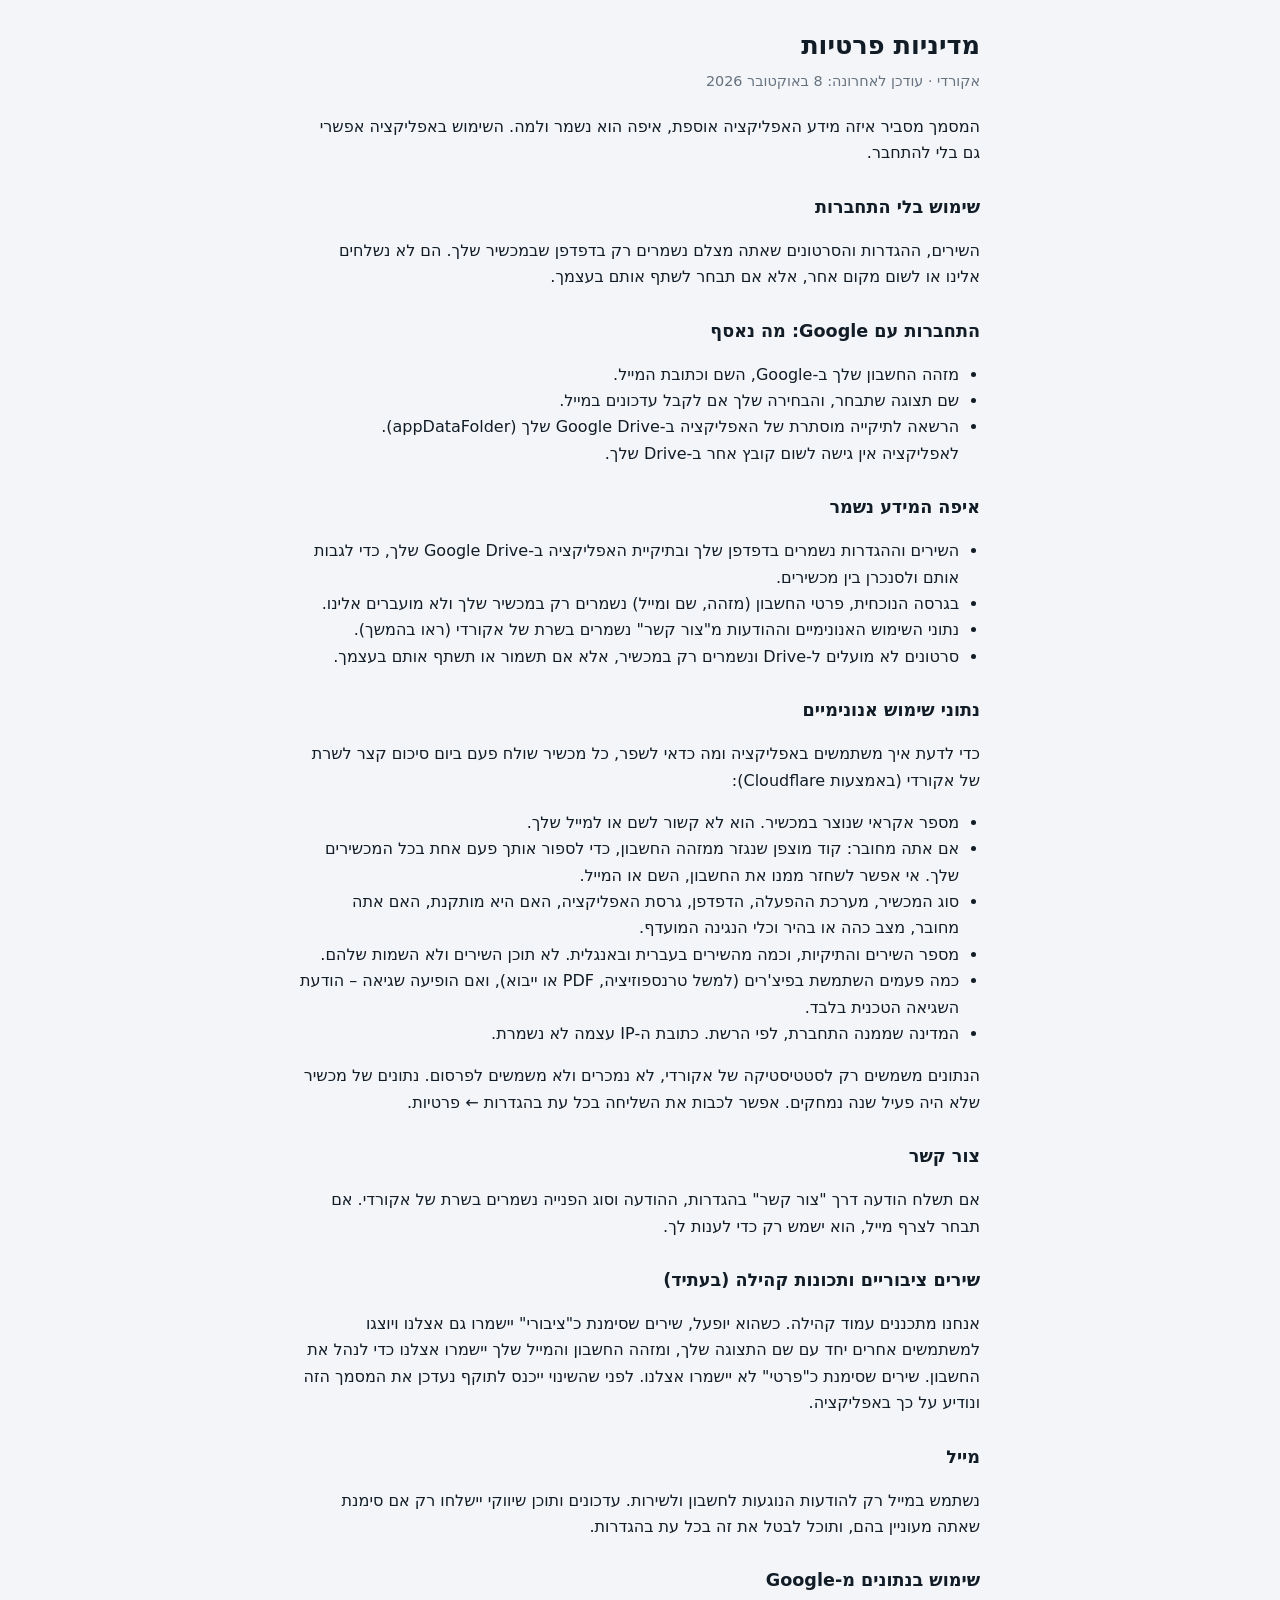
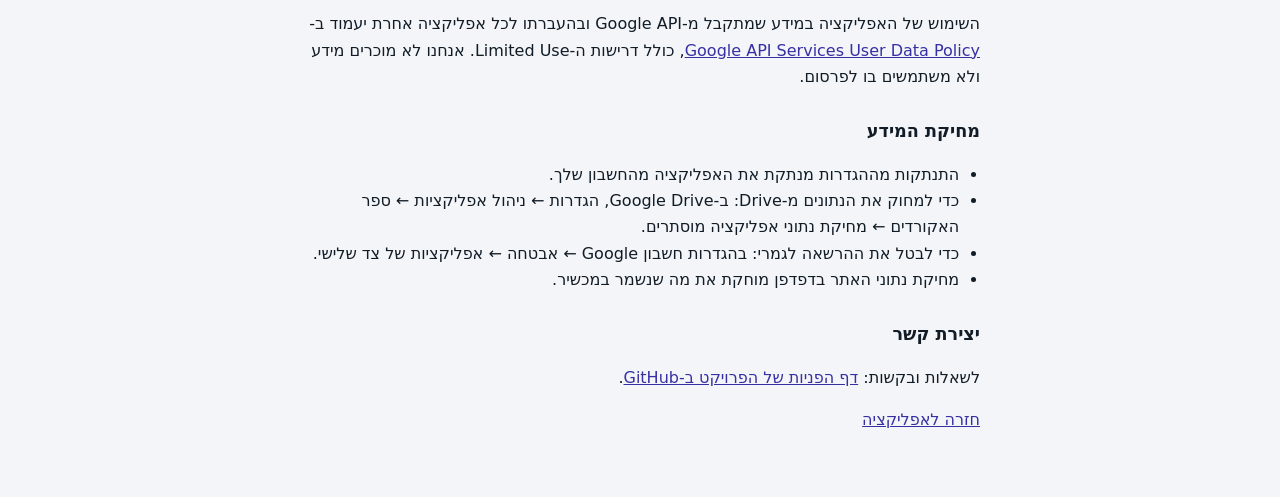
<file: privacy.html>
<!doctype html>
<html lang="he" dir="rtl"><head><meta charset="utf-8"><meta name="viewport" content="width=device-width,initial-scale=1">
<title>מדיניות פרטיות - אקורדי</title><link rel="stylesheet" href="legal.css"></head>
<body><main>
<h1>מדיניות פרטיות</h1>
<p class="d">אקורדי · עודכן לאחרונה: 8 באוקטובר 2026</p>
<p>המסמך מסביר איזה מידע האפליקציה אוספת, איפה הוא נשמר ולמה. השימוש באפליקציה אפשרי גם בלי להתחבר.</p>

<h2>שימוש בלי התחברות</h2>
<p>השירים, ההגדרות והסרטונים שאתה מצלם נשמרים רק בדפדפן שבמכשיר שלך. הם לא נשלחים אלינו או לשום מקום אחר, אלא אם תבחר לשתף אותם בעצמך.</p>

<h2>התחברות עם Google: מה נאסף</h2>
<ul>
<li>מזהה החשבון שלך ב-Google, השם וכתובת המייל.</li>
<li>שם תצוגה שתבחר, והבחירה שלך אם לקבל עדכונים במייל.</li>
<li>הרשאה לתיקייה מוסתרת של האפליקציה ב-Google Drive שלך (appDataFolder). לאפליקציה אין גישה לשום קובץ אחר ב-Drive שלך.</li>
</ul>

<h2>איפה המידע נשמר</h2>
<ul>
<li>השירים וההגדרות נשמרים בדפדפן שלך ובתיקיית האפליקציה ב-Google Drive שלך, כדי לגבות אותם ולסנכרן בין מכשירים.</li>
<li>בגרסה הנוכחית, פרטי החשבון (מזהה, שם ומייל) נשמרים רק במכשיר שלך ולא מועברים אלינו.</li>
<li>נתוני השימוש האנונימיים וההודעות מ"צור קשר" נשמרים בשרת של אקורדי (ראו בהמשך).</li>
<li>סרטונים לא מועלים ל-Drive ונשמרים רק במכשיר, אלא אם תשמור או תשתף אותם בעצמך.</li>
</ul>

<h2>נתוני שימוש אנונימיים</h2>
<p>כדי לדעת איך משתמשים באפליקציה ומה כדאי לשפר, כל מכשיר שולח פעם ביום סיכום קצר לשרת של אקורדי (באמצעות Cloudflare):</p>
<ul>
<li>מספר אקראי שנוצר במכשיר. הוא לא קשור לשם או למייל שלך.</li>
<li>אם אתה מחובר: קוד מוצפן שנגזר ממזהה החשבון, כדי לספור אותך פעם אחת בכל המכשירים שלך. אי אפשר לשחזר ממנו את החשבון, השם או המייל.</li>
<li>סוג המכשיר, מערכת ההפעלה, הדפדפן, גרסת האפליקציה, האם היא מותקנת, האם אתה מחובר, מצב כהה או בהיר וכלי הנגינה המועדף.</li>
<li>מספר השירים והתיקיות, וכמה מהשירים בעברית ובאנגלית. לא תוכן השירים ולא השמות שלהם.</li>
<li>כמה פעמים השתמשת בפיצ'רים (למשל טרנספוזיציה, PDF או ייבוא), ואם הופיעה שגיאה – הודעת השגיאה הטכנית בלבד.</li>
<li>המדינה שממנה התחברת, לפי הרשת. כתובת ה-IP עצמה לא נשמרת.</li>
</ul>
<p>הנתונים משמשים רק לסטטיסטיקה של אקורדי, לא נמכרים ולא משמשים לפרסום. נתונים של מכשיר שלא היה פעיל שנה נמחקים. אפשר לכבות את השליחה בכל עת בהגדרות ← פרטיות.</p>

<h2>צור קשר</h2>
<p>אם תשלח הודעה דרך "צור קשר" בהגדרות, ההודעה וסוג הפנייה נשמרים בשרת של אקורדי. אם תבחר לצרף מייל, הוא ישמש רק כדי לענות לך.</p>

<h2>שירים ציבוריים ותכונות קהילה (בעתיד)</h2>
<p>אנחנו מתכננים עמוד קהילה. כשהוא יופעל, שירים שסימנת כ"ציבורי" יישמרו גם אצלנו ויוצגו למשתמשים אחרים יחד עם שם התצוגה שלך, ומזהה החשבון והמייל שלך יישמרו אצלנו כדי לנהל את החשבון. שירים שסימנת כ"פרטי" לא יישמרו אצלנו. לפני שהשינוי ייכנס לתוקף נעדכן את המסמך הזה ונודיע על כך באפליקציה.</p>

<h2>מייל</h2>
<p>נשתמש במייל רק להודעות הנוגעות לחשבון ולשירות. עדכונים ותוכן שיווקי יישלחו רק אם סימנת שאתה מעוניין בהם, ותוכל לבטל את זה בכל עת בהגדרות.</p>

<h2>שימוש בנתונים מ-Google</h2>
<p>השימוש של האפליקציה במידע שמתקבל מ-Google API ובהעברתו לכל אפליקציה אחרת יעמוד ב-<a href="https://developers.google.com/terms/api-services-user-data-policy" target="_blank" rel="noopener">Google API Services User Data Policy</a>, כולל דרישות ה-Limited Use. אנחנו לא מוכרים מידע ולא משתמשים בו לפרסום.</p>

<h2>מחיקת המידע</h2>
<ul>
<li>התנתקות מההגדרות מנתקת את האפליקציה מהחשבון שלך.</li>
<li>כדי למחוק את הנתונים מ-Drive: ב-Google Drive, הגדרות ← ניהול אפליקציות ← ספר האקורדים ← מחיקת נתוני אפליקציה מוסתרים.</li>
<li>כדי לבטל את ההרשאה לגמרי: בהגדרות חשבון Google ← אבטחה ← אפליקציות של צד שלישי.</li>
<li>מחיקת נתוני האתר בדפדפן מוחקת את מה שנשמר במכשיר.</li>
</ul>

<h2>יצירת קשר</h2>
<p>לשאלות ובקשות: <a href="https://github.com/kobi2132/Chords/issues" target="_blank" rel="noopener">דף הפניות של הפרויקט ב-GitHub</a>.</p>
<p><a href="./">חזרה לאפליקציה</a></p>
</main></body></html>
</file>
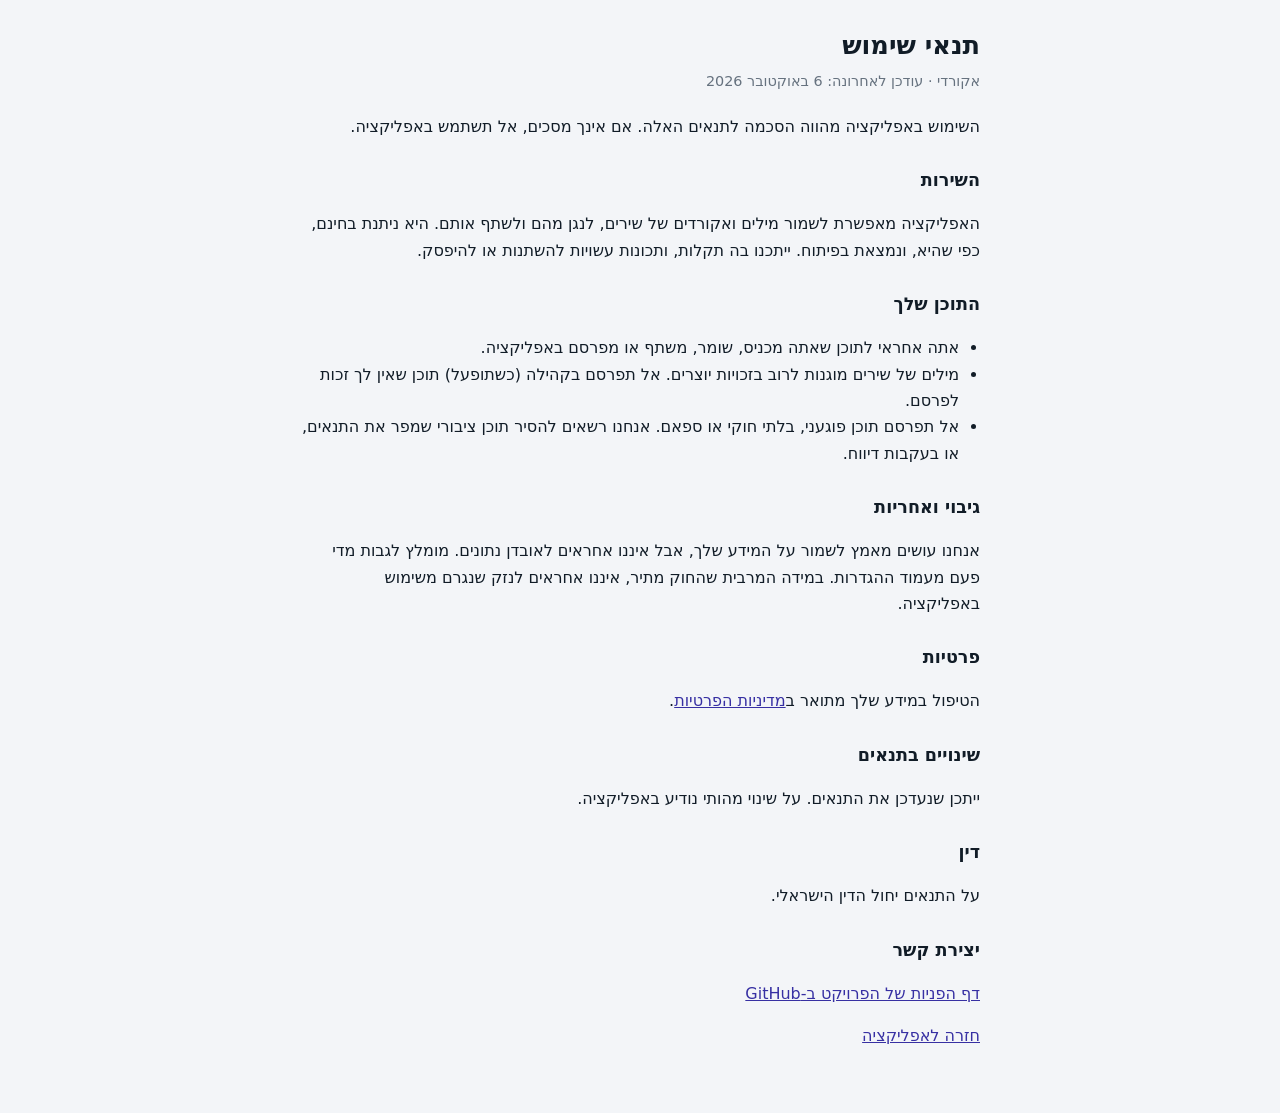
<file: terms.html>
<!doctype html>
<html lang="he" dir="rtl"><head><meta charset="utf-8"><meta name="viewport" content="width=device-width,initial-scale=1">
<title>תנאי שימוש - אקורדי</title><link rel="stylesheet" href="legal.css"></head>
<body><main>
<h1>תנאי שימוש</h1>
<p class="d">אקורדי · עודכן לאחרונה: 6 באוקטובר 2026</p>
<p>השימוש באפליקציה מהווה הסכמה לתנאים האלה. אם אינך מסכים, אל תשתמש באפליקציה.</p>

<h2>השירות</h2>
<p>האפליקציה מאפשרת לשמור מילים ואקורדים של שירים, לנגן מהם ולשתף אותם. היא ניתנת בחינם, כפי שהיא, ונמצאת בפיתוח. ייתכנו בה תקלות, ותכונות עשויות להשתנות או להיפסק.</p>

<h2>התוכן שלך</h2>
<ul>
<li>אתה אחראי לתוכן שאתה מכניס, שומר, משתף או מפרסם באפליקציה.</li>
<li>מילים של שירים מוגנות לרוב בזכויות יוצרים. אל תפרסם בקהילה (כשתופעל) תוכן שאין לך זכות לפרסם.</li>
<li>אל תפרסם תוכן פוגעני, בלתי חוקי או ספאם. אנחנו רשאים להסיר תוכן ציבורי שמפר את התנאים, או בעקבות דיווח.</li>
</ul>

<h2>גיבוי ואחריות</h2>
<p>אנחנו עושים מאמץ לשמור על המידע שלך, אבל איננו אחראים לאובדן נתונים. מומלץ לגבות מדי פעם מעמוד ההגדרות. במידה המרבית שהחוק מתיר, איננו אחראים לנזק שנגרם משימוש באפליקציה.</p>

<h2>פרטיות</h2>
<p>הטיפול במידע שלך מתואר ב<a href="privacy.html">מדיניות הפרטיות</a>.</p>

<h2>שינויים בתנאים</h2>
<p>ייתכן שנעדכן את התנאים. על שינוי מהותי נודיע באפליקציה.</p>

<h2>דין</h2>
<p>על התנאים יחול הדין הישראלי.</p>

<h2>יצירת קשר</h2>
<p><a href="https://github.com/kobi2132/Chords/issues" target="_blank" rel="noopener">דף הפניות של הפרויקט ב-GitHub</a></p>
<p><a href="./">חזרה לאפליקציה</a></p>
</main></body></html>
</file>
<file: legal.css>
:root{--bg:#f3f5f8;--fg:#111c27;--mut:#66727f;--ch:#3730a3}
@media (prefers-color-scheme:dark){:root{--bg:#10141b;--fg:#e8edf3;--mut:#93a0ad;--ch:#7dd3fc}}
body{margin:0;background:var(--bg);color:var(--fg);font-family:system-ui,"Segoe UI",Arial,"Noto Sans Hebrew",sans-serif;line-height:1.65}
main{max-width:680px;margin:0 auto;padding:24px 16px 48px}
h1{font-size:1.6rem;margin:0 0 4px}h2{font-size:1.1rem;margin:26px 0 6px}
.d{color:var(--mut);font-size:.9rem;margin:0 0 20px}a{color:var(--ch)}ul{padding-inline-start:1.3em}
</file>
